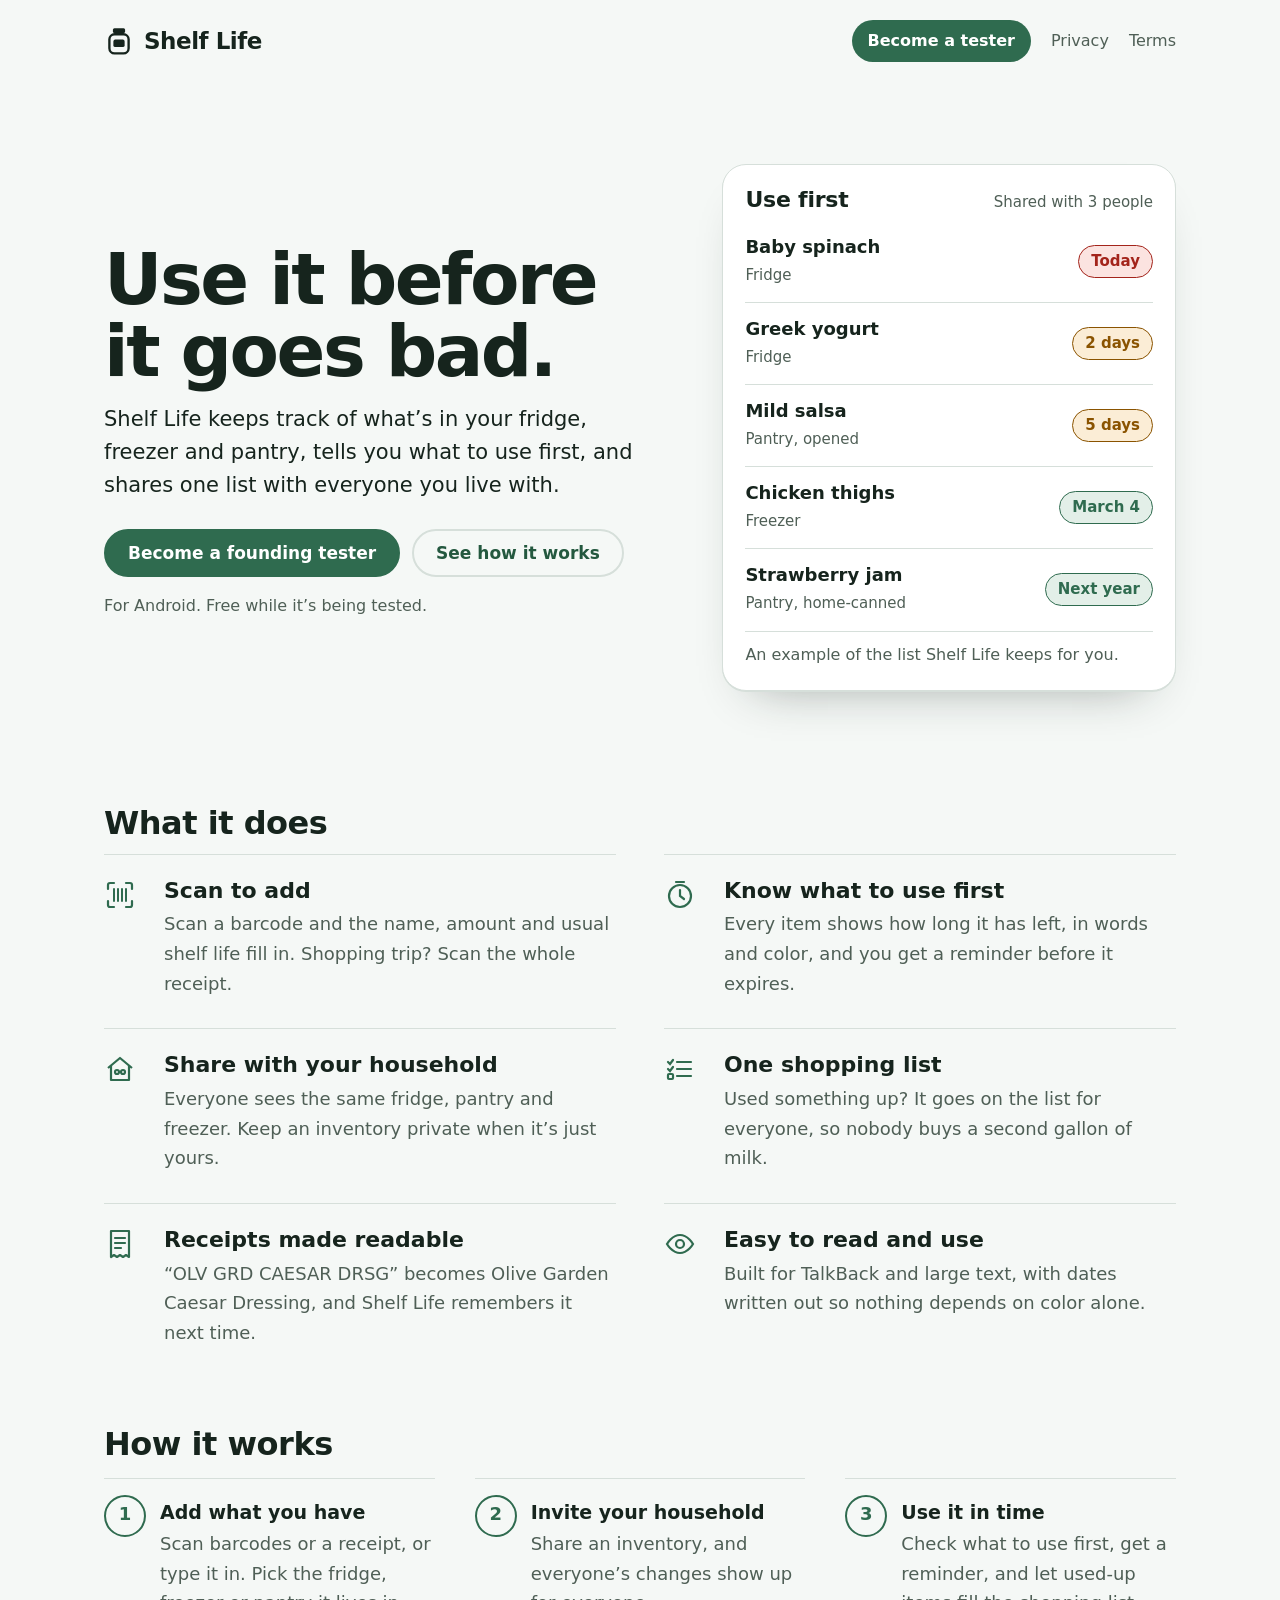
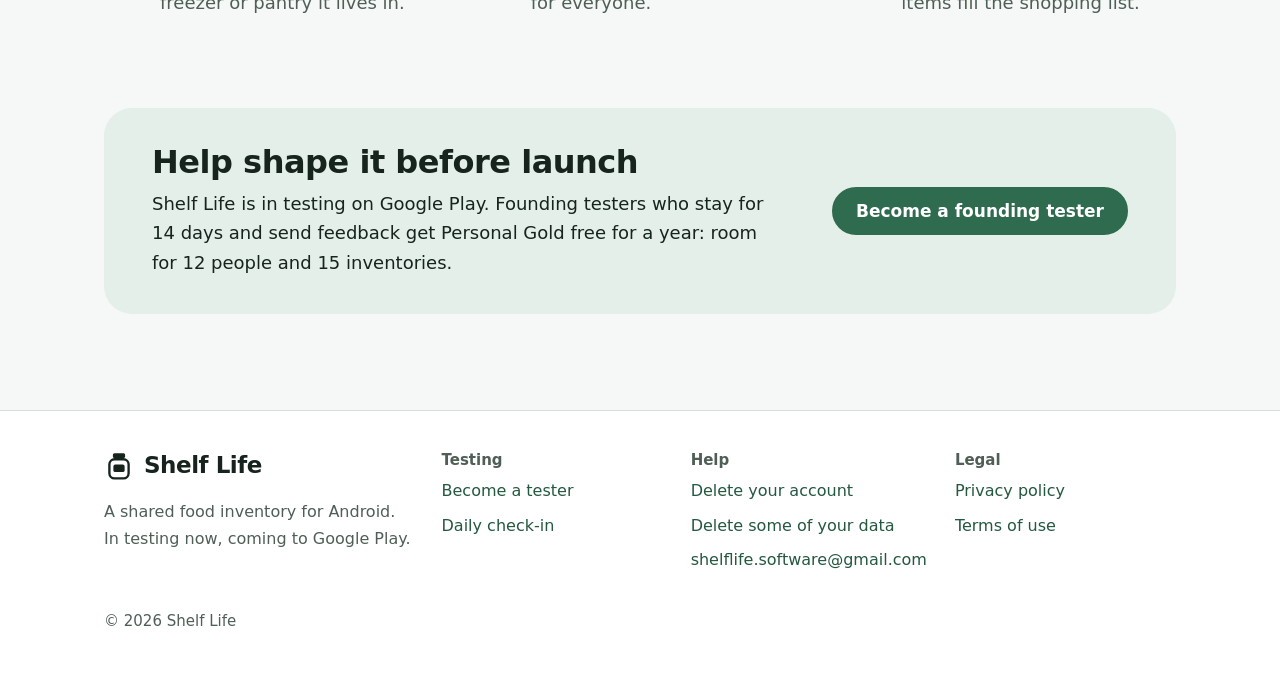
<file: index.html>
<!doctype html>
<html lang="en">
<head>
  <meta charset="utf-8">
  <meta name="viewport" content="width=device-width, initial-scale=1">
  <title>Shelf Life: know what to use before it goes bad</title>
  <meta name="description" content="Shelf Life is a shared food inventory for Android. Scan groceries in, see what to use first, get a reminder before things expire, and share one list with your household.">
  <meta property="og:title" content="Shelf Life">
  <meta property="og:description" content="Know what’s in the fridge and pantry, use it before it goes bad, and share one list with everyone you live with.">
  <meta property="og:type" content="website">
  <meta http-equiv="Content-Security-Policy" content="default-src 'self'; script-src 'self' 'unsafe-inline' https://challenges.cloudflare.com; style-src 'self' 'unsafe-inline' https://fonts.googleapis.com; font-src https://fonts.gstatic.com; img-src 'self' data:; connect-src https://ebxvcxdxijuygfoatgzl.supabase.co; frame-src https://challenges.cloudflare.com; object-src 'none'; base-uri 'none'; form-action 'self'">
  <meta name="referrer" content="strict-origin-when-cross-origin">
  <meta name="theme-color" content="#2f6b4f">
  <link rel="icon" href="data:image/svg+xml,%3Csvg xmlns='http://www.w3.org/2000/svg' viewBox='0 0 32 32'%3E%3Crect x='9.5' y='2.5' width='13' height='5' rx='1.6' fill='%232f6b4f'/%3E%3Crect x='5.75' y='8.75' width='20.5' height='20.5' rx='5.5' fill='white' stroke='%232f6b4f' stroke-width='2.5'/%3E%3Crect x='10' y='14.5' width='12' height='8' rx='2' fill='%232f6b4f'/%3E%3C/svg%3E">
  <link rel="preconnect" href="https://fonts.googleapis.com">
  <link rel="preconnect" href="https://fonts.gstatic.com" crossorigin>
  <link rel="stylesheet" href="https://fonts.googleapis.com/css2?family=Atkinson+Hyperlegible+Next:wght@400;700&family=Bricolage+Grotesque:opsz,wdth,wght@12..96,75..100,700..800&display=swap">
  <link rel="stylesheet" href="style.css">
</head>
<body>
  <a class="skip" href="#main">Skip to content</a>
  <header class="site">
    <a class="wordmark" href="./" aria-label="Shelf Life home"><svg viewBox="0 0 32 32" aria-hidden="true" focusable="false"><rect x="9.5" y="2.5" width="13" height="5" rx="1.6" fill="currentColor"/><rect x="5.75" y="8.75" width="20.5" height="20.5" rx="5.5" fill="none" stroke="currentColor" stroke-width="2.5"/><rect x="10" y="14.5" width="12" height="8" rx="2" fill="currentColor"/></svg>Shelf Life</a>
    <nav aria-label="Main">
      <a href="testers.html" class="nav-cta">Become a tester</a>
      <a href="privacy.html">Privacy</a>
      <a href="terms.html">Terms</a>
    </nav>
  </header>

  <main id="main">
    <section class="hero" aria-labelledby="hero-title">
      <div>
        <h1 id="hero-title">Use it before it goes bad.</h1>
        <p class="lead">Shelf Life keeps track of what’s in your fridge, freezer and pantry, tells you what to use first,
          and shares one list with everyone you live with.</p>
        <div class="actions">
          <a class="button" href="testers.html">Become a founding tester</a>
          <a class="button plain" href="#how">See how it works</a>
        </div>
        <p class="note">For Android. Free while it’s being tested.</p>
      </div>
      <figure class="shelf" aria-labelledby="shelf-cap">
        <header>
          <strong>Use first</strong>
          <span>Shared with 3 people</span>
        </header>
        <ul>
          <li><span class="what"><b>Baby spinach</b><small>Fridge</small></span><span class="date today">Today</span></li>
          <li><span class="what"><b>Greek yogurt</b><small>Fridge</small></span><span class="date soon">2 days</span></li>
          <li><span class="what"><b>Mild salsa</b><small>Pantry, opened</small></span><span class="date soon">5 days</span></li>
          <li><span class="what"><b>Chicken thighs</b><small>Freezer</small></span><span class="date fresh">March 4</span></li>
          <li><span class="what"><b>Strawberry jam</b><small>Pantry, home-canned</small></span><span class="date fresh">Next year</span></li>
        </ul>
        <figcaption id="shelf-cap" class="small" style="padding:10px 0 12px;border-top:1px solid var(--line)">An example of the list Shelf Life keeps for you.</figcaption>
      </figure>
    </section>

    <section aria-labelledby="what">
      <h2 id="what">What it does</h2>
      <ul class="features">
        <li><svg viewBox="0 0 32 32" fill="none" stroke="currentColor" stroke-width="2.2" stroke-linecap="round" aria-hidden="true"><path d="M4 10V6a2 2 0 0 1 2-2h4M22 4h4a2 2 0 0 1 2 2v4M28 22v4a2 2 0 0 1-2 2h-4M10 28H6a2 2 0 0 1-2-2v-4"/><path d="M10 10v12M14 10v12M18 10v12M22 10v12" stroke-width="2"/></svg><h3>Scan to add</h3><p>Scan a barcode and the name, amount and usual shelf life fill in. Shopping trip? Scan the whole receipt.</p></li>
        <li><svg viewBox="0 0 32 32" fill="none" stroke="currentColor" stroke-width="2.2" stroke-linecap="round" aria-hidden="true"><circle cx="16" cy="17" r="11"/><path d="M16 11v6l4 3M12 3h8"/></svg><h3>Know what to use first</h3><p>Every item shows how long it has left, in words and color, and you get a reminder before it expires.</p></li>
        <li><svg viewBox="0 0 32 32" fill="none" stroke="currentColor" stroke-width="2.2" stroke-linejoin="round" aria-hidden="true"><path d="M4 15 16 5l12 10"/><path d="M7 13v14h18V13"/><circle cx="13" cy="19" r="2"/><circle cx="19" cy="19" r="2"/></svg><h3>Share with your household</h3><p>Everyone sees the same fridge, pantry and freezer. Keep an inventory private when it’s just yours.</p></li>
        <li><svg viewBox="0 0 32 32" fill="none" stroke="currentColor" stroke-width="2.2" stroke-linecap="round" aria-hidden="true"><path d="M13 9h14M13 16h14M13 23h14"/><path d="m4 9 2 2 3-4M4 16l2 2 3-4"/><rect x="4" y="21" width="5" height="5" rx="1"/></svg><h3>One shopping list</h3><p>Used something up? It goes on the list for everyone, so nobody buys a second gallon of milk.</p></li>
        <li><svg viewBox="0 0 32 32" fill="none" stroke="currentColor" stroke-width="2.2" stroke-linejoin="round" aria-hidden="true"><path d="M7 3h18v26l-3-2-3 2-3-2-3 2-3-2-3 2z"/><path d="M11 10h10M11 15h10M11 20h6" stroke-linecap="round"/></svg><h3>Receipts made readable</h3><p>“OLV GRD CAESAR DRSG” becomes Olive Garden Caesar Dressing, and Shelf Life remembers it next time.</p></li>
        <li><svg viewBox="0 0 32 32" fill="none" stroke="currentColor" stroke-width="2.2" stroke-linecap="round" aria-hidden="true"><path d="M3 16s5-9 13-9 13 9 13 9-5 9-13 9S3 16 3 16z"/><circle cx="16" cy="16" r="4"/></svg><h3>Easy to read and use</h3><p>Built for TalkBack and large text, with dates written out so nothing depends on color alone.</p></li>
      </ul>
    </section>

    <section aria-labelledby="how">
      <h2 id="how">How it works</h2>
      <ol class="steps-inline">
        <li><b>Add what you have</b><span>Scan barcodes or a receipt, or type it in. Pick the fridge, freezer or pantry it lives in.</span></li>
        <li><b>Invite your household</b><span>Share an inventory, and everyone’s changes show up for everyone.</span></li>
        <li><b>Use it in time</b><span>Check what to use first, get a reminder, and let used-up items fill the shopping list.</span></li>
      </ol>
    </section>

    <section class="band" aria-labelledby="testers">
      <div>
        <h2 id="testers">Help shape it before launch</h2>
        <p>Shelf Life is in testing on Google Play. Founding testers who stay for 14 days and send feedback get
          Personal Gold free for a year: room for 12 people and 15 inventories.</p>
      </div>
      <a class="button" href="testers.html">Become a founding tester</a>
    </section>
  </main>

  <footer class="site">
    <div class="inner">
      <div class="about">
        <a class="wordmark" href="./" aria-label="Shelf Life home"><svg viewBox="0 0 32 32" aria-hidden="true" focusable="false"><rect x="9.5" y="2.5" width="13" height="5" rx="1.6" fill="currentColor"/><rect x="5.75" y="8.75" width="20.5" height="20.5" rx="5.5" fill="none" stroke="currentColor" stroke-width="2.5"/><rect x="10" y="14.5" width="12" height="8" rx="2" fill="currentColor"/></svg>Shelf Life</a>
        <p>A shared food inventory for Android. In testing now, coming to Google Play.</p>
      </div>
      <nav aria-labelledby="f-test"><h2 id="f-test">Testing</h2><ul>
        <li><a href="testers.html">Become a tester</a></li>
        <li><a href="testers.html#check-in">Daily check-in</a></li>
      </ul></nav>
      <nav aria-labelledby="f-help"><h2 id="f-help">Help</h2><ul>
        <li><a href="delete-account.html">Delete your account</a></li>
        <li><a href="delete-data.html">Delete some of your data</a></li>
        <li><a href="mailto:shelflife.software@gmail.com">shelflife.software@gmail.com</a></li>
      </ul></nav>
      <nav aria-labelledby="f-legal"><h2 id="f-legal">Legal</h2><ul>
        <li><a href="privacy.html">Privacy policy</a></li>
        <li><a href="terms.html">Terms of use</a></li>
      </ul></nav>
      <p class="legal">© 2026 Shelf Life</p>
    </div>
  </footer>
</body>
</html>
</file>
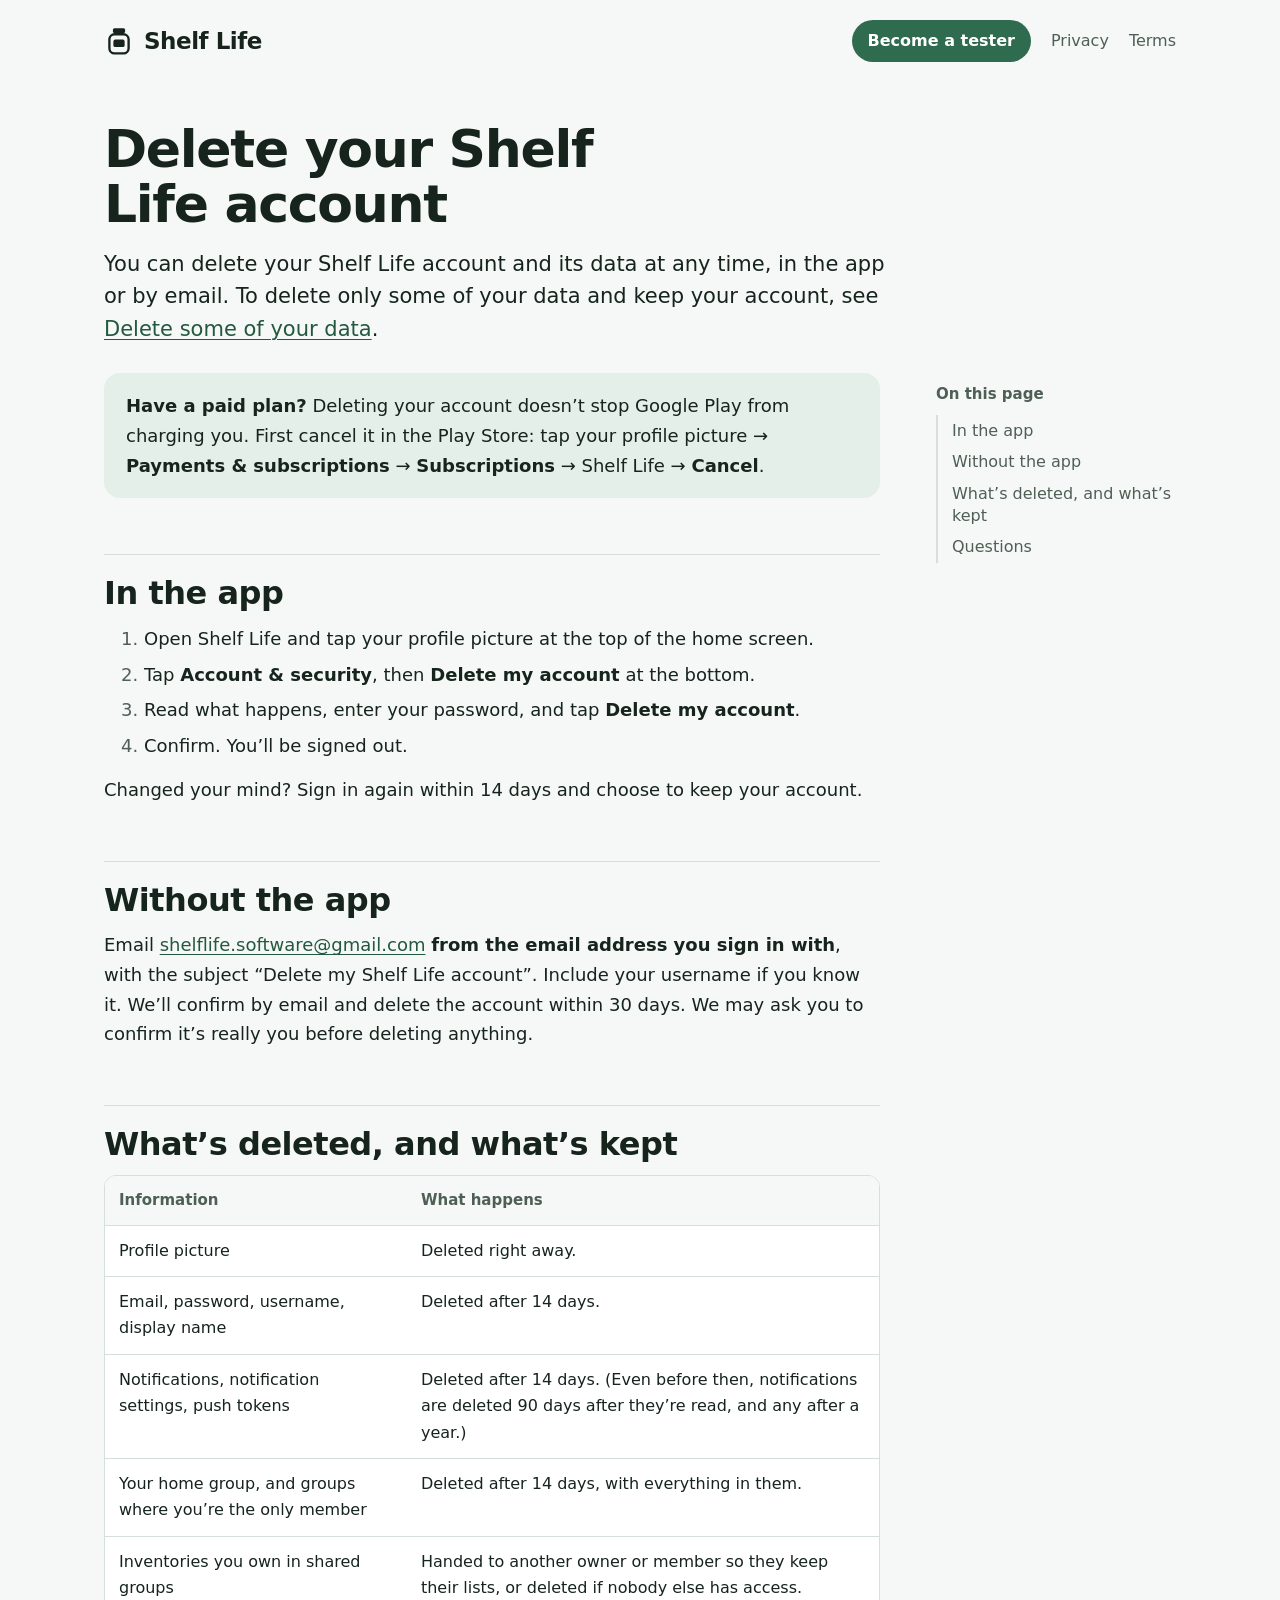
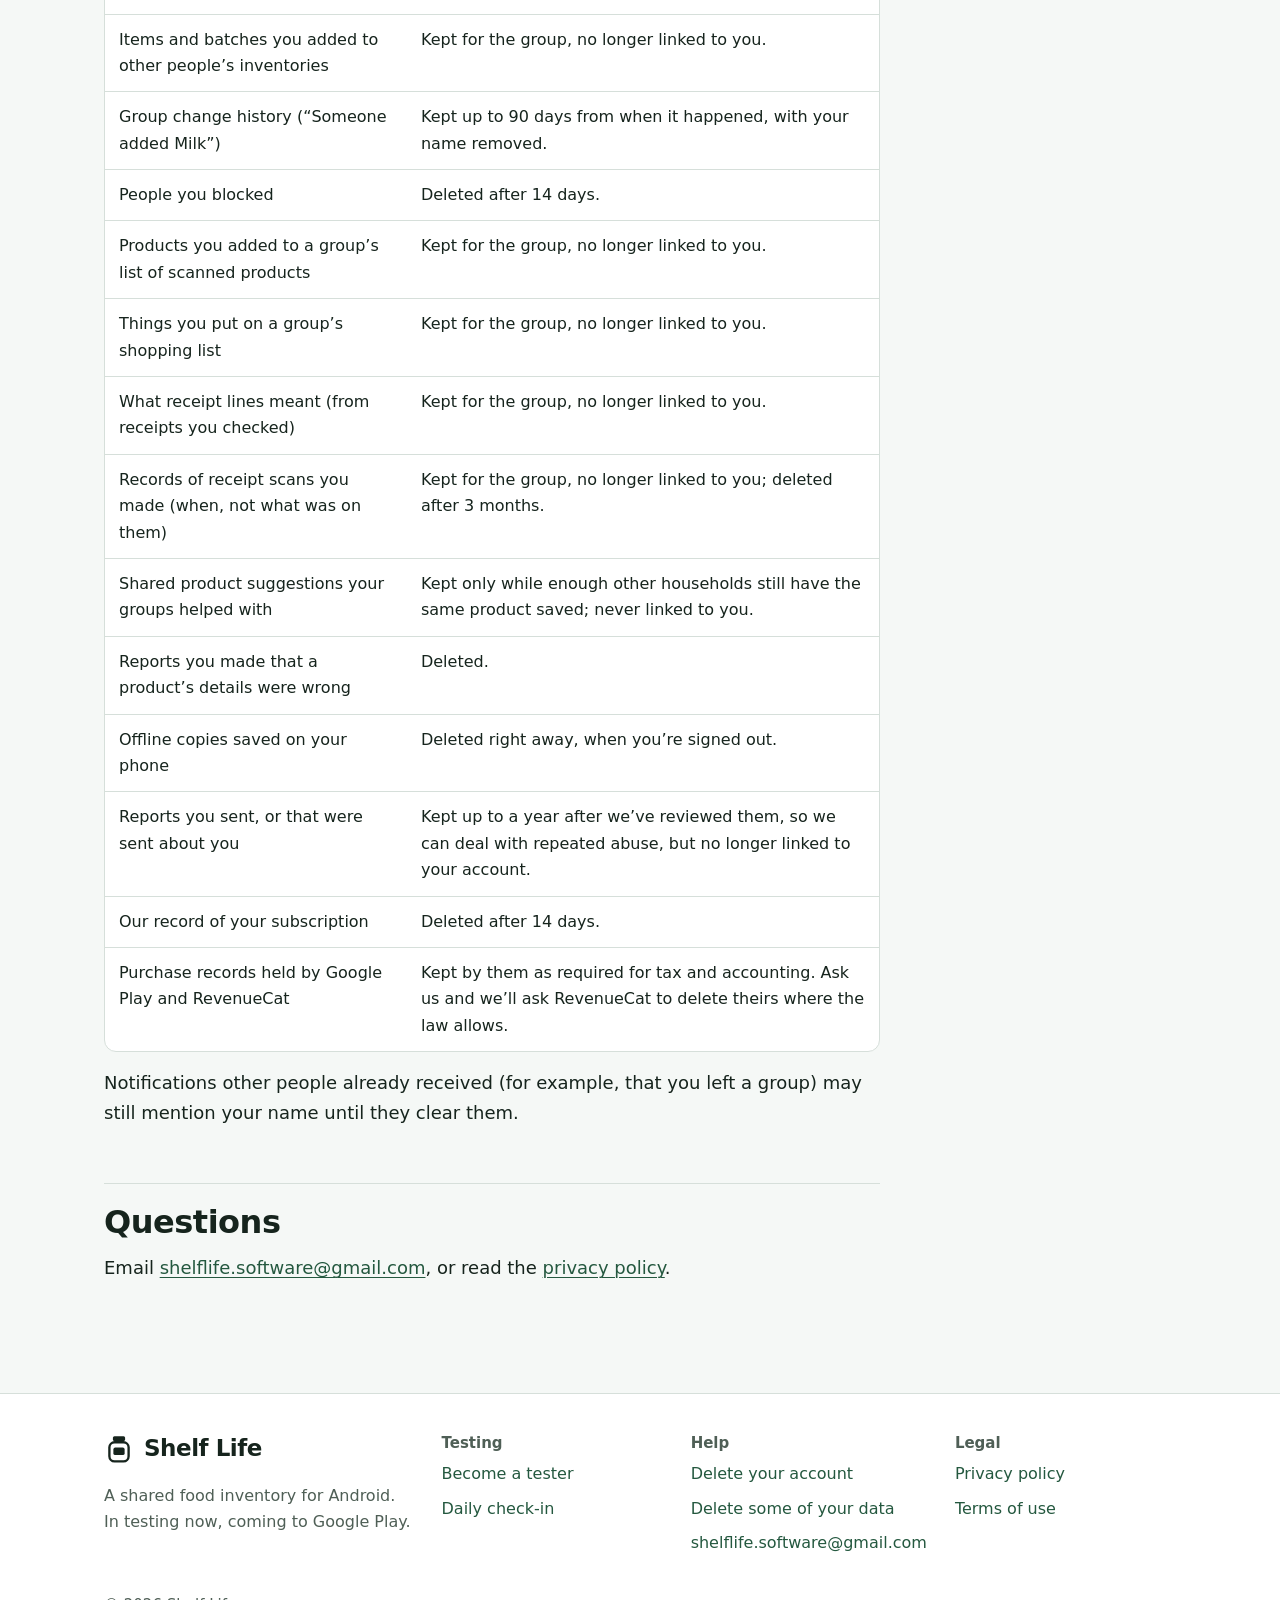
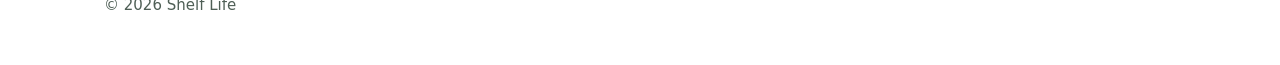
<file: delete-account.html>
<!doctype html>
<html lang="en">
<head>
  <meta charset="utf-8">
  <meta name="viewport" content="width=device-width, initial-scale=1">
  <title>Delete Your Account · Shelf Life</title>
  <meta name="description" content="How to delete your Shelf Life account and data, and what is deleted or kept.">
  <meta http-equiv="Content-Security-Policy" content="default-src 'self'; script-src 'self' 'unsafe-inline' https://challenges.cloudflare.com; style-src 'self' 'unsafe-inline' https://fonts.googleapis.com; font-src https://fonts.gstatic.com; img-src 'self' data:; connect-src https://ebxvcxdxijuygfoatgzl.supabase.co; frame-src https://challenges.cloudflare.com; object-src 'none'; base-uri 'none'; form-action 'self'">
  <meta name="referrer" content="strict-origin-when-cross-origin">
  <meta name="theme-color" content="#2f6b4f">
  <link rel="icon" href="data:image/svg+xml,%3Csvg xmlns='http://www.w3.org/2000/svg' viewBox='0 0 32 32'%3E%3Crect x='9.5' y='2.5' width='13' height='5' rx='1.6' fill='%232f6b4f'/%3E%3Crect x='5.75' y='8.75' width='20.5' height='20.5' rx='5.5' fill='white' stroke='%232f6b4f' stroke-width='2.5'/%3E%3Crect x='10' y='14.5' width='12' height='8' rx='2' fill='%232f6b4f'/%3E%3C/svg%3E">
  <link rel="preconnect" href="https://fonts.googleapis.com">
  <link rel="preconnect" href="https://fonts.gstatic.com" crossorigin>
  <link rel="stylesheet" href="https://fonts.googleapis.com/css2?family=Atkinson+Hyperlegible+Next:wght@400;700&family=Bricolage+Grotesque:opsz,wdth,wght@12..96,75..100,700..800&display=swap">
  <link rel="stylesheet" href="style.css">
</head>
<body>
  <a class="skip" href="#main">Skip to content</a>
  <header class="site">
    <a class="wordmark" href="./" aria-label="Shelf Life home"><svg viewBox="0 0 32 32" aria-hidden="true" focusable="false"><rect x="9.5" y="2.5" width="13" height="5" rx="1.6" fill="currentColor"/><rect x="5.75" y="8.75" width="20.5" height="20.5" rx="5.5" fill="none" stroke="currentColor" stroke-width="2.5"/><rect x="10" y="14.5" width="12" height="8" rx="2" fill="currentColor"/></svg>Shelf Life</a>
    <nav aria-label="Main">
      <a href="testers.html" class="nav-cta">Become a tester</a>
      <a href="privacy.html">Privacy</a>
      <a href="terms.html">Terms</a>
    </nav>
  </header>

  <main id="main">
    <div class="page-head">
    <h1>Delete your Shelf Life account</h1>
    <p class="lead">You can delete your Shelf Life account and its data at any time, in the app or by email.
      To delete only some of your data and keep your account, see <a href="delete-data.html">Delete some of your data</a>.</p>
    </div>
    <div class="doc">
      <aside class="toc" aria-labelledby="toc-title">
        <div class="sticky">
          <details open>
            <summary>On this page</summary>
            <h2 id="toc-title">On this page</h2>
            <ol>
            <li><a href="#in-app">In the app</a></li>
            <li><a href="#by-email">Without the app</a></li>
            <li><a href="#what-happens">What’s deleted, and what’s kept</a></li>
            <li><a href="#questions">Questions</a></li>
            </ol>
          </details>
        </div>
      </aside>
      <div class="body">
      <div class="box">
        <p><strong>Have a paid plan?</strong> Deleting your account doesn’t stop Google Play from charging you.
          First cancel it in the Play Store: tap your profile picture → <strong>Payments &amp; subscriptions</strong>
          → <strong>Subscriptions</strong> → Shelf Life → <strong>Cancel</strong>.</p>
      </div>

      <h2 id="in-app">In the app</h2>
      <ol>
        <li>Open Shelf Life and tap your profile picture at the top of the home screen.</li>
        <li>Tap <strong>Account &amp; security</strong>, then <strong>Delete my account</strong> at the bottom.</li>
        <li>Read what happens, enter your password, and tap <strong>Delete my account</strong>.</li>
        <li>Confirm. You’ll be signed out.</li>
      </ol>
      <p>Changed your mind? Sign in again within 14 days and choose to keep your account.</p>

      <h2 id="by-email">Without the app</h2>
      <p>Email <a href="mailto:shelflife.software@gmail.com?subject=Delete%20my%20Shelf%20Life%20account">shelflife.software@gmail.com</a>
        <strong>from the email address you sign in with</strong>, with the subject “Delete my Shelf Life account”.
        Include your username if you know it. We’ll confirm by email and delete the account within 30 days.
        We may ask you to confirm it’s really you before deleting anything.</p>

      <h2 id="what-happens">What’s deleted, and what’s kept</h2>
      <div class="table-wrap">
        <table>
          <thead><tr><th scope="col">Information</th><th scope="col">What happens</th></tr></thead>
          <tbody>
            <tr><td>Profile picture</td><td>Deleted right away.</td></tr>
            <tr><td>Email, password, username, display name</td><td>Deleted after 14 days.</td></tr>
            <tr><td>Notifications, notification settings, push tokens</td><td>Deleted after 14 days. (Even before then, notifications are deleted 90 days after they’re read, and any after a year.)</td></tr>
            <tr><td>Your home group, and groups where you’re the only member</td><td>Deleted after 14 days, with everything in them.</td></tr>
            <tr><td>Inventories you own in shared groups</td><td>Handed to another owner or member so they keep their lists, or deleted if nobody else has access.</td></tr>
            <tr><td>Items and batches you added to other people’s inventories</td><td>Kept for the group, no longer linked to you.</td></tr>
            <tr><td>Group change history (“Someone added Milk”)</td><td>Kept up to 90 days from when it happened, with your name removed.</td></tr>
            <tr><td>People you blocked</td><td>Deleted after 14 days.</td></tr>
            <tr><td>Products you added to a group’s list of scanned products</td><td>Kept for the group, no longer linked to you.</td></tr>
            <tr><td>Things you put on a group’s shopping list</td><td>Kept for the group, no longer linked to you.</td></tr>
            <tr><td>What receipt lines meant (from receipts you checked)</td><td>Kept for the group, no longer linked to you.</td></tr>
            <tr><td>Records of receipt scans you made (when, not what was on them)</td><td>Kept for the group, no longer linked to you; deleted after 3 months.</td></tr>
            <tr><td>Shared product suggestions your groups helped with</td><td>Kept only while enough other households still have the same product saved; never linked to you.</td></tr>
            <tr><td>Reports you made that a product’s details were wrong</td><td>Deleted.</td></tr>
            <tr><td>Offline copies saved on your phone</td><td>Deleted right away, when you’re signed out.</td></tr>
            <tr><td>Reports you sent, or that were sent about you</td><td>Kept up to a year after we’ve reviewed them, so we can
              deal with repeated abuse, but no longer linked to your account.</td></tr>
            <tr><td>Our record of your subscription</td><td>Deleted after 14 days.</td></tr>
            <tr><td>Purchase records held by Google Play and RevenueCat</td><td>Kept by them as required for tax and accounting.
              Ask us and we’ll ask RevenueCat to delete theirs where the law allows.</td></tr>
          </tbody>
        </table>
      </div>
      <p>Notifications other people already received (for example, that you left a group) may still mention your name
        until they clear them.</p>

      <h2 id="questions">Questions</h2>
      <p>Email <a href="mailto:shelflife.software@gmail.com">shelflife.software@gmail.com</a>, or read the
        <a href="privacy.html">privacy policy</a>.</p>
      </div>
    </div>
  </main>
  <script>
    // "On this page" starts folded on phones; it sits beside the text on wide screens.
    if (!matchMedia('(min-width: 1000px)').matches) document.querySelectorAll('.toc details').forEach(function (d) { d.open = false; });
  </script>

  <footer class="site">
    <div class="inner">
      <div class="about">
        <a class="wordmark" href="./" aria-label="Shelf Life home"><svg viewBox="0 0 32 32" aria-hidden="true" focusable="false"><rect x="9.5" y="2.5" width="13" height="5" rx="1.6" fill="currentColor"/><rect x="5.75" y="8.75" width="20.5" height="20.5" rx="5.5" fill="none" stroke="currentColor" stroke-width="2.5"/><rect x="10" y="14.5" width="12" height="8" rx="2" fill="currentColor"/></svg>Shelf Life</a>
        <p>A shared food inventory for Android. In testing now, coming to Google Play.</p>
      </div>
      <nav aria-labelledby="f-test"><h2 id="f-test">Testing</h2><ul>
        <li><a href="testers.html">Become a tester</a></li>
        <li><a href="testers.html#check-in">Daily check-in</a></li>
      </ul></nav>
      <nav aria-labelledby="f-help"><h2 id="f-help">Help</h2><ul>
        <li><a href="delete-account.html">Delete your account</a></li>
        <li><a href="delete-data.html">Delete some of your data</a></li>
        <li><a href="mailto:shelflife.software@gmail.com">shelflife.software@gmail.com</a></li>
      </ul></nav>
      <nav aria-labelledby="f-legal"><h2 id="f-legal">Legal</h2><ul>
        <li><a href="privacy.html">Privacy policy</a></li>
        <li><a href="terms.html">Terms of use</a></li>
      </ul></nav>
      <p class="legal">© 2026 Shelf Life</p>
    </div>
  </footer>
</body>
</html>
</file>
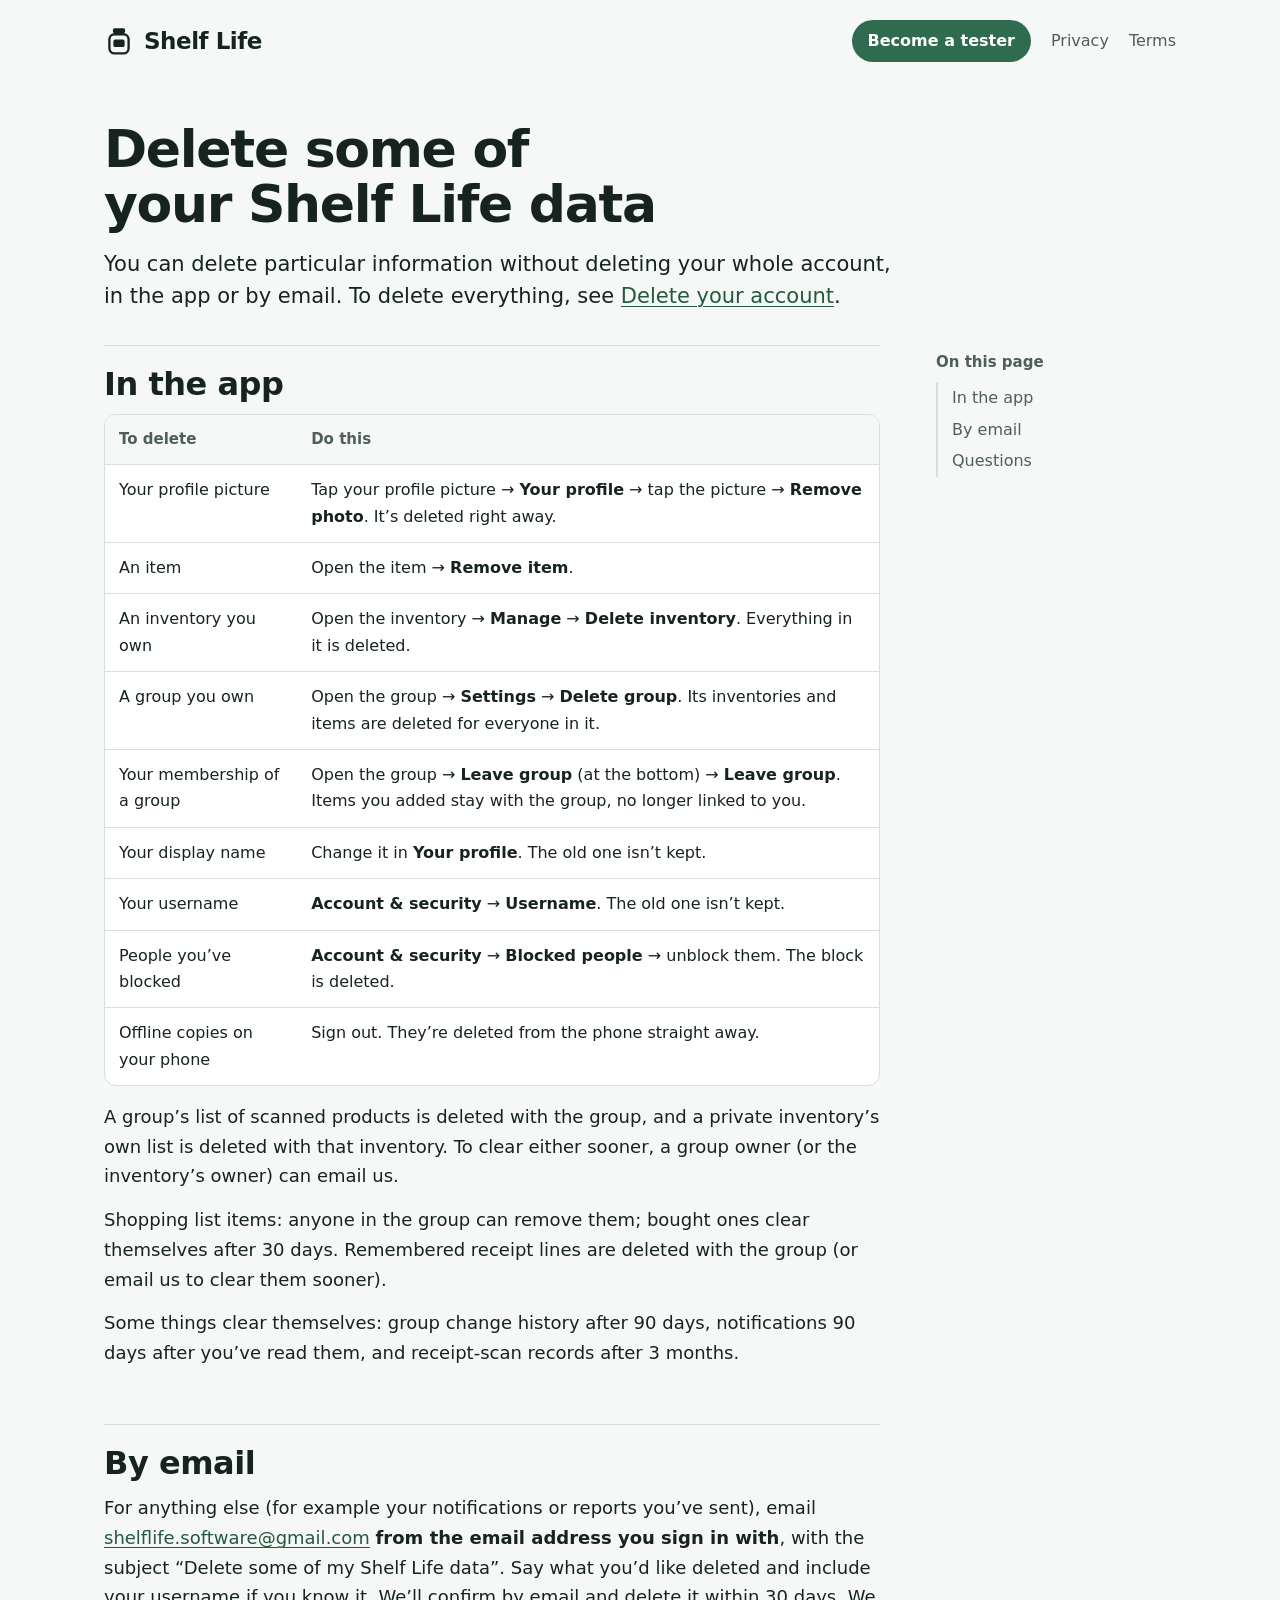
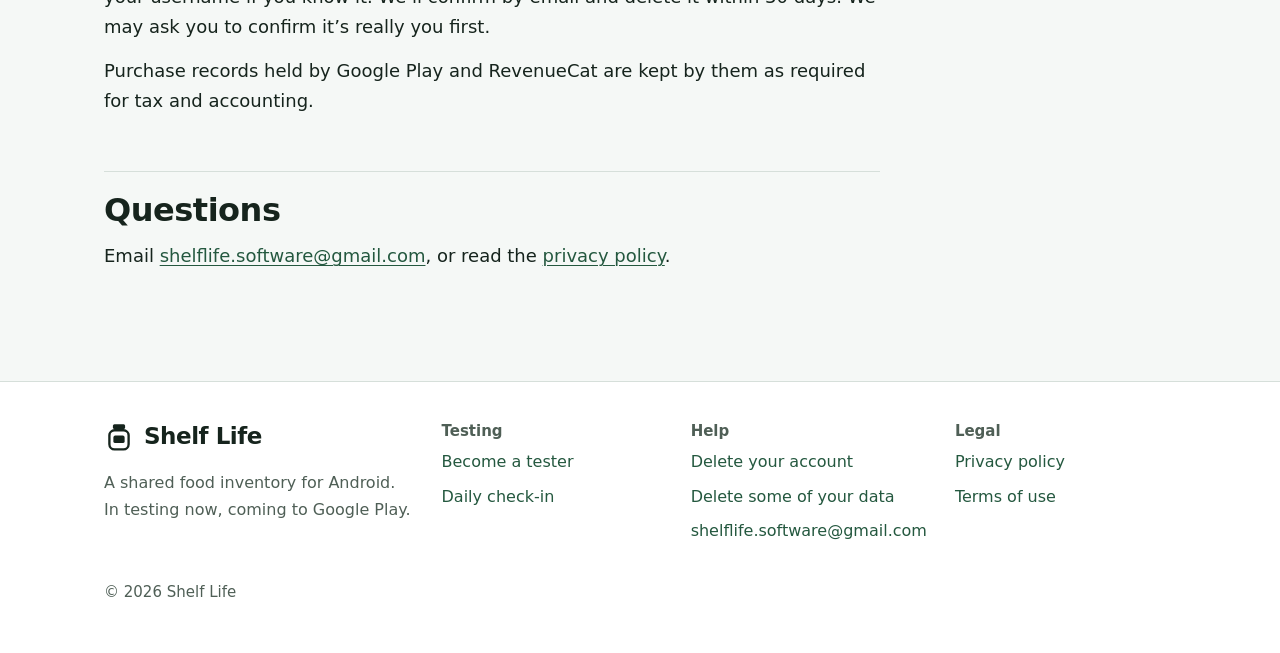
<file: delete-data.html>
<!doctype html>
<html lang="en">
<head>
  <meta charset="utf-8">
  <meta name="viewport" content="width=device-width, initial-scale=1">
  <title>Delete Some Data · Shelf Life</title>
  <meta name="description" content="How to delete some of your Shelf Life data without deleting your account.">
  <meta http-equiv="Content-Security-Policy" content="default-src 'self'; script-src 'self' 'unsafe-inline' https://challenges.cloudflare.com; style-src 'self' 'unsafe-inline' https://fonts.googleapis.com; font-src https://fonts.gstatic.com; img-src 'self' data:; connect-src https://ebxvcxdxijuygfoatgzl.supabase.co; frame-src https://challenges.cloudflare.com; object-src 'none'; base-uri 'none'; form-action 'self'">
  <meta name="referrer" content="strict-origin-when-cross-origin">
  <meta name="theme-color" content="#2f6b4f">
  <link rel="icon" href="data:image/svg+xml,%3Csvg xmlns='http://www.w3.org/2000/svg' viewBox='0 0 32 32'%3E%3Crect x='9.5' y='2.5' width='13' height='5' rx='1.6' fill='%232f6b4f'/%3E%3Crect x='5.75' y='8.75' width='20.5' height='20.5' rx='5.5' fill='white' stroke='%232f6b4f' stroke-width='2.5'/%3E%3Crect x='10' y='14.5' width='12' height='8' rx='2' fill='%232f6b4f'/%3E%3C/svg%3E">
  <link rel="preconnect" href="https://fonts.googleapis.com">
  <link rel="preconnect" href="https://fonts.gstatic.com" crossorigin>
  <link rel="stylesheet" href="https://fonts.googleapis.com/css2?family=Atkinson+Hyperlegible+Next:wght@400;700&family=Bricolage+Grotesque:opsz,wdth,wght@12..96,75..100,700..800&display=swap">
  <link rel="stylesheet" href="style.css">
</head>
<body>
  <a class="skip" href="#main">Skip to content</a>
  <header class="site">
    <a class="wordmark" href="./" aria-label="Shelf Life home"><svg viewBox="0 0 32 32" aria-hidden="true" focusable="false"><rect x="9.5" y="2.5" width="13" height="5" rx="1.6" fill="currentColor"/><rect x="5.75" y="8.75" width="20.5" height="20.5" rx="5.5" fill="none" stroke="currentColor" stroke-width="2.5"/><rect x="10" y="14.5" width="12" height="8" rx="2" fill="currentColor"/></svg>Shelf Life</a>
    <nav aria-label="Main">
      <a href="testers.html" class="nav-cta">Become a tester</a>
      <a href="privacy.html">Privacy</a>
      <a href="terms.html">Terms</a>
    </nav>
  </header>

  <main id="main">
    <div class="page-head">
    <h1>Delete some of your Shelf Life data</h1>
    <p class="lead">You can delete particular information without deleting your whole account, in the app or by email.
      To delete everything, see <a href="delete-account.html">Delete your account</a>.</p>
    </div>
    <div class="doc">
      <aside class="toc" aria-labelledby="toc-title">
        <div class="sticky">
          <details open>
            <summary>On this page</summary>
            <h2 id="toc-title">On this page</h2>
            <ol>
            <li><a href="#in-app">In the app</a></li>
            <li><a href="#by-email">By email</a></li>
            <li><a href="#questions">Questions</a></li>
            </ol>
          </details>
        </div>
      </aside>
      <div class="body">
      <h2 id="in-app">In the app</h2>
      <div class="table-wrap"><table>
        <thead><tr><th>To delete</th><th>Do this</th></tr></thead>
        <tbody>
          <tr><td>Your profile picture</td><td>Tap your profile picture → <strong>Your profile</strong> → tap the picture → <strong>Remove photo</strong>. It’s deleted right away.</td></tr>
          <tr><td>An item</td><td>Open the item → <strong>Remove item</strong>.</td></tr>
          <tr><td>An inventory you own</td><td>Open the inventory → <strong>Manage</strong> → <strong>Delete inventory</strong>. Everything in it is deleted.</td></tr>
          <tr><td>A group you own</td><td>Open the group → <strong>Settings</strong> → <strong>Delete group</strong>. Its inventories and items are deleted for everyone in it.</td></tr>
          <tr><td>Your membership of a group</td><td>Open the group → <strong>Leave group</strong> (at the bottom) → <strong>Leave group</strong>. Items you added stay with the group, no longer linked to you.</td></tr>
          <tr><td>Your display name</td><td>Change it in <strong>Your profile</strong>. The old one isn’t kept.</td></tr>
          <tr><td>Your username</td><td><strong>Account &amp; security</strong> → <strong>Username</strong>. The old one isn’t kept.</td></tr>
          <tr><td>People you’ve blocked</td><td><strong>Account &amp; security</strong> → <strong>Blocked people</strong> → unblock them. The block is deleted.</td></tr>
          <tr><td>Offline copies on your phone</td><td>Sign out. They’re deleted from the phone straight away.</td></tr>
        </tbody>
      </table></div>
      <p>A group’s list of scanned products is deleted with the group, and a private inventory’s own list is
        deleted with that inventory. To clear either sooner, a group owner (or the inventory’s owner) can email us.</p>
      <p>Shopping list items: anyone in the group can remove them; bought ones clear themselves after 30 days.
        Remembered receipt lines are deleted with the group (or email us to clear them sooner).</p>
      <p>Some things clear themselves: group change history after 90 days, notifications 90 days after you’ve read
        them, and receipt-scan records after 3 months.</p>

      <h2 id="by-email">By email</h2>
      <p>For anything else (for example your notifications or reports you’ve sent), email
        <a href="mailto:shelflife.software@gmail.com?subject=Delete%20some%20of%20my%20Shelf%20Life%20data">shelflife.software@gmail.com</a>
        <strong>from the email address you sign in with</strong>, with the subject “Delete some of my Shelf Life data”.
        Say what you’d like deleted and include your username if you know it. We’ll confirm by email and delete it
        within 30 days. We may ask you to confirm it’s really you first.</p>
      <p>Purchase records held by Google Play and RevenueCat are kept by them as required for tax and accounting.</p>

      <h2 id="questions">Questions</h2>
      <p>Email <a href="mailto:shelflife.software@gmail.com">shelflife.software@gmail.com</a>, or read the
        <a href="privacy.html">privacy policy</a>.</p>
      </div>
    </div>
  </main>
  <script>
    // "On this page" starts folded on phones; it sits beside the text on wide screens.
    if (!matchMedia('(min-width: 1000px)').matches) document.querySelectorAll('.toc details').forEach(function (d) { d.open = false; });
  </script>

  <footer class="site">
    <div class="inner">
      <div class="about">
        <a class="wordmark" href="./" aria-label="Shelf Life home"><svg viewBox="0 0 32 32" aria-hidden="true" focusable="false"><rect x="9.5" y="2.5" width="13" height="5" rx="1.6" fill="currentColor"/><rect x="5.75" y="8.75" width="20.5" height="20.5" rx="5.5" fill="none" stroke="currentColor" stroke-width="2.5"/><rect x="10" y="14.5" width="12" height="8" rx="2" fill="currentColor"/></svg>Shelf Life</a>
        <p>A shared food inventory for Android. In testing now, coming to Google Play.</p>
      </div>
      <nav aria-labelledby="f-test"><h2 id="f-test">Testing</h2><ul>
        <li><a href="testers.html">Become a tester</a></li>
        <li><a href="testers.html#check-in">Daily check-in</a></li>
      </ul></nav>
      <nav aria-labelledby="f-help"><h2 id="f-help">Help</h2><ul>
        <li><a href="delete-account.html">Delete your account</a></li>
        <li><a href="delete-data.html">Delete some of your data</a></li>
        <li><a href="mailto:shelflife.software@gmail.com">shelflife.software@gmail.com</a></li>
      </ul></nav>
      <nav aria-labelledby="f-legal"><h2 id="f-legal">Legal</h2><ul>
        <li><a href="privacy.html">Privacy policy</a></li>
        <li><a href="terms.html">Terms of use</a></li>
      </ul></nav>
      <p class="legal">© 2026 Shelf Life</p>
    </div>
  </footer>
</body>
</html>
</file>
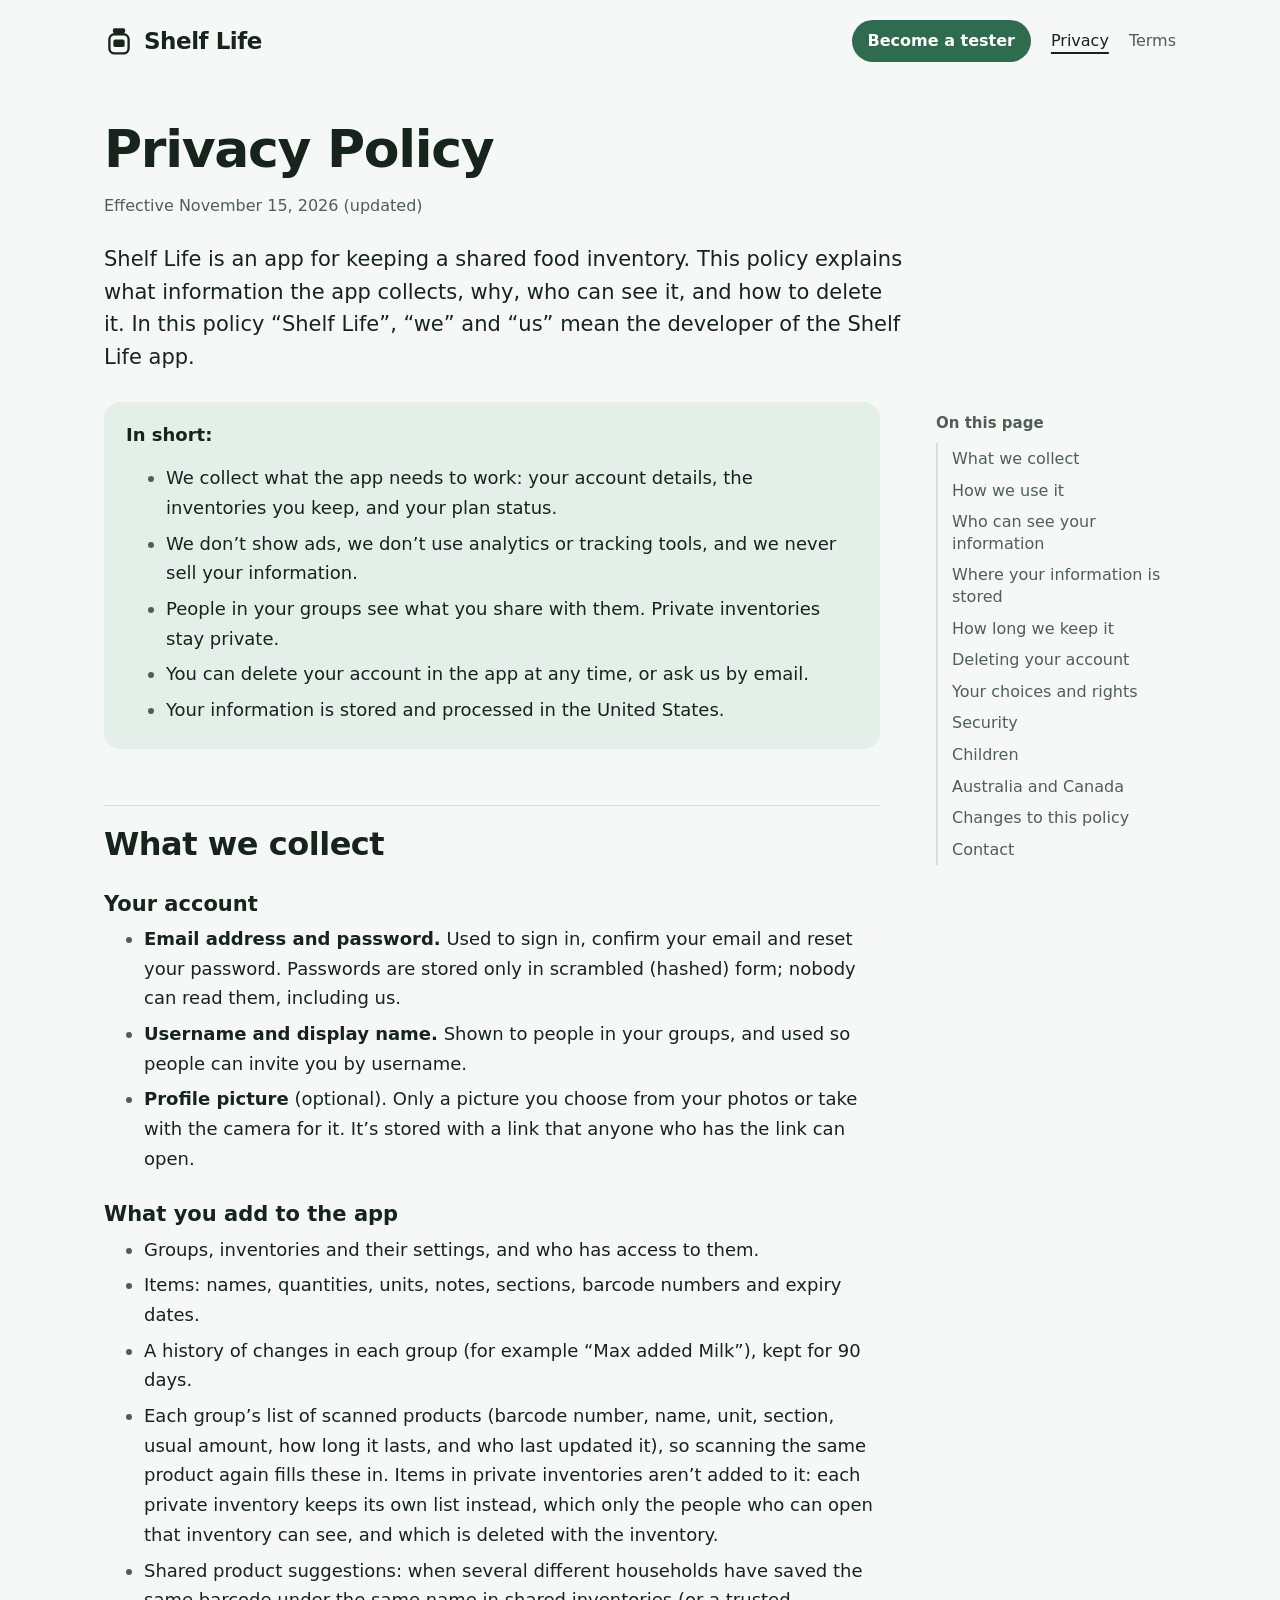
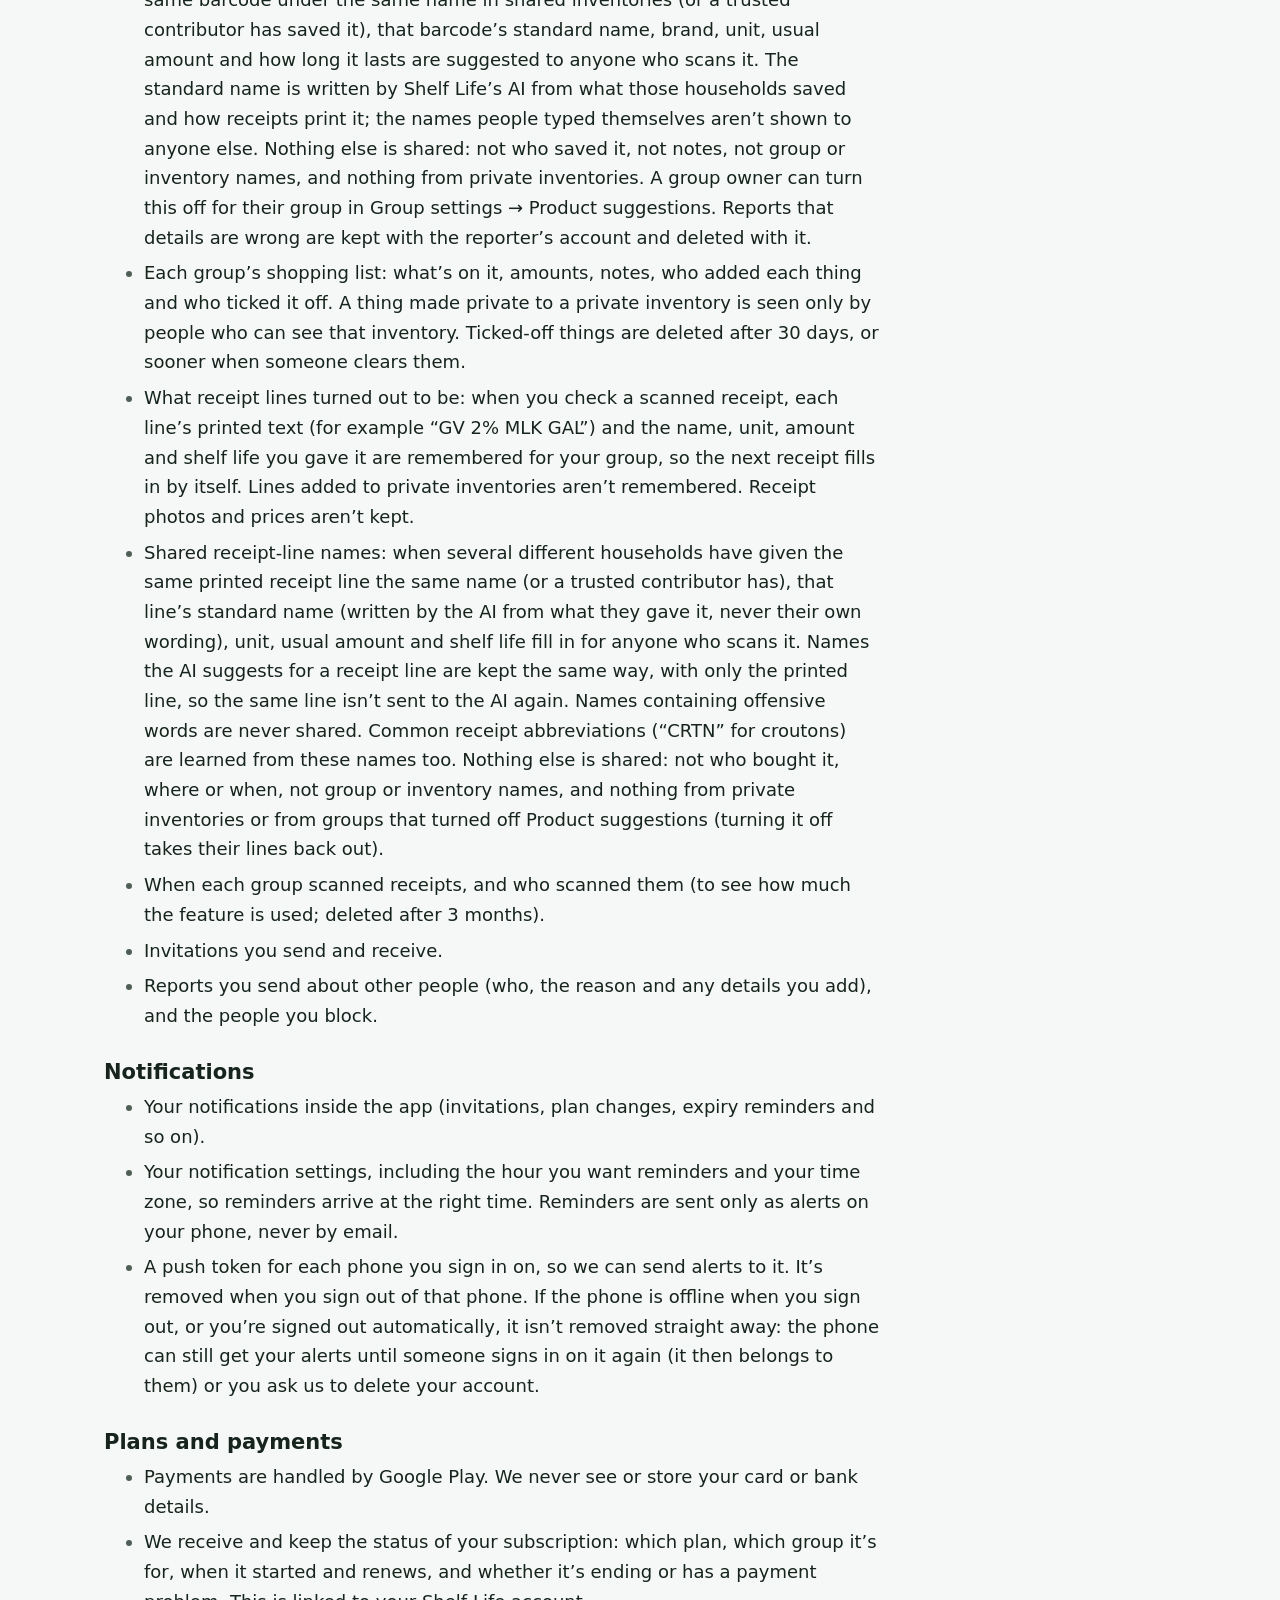
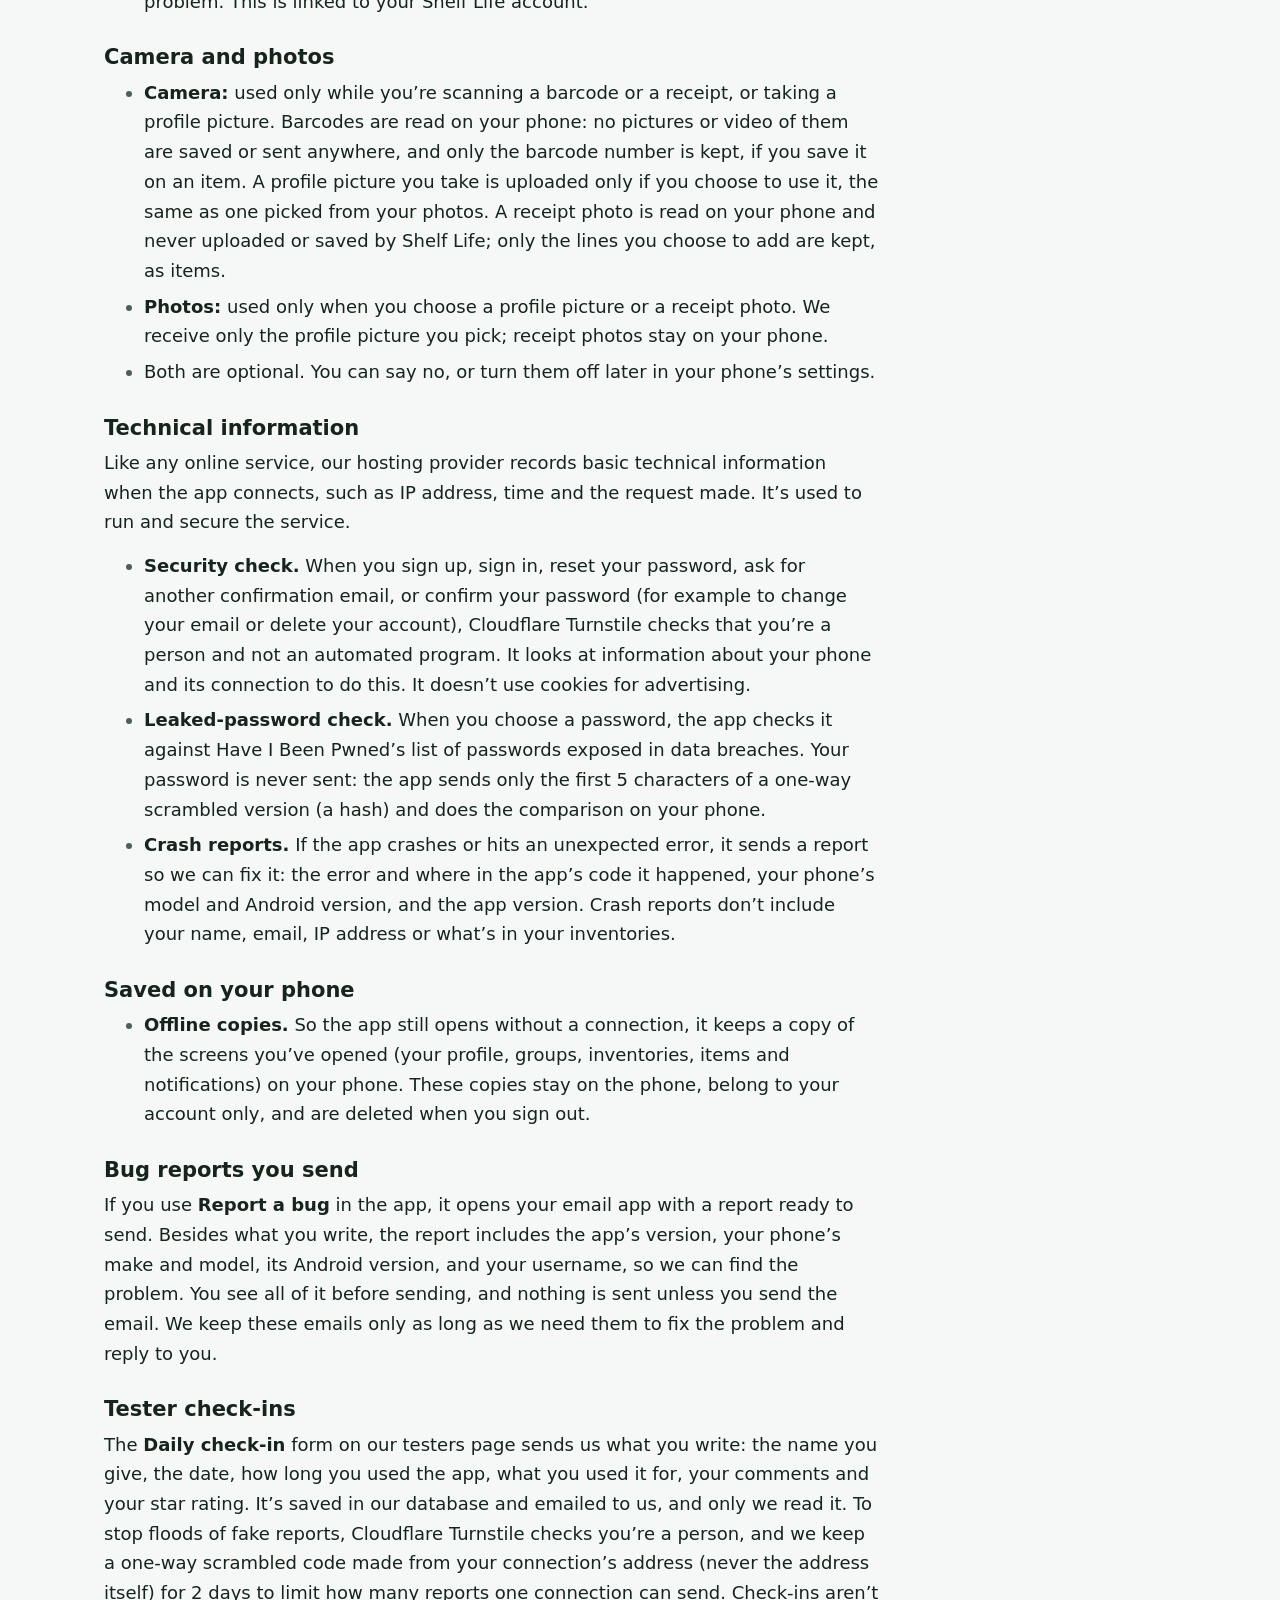
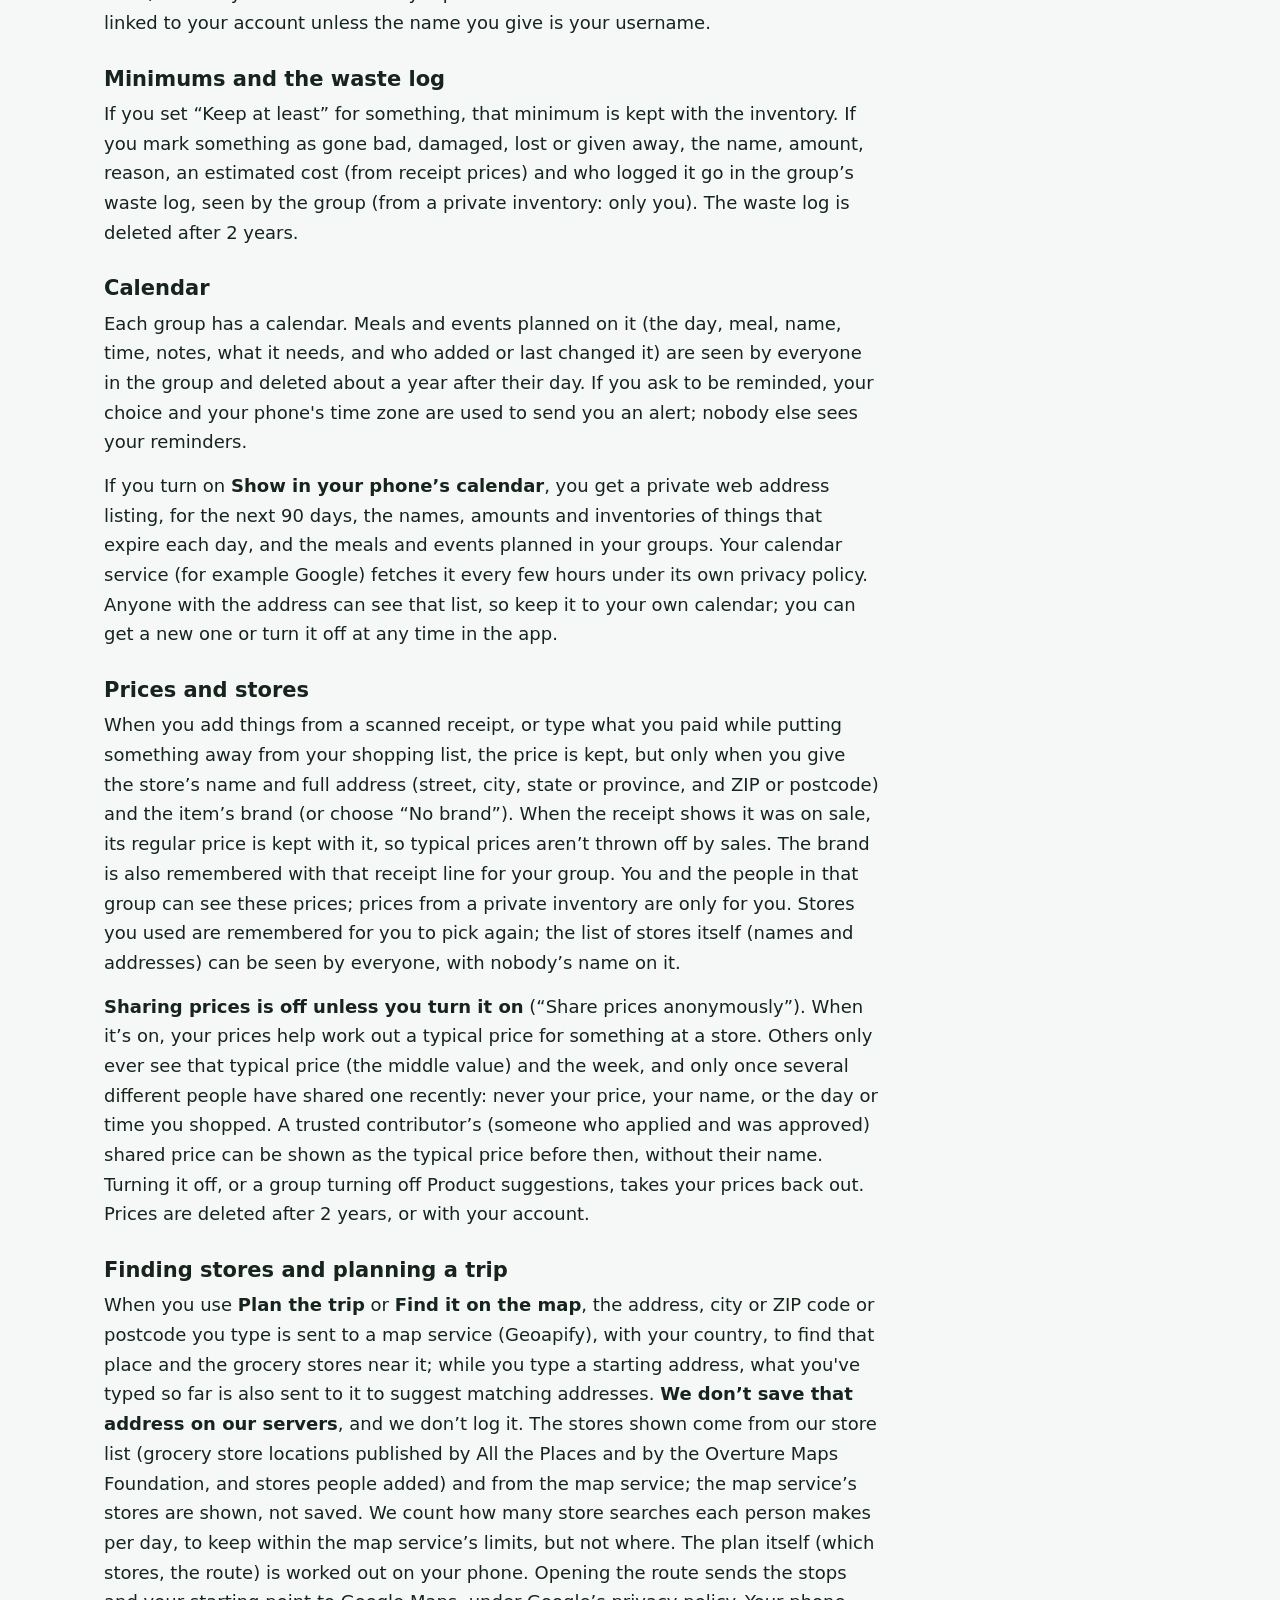
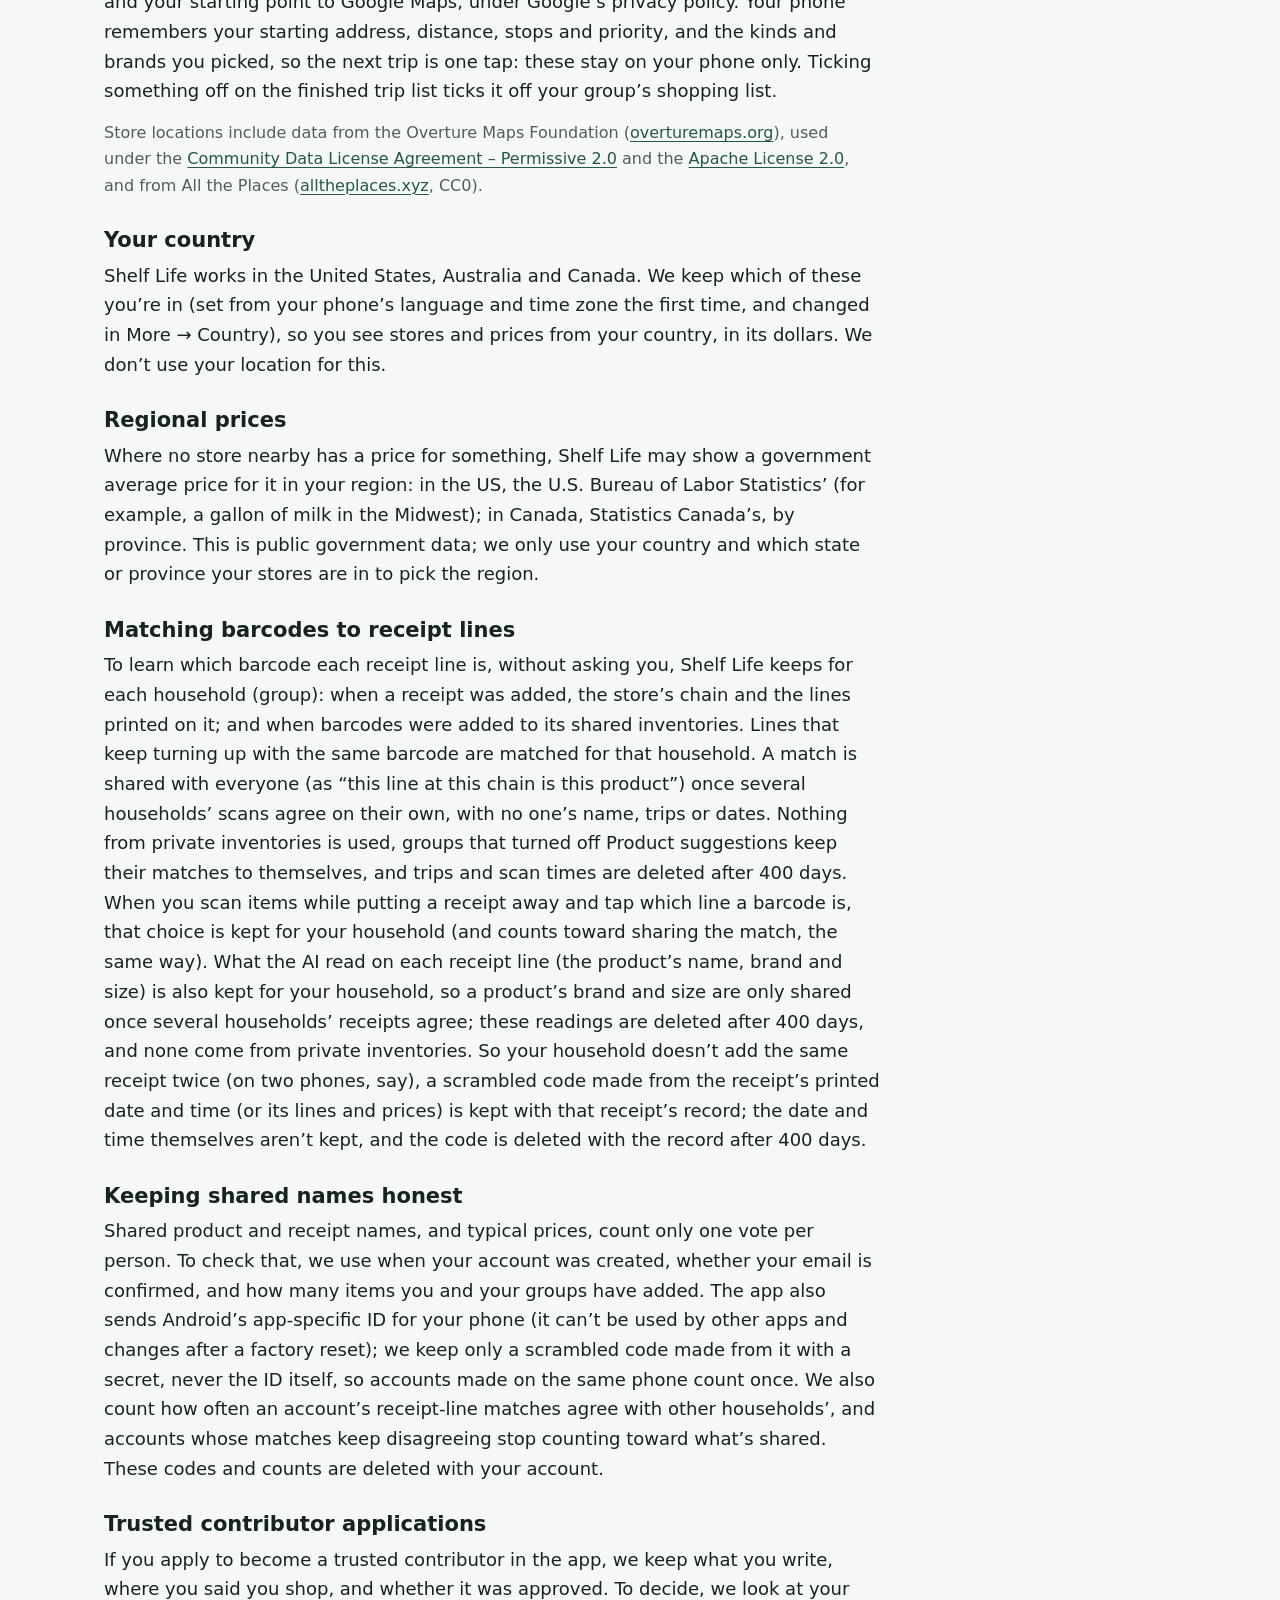
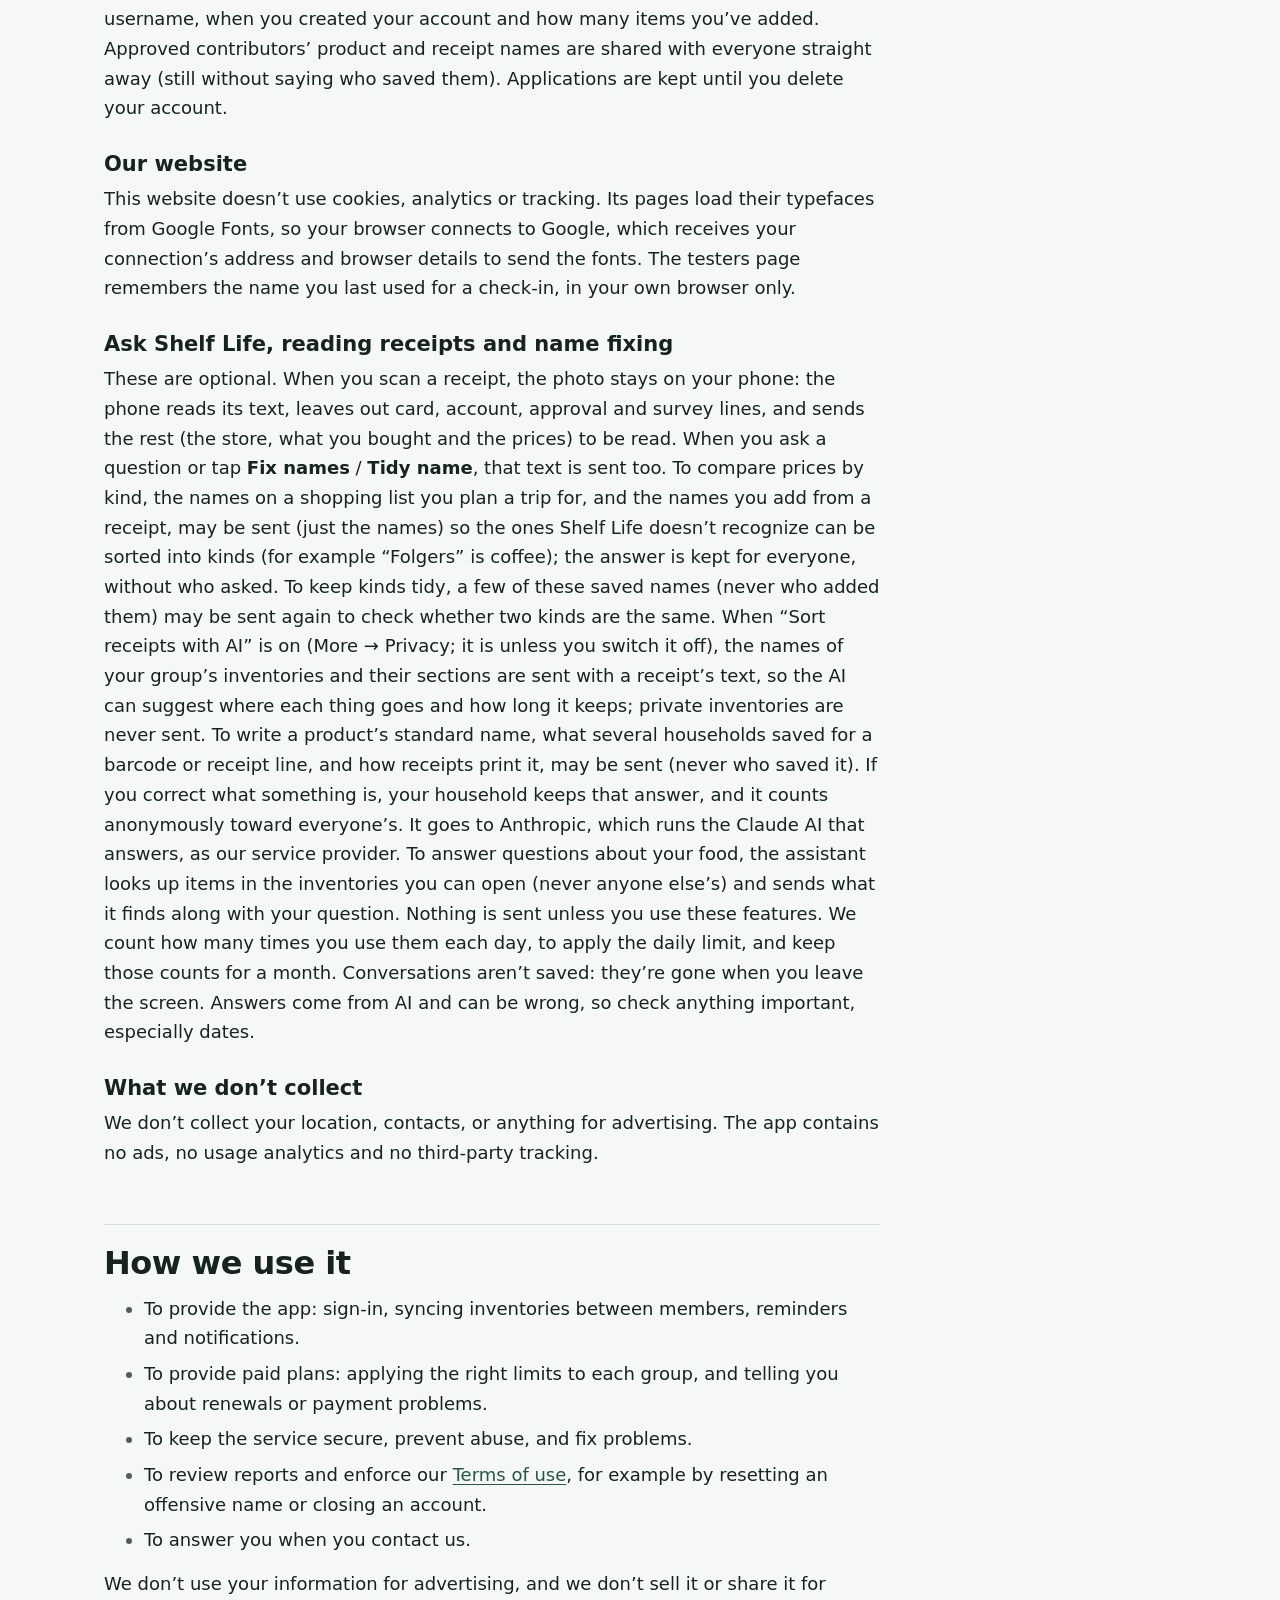
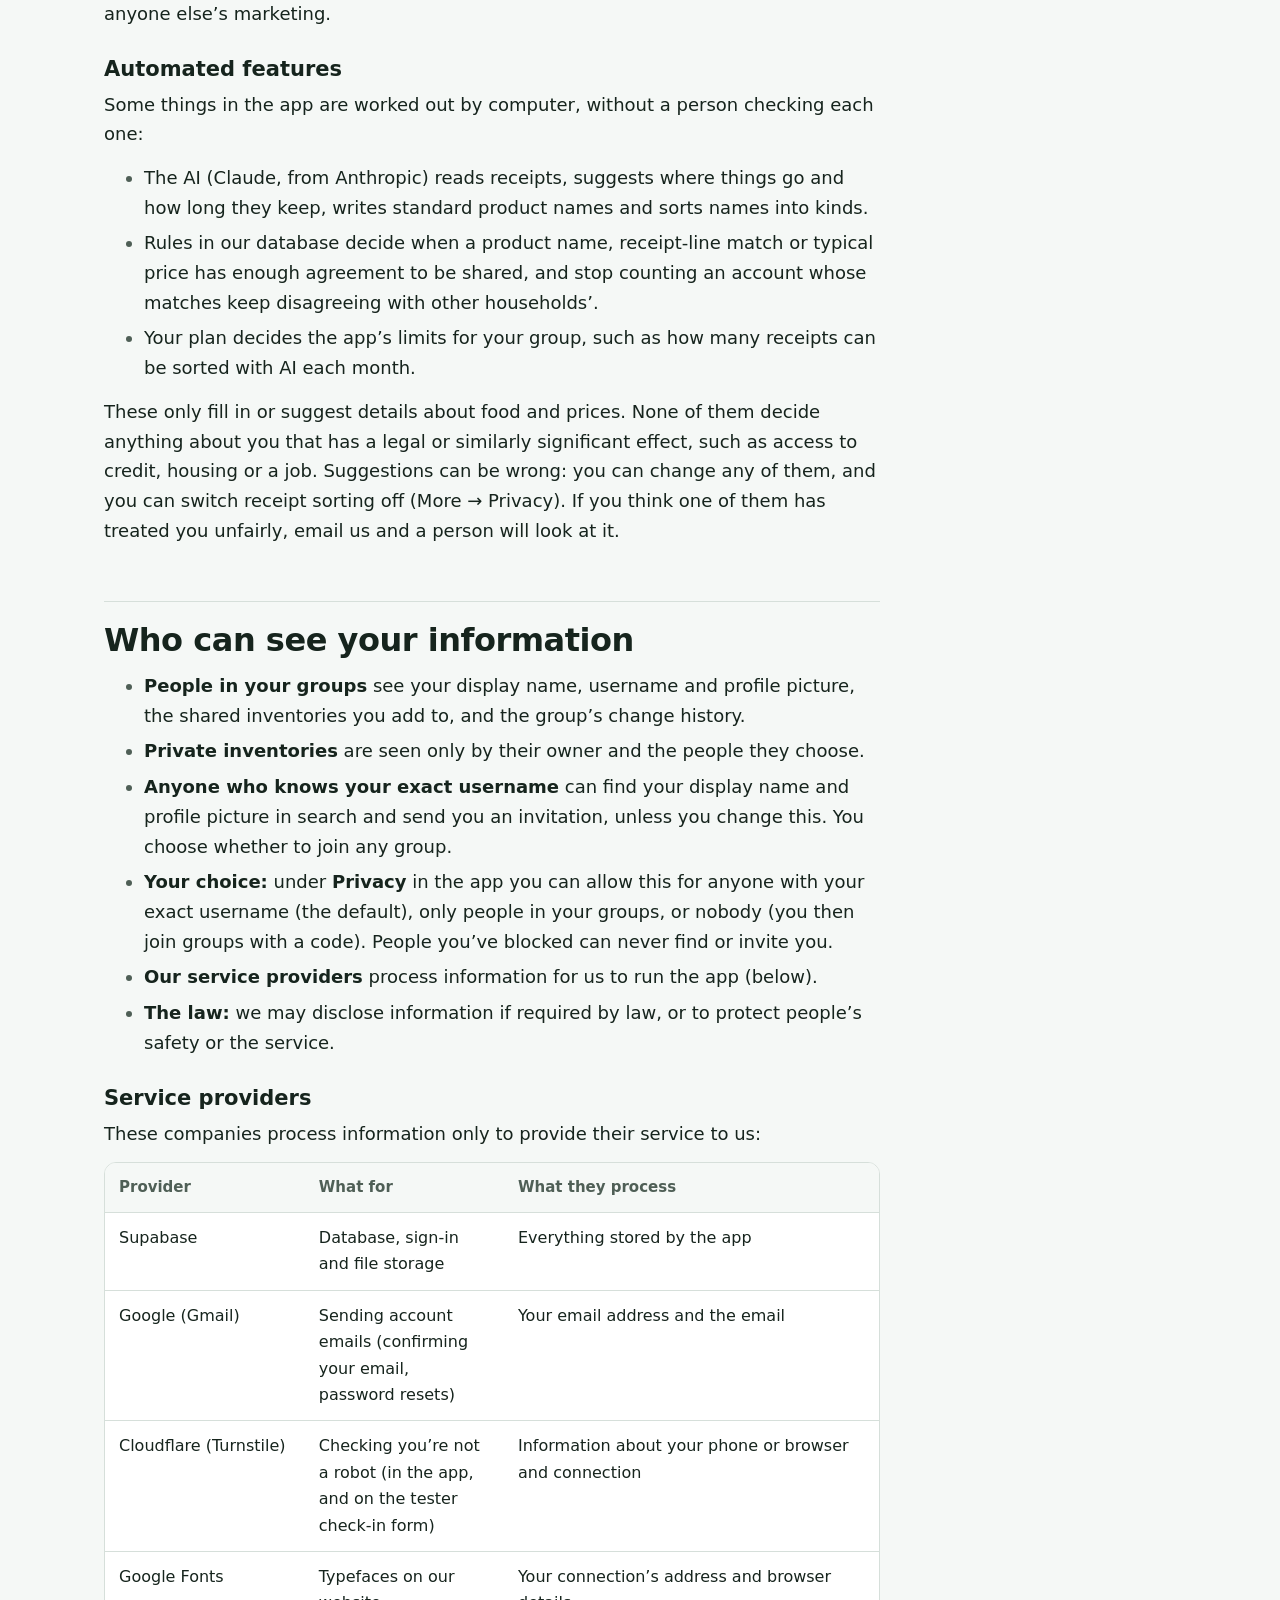
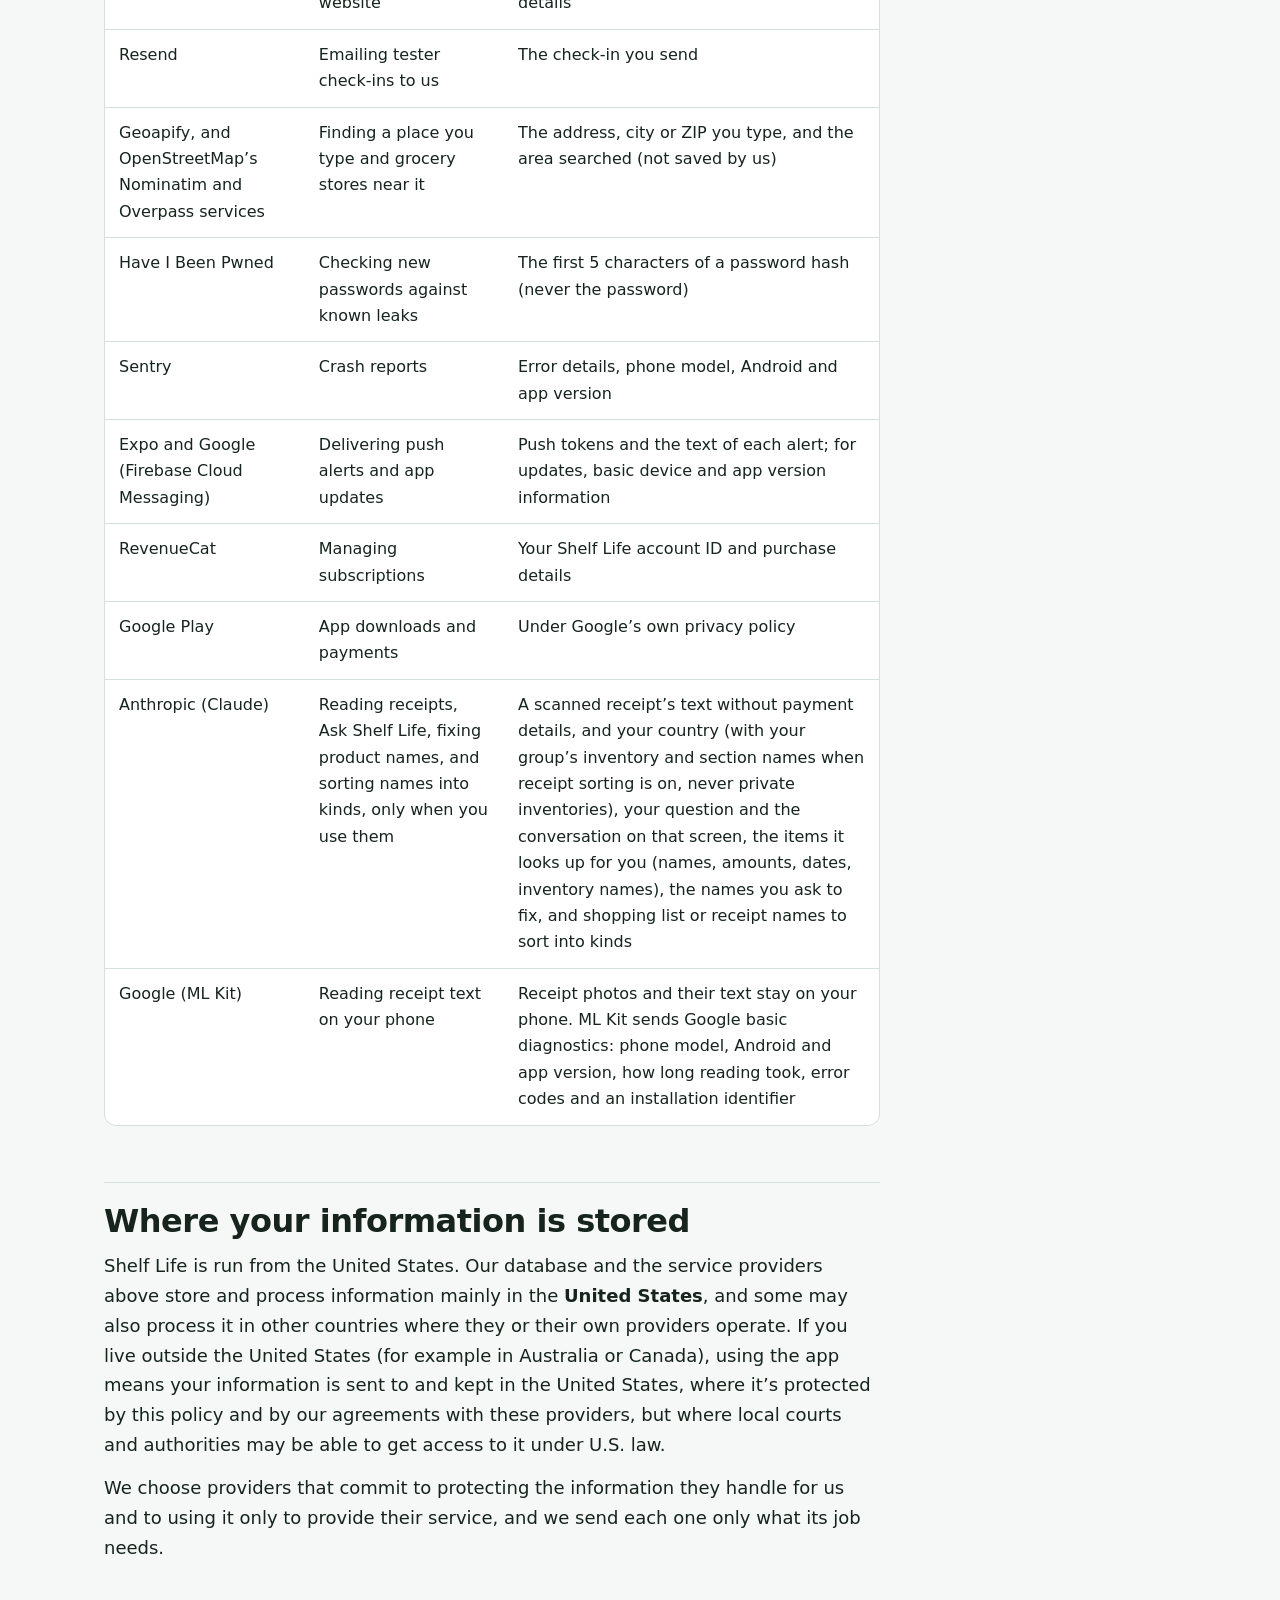
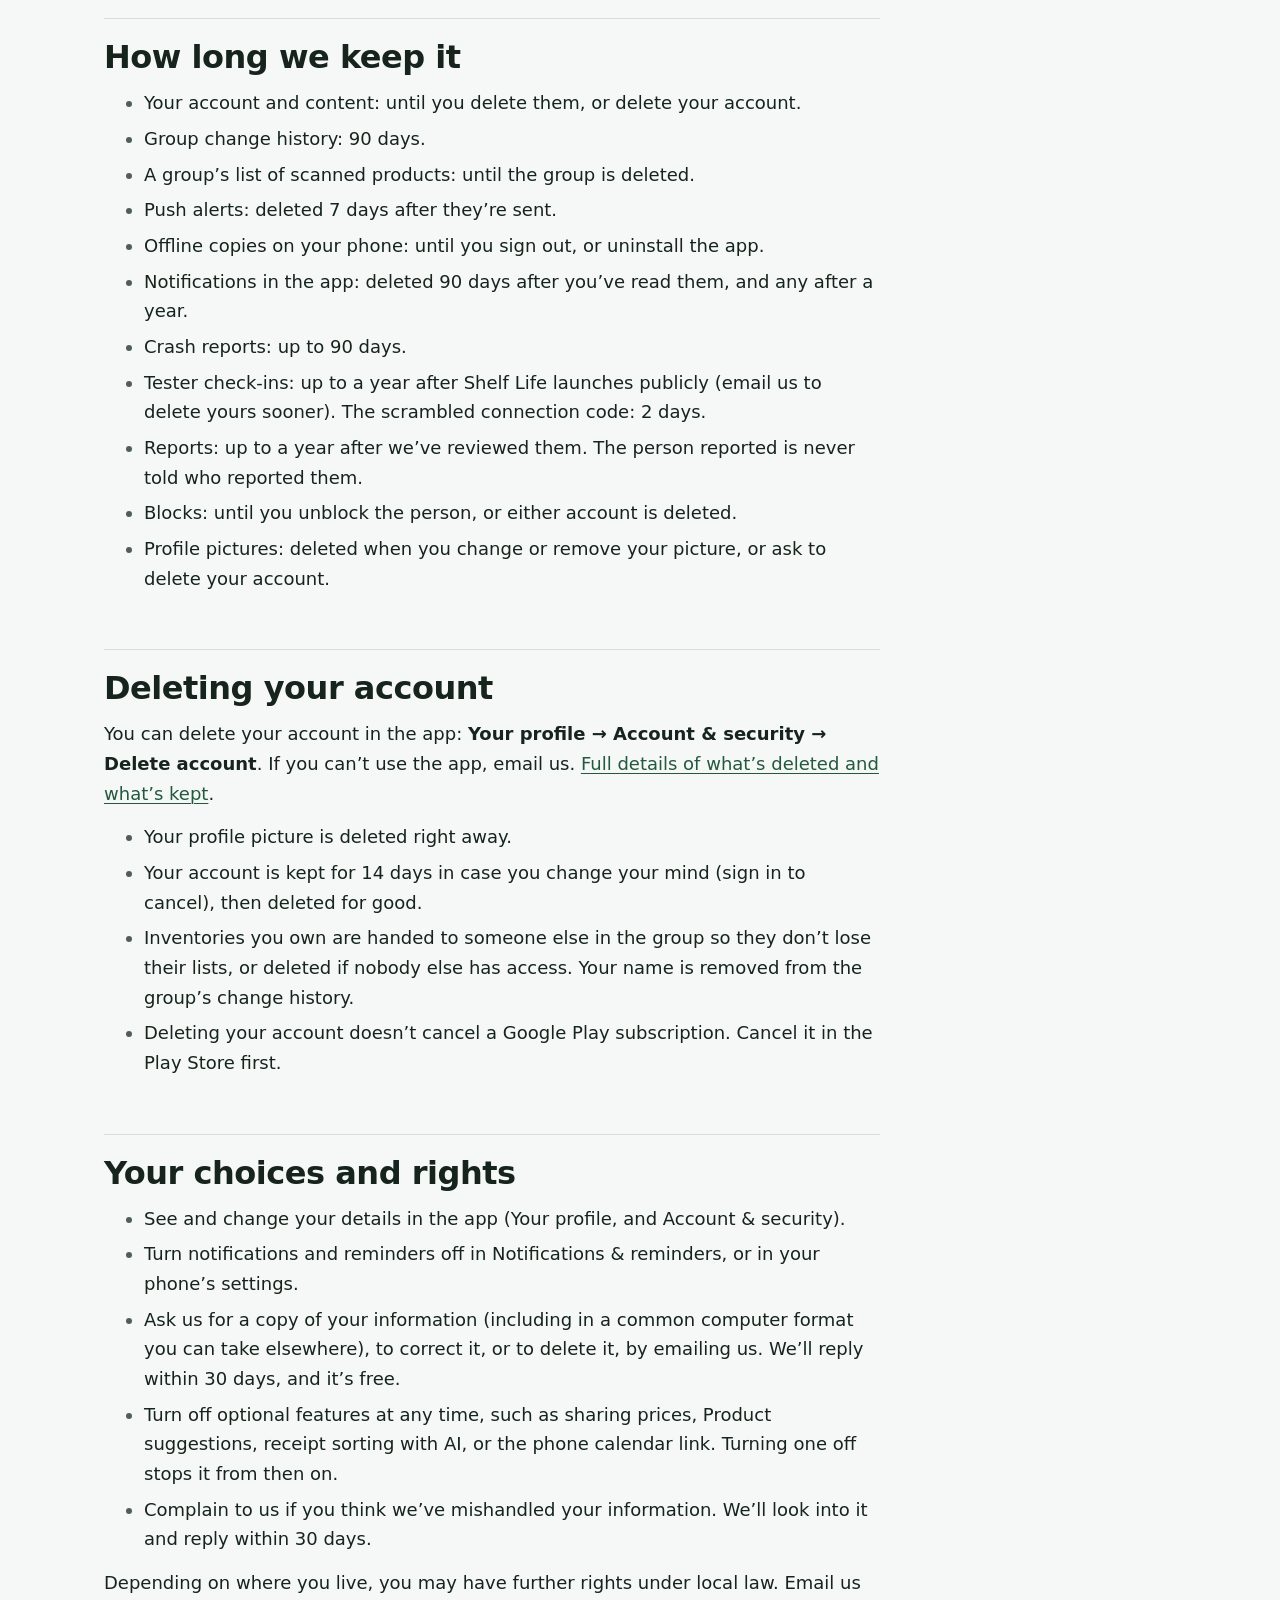
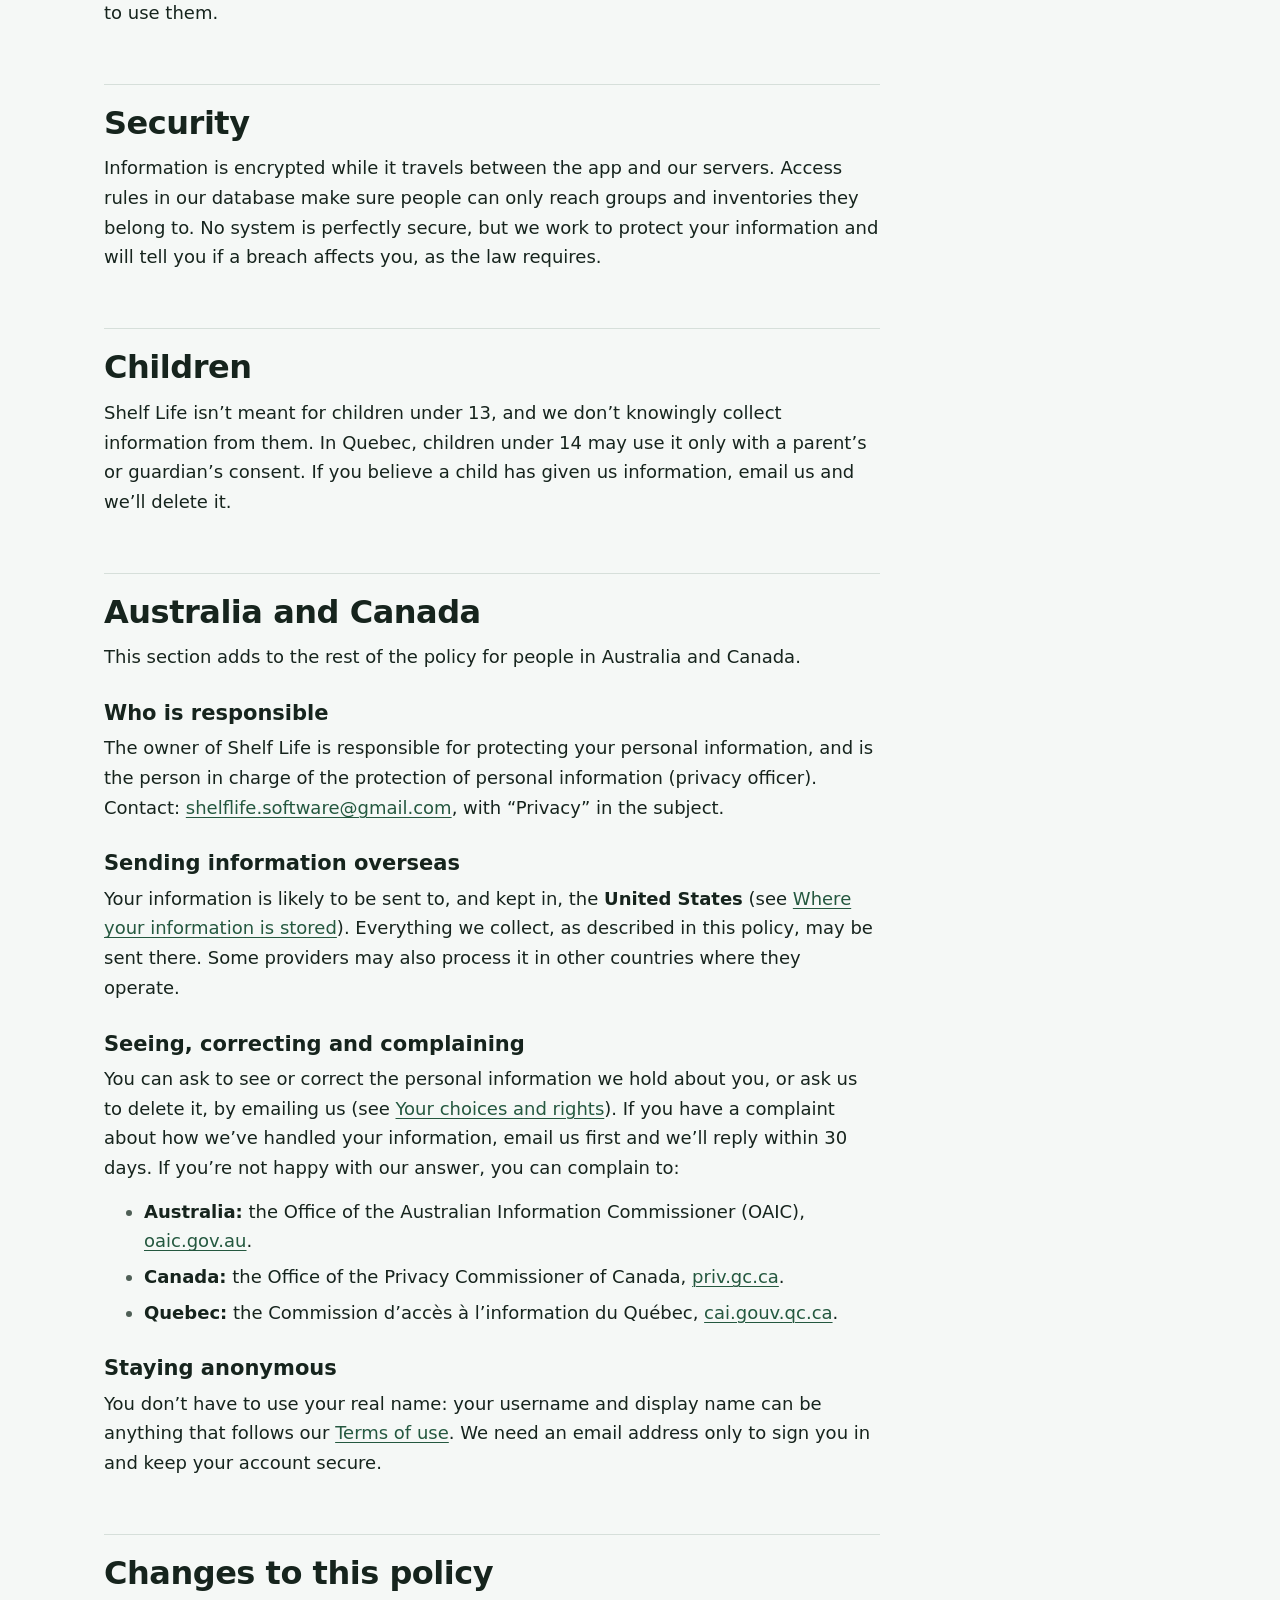
<file: privacy.html>
<!doctype html>
<html lang="en">
<head>
  <meta charset="utf-8">
  <meta name="viewport" content="width=device-width, initial-scale=1">
  <title>Privacy Policy · Shelf Life</title>
  <meta name="description" content="What the Shelf Life app collects, why, who it's shared with, and how to delete it.">
  <meta http-equiv="Content-Security-Policy" content="default-src 'self'; script-src 'self' 'unsafe-inline' https://challenges.cloudflare.com; style-src 'self' 'unsafe-inline' https://fonts.googleapis.com; font-src https://fonts.gstatic.com; img-src 'self' data:; connect-src https://ebxvcxdxijuygfoatgzl.supabase.co; frame-src https://challenges.cloudflare.com; object-src 'none'; base-uri 'none'; form-action 'self'">
  <meta name="referrer" content="strict-origin-when-cross-origin">
  <meta name="theme-color" content="#2f6b4f">
  <link rel="icon" href="data:image/svg+xml,%3Csvg xmlns='http://www.w3.org/2000/svg' viewBox='0 0 32 32'%3E%3Crect x='9.5' y='2.5' width='13' height='5' rx='1.6' fill='%232f6b4f'/%3E%3Crect x='5.75' y='8.75' width='20.5' height='20.5' rx='5.5' fill='white' stroke='%232f6b4f' stroke-width='2.5'/%3E%3Crect x='10' y='14.5' width='12' height='8' rx='2' fill='%232f6b4f'/%3E%3C/svg%3E">
  <link rel="preconnect" href="https://fonts.googleapis.com">
  <link rel="preconnect" href="https://fonts.gstatic.com" crossorigin>
  <link rel="stylesheet" href="https://fonts.googleapis.com/css2?family=Atkinson+Hyperlegible+Next:wght@400;700&family=Bricolage+Grotesque:opsz,wdth,wght@12..96,75..100,700..800&display=swap">
  <link rel="stylesheet" href="style.css">
</head>
<body>
  <a class="skip" href="#main">Skip to content</a>
  <header class="site">
    <a class="wordmark" href="./" aria-label="Shelf Life home"><svg viewBox="0 0 32 32" aria-hidden="true" focusable="false"><rect x="9.5" y="2.5" width="13" height="5" rx="1.6" fill="currentColor"/><rect x="5.75" y="8.75" width="20.5" height="20.5" rx="5.5" fill="none" stroke="currentColor" stroke-width="2.5"/><rect x="10" y="14.5" width="12" height="8" rx="2" fill="currentColor"/></svg>Shelf Life</a>
    <nav aria-label="Main">
      <a href="testers.html" class="nav-cta">Become a tester</a>
      <a href="privacy.html" aria-current="page">Privacy</a>
      <a href="terms.html">Terms</a>
    </nav>
  </header>

  <main id="main">
    <div class="page-head">
    <h1>Privacy Policy</h1>
    <p class="updated">Effective November 15, 2026 (updated)</p>

    <p class="lead">Shelf Life is an app for keeping a shared food inventory. This policy explains what
      information the app collects, why, who can see it, and how to delete it. In this policy “Shelf Life”,
      “we” and “us” mean the developer of the Shelf Life app.</p>
    </div>
    <div class="doc">
      <aside class="toc" aria-labelledby="toc-title">
        <div class="sticky">
          <details open>
            <summary>On this page</summary>
            <h2 id="toc-title">On this page</h2>
            <ol>
            <li><a href="#collect">What we collect</a></li>
            <li><a href="#use">How we use it</a></li>
            <li><a href="#who-sees">Who can see your information</a></li>
            <li><a href="#where">Where your information is stored</a></li>
            <li><a href="#keep">How long we keep it</a></li>
            <li><a href="#delete">Deleting your account</a></li>
            <li><a href="#rights">Your choices and rights</a></li>
            <li><a href="#security">Security</a></li>
            <li><a href="#children">Children</a></li>
            <li><a href="#au-ca">Australia and Canada</a></li>
            <li><a href="#changes">Changes to this policy</a></li>
            <li><a href="#contact">Contact</a></li>
            </ol>
          </details>
        </div>
      </aside>
      <div class="body">
      <div class="box">
        <p><strong>In short:</strong></p>
        <ul>
          <li>We collect what the app needs to work: your account details, the inventories you keep,
            and your plan status.</li>
          <li>We don’t show ads, we don’t use analytics or tracking tools, and we never sell your information.</li>
          <li>People in your groups see what you share with them. Private inventories stay private.</li>
          <li>You can delete your account in the app at any time, or ask us by email.</li>
          <li>Your information is stored and processed in the United States.</li>
        </ul>
      </div>

      <h2 id="collect">What we collect</h2>

      <h3>Your account</h3>
      <ul>
        <li><strong>Email address and password.</strong> Used to sign in, confirm your email and reset your password.
          Passwords are stored only in scrambled (hashed) form; nobody can read them, including us.</li>
        <li><strong>Username and display name.</strong> Shown to people in your groups, and used so people can
          invite you by username.</li>
        <li><strong>Profile picture</strong> (optional). Only a picture you choose from your photos or take with
          the camera for it. It’s stored with a link that anyone who has the link can open.</li>
      </ul>

      <h3>What you add to the app</h3>
      <ul>
        <li>Groups, inventories and their settings, and who has access to them.</li>
        <li>Items: names, quantities, units, notes, sections, barcode numbers and expiry dates.</li>
        <li>A history of changes in each group (for example “Max added Milk”), kept for 90 days.</li>
        <li>Each group’s list of scanned products (barcode number, name, unit, section, usual amount, how long it
          lasts, and who last updated it), so scanning the same product again fills these in. Items in private
          inventories aren’t added to it: each private inventory keeps its own list instead, which only the
          people who can open that inventory can see, and which is deleted with the inventory.</li>
        <li>Shared product suggestions: when several different households have saved the same
          barcode under the same name in shared inventories (or a trusted contributor has saved it), that
          barcode’s standard name, brand, unit, usual amount and how long it lasts are suggested to anyone who scans it.
          The standard name is written by Shelf Life’s AI from what those households saved and how receipts print it;
          the names people typed themselves aren’t shown to anyone else. Nothing else is shared: not who saved it, not notes, not
          group or inventory names, and nothing from private inventories. A group owner can turn this off for
          their group in Group settings → Product suggestions. Reports that details are wrong are kept with the
          reporter’s account and deleted with it.</li>
        <li>Each group’s shopping list: what’s on it, amounts, notes, who added each thing and who ticked it off. A thing
          made private to a private inventory is seen only by people who can see that inventory.
          Ticked-off things are deleted after 30 days, or sooner when someone clears them.</li>
        <li>What receipt lines turned out to be: when you check a scanned receipt, each line’s printed text (for
          example “GV 2% MLK GAL”) and the name, unit, amount and shelf life you gave it are remembered for your
          group, so the next receipt fills in by itself. Lines added to private inventories aren’t remembered.
          Receipt photos and prices aren’t kept.</li>
        <li>Shared receipt-line names: when several different households have given the same
          printed receipt line the same name (or a trusted contributor has), that line’s standard name (written by
          the AI from what they gave it, never their own wording), unit, usual amount and shelf life fill in for anyone who scans it. Names the AI suggests for a receipt line are kept
          the same way, with only the printed line, so the same line isn’t sent to the AI again. Names containing offensive
          words are never shared. Common receipt
          abbreviations (“CRTN” for croutons) are learned from these names too. Nothing else is shared: not who
          bought it, where or when, not group or inventory names, and nothing from private inventories or from
          groups that turned off Product suggestions (turning it off takes their lines back out).</li>
        <li>When each group scanned receipts, and who scanned them (to see how much the feature is used; deleted after 3 months).</li>
        <li>Invitations you send and receive.</li>
        <li>Reports you send about other people (who, the reason and any details you add), and the people you block.</li>
      </ul>

      <h3>Notifications</h3>
      <ul>
        <li>Your notifications inside the app (invitations, plan changes, expiry reminders and so on).</li>
        <li>Your notification settings, including the hour you want reminders and your time zone,
          so reminders arrive at the right time. Reminders are sent only as alerts on your phone, never by email.</li>
        <li>A push token for each phone you sign in on, so we can send alerts to it.
          It’s removed when you sign out of that phone. If the phone is offline when you sign out, or you’re
          signed out automatically, it isn’t removed straight away: the phone can still get your alerts until
          someone signs in on it again (it then belongs to them) or you ask us to delete your account.</li>
      </ul>

      <h3>Plans and payments</h3>
      <ul>
        <li>Payments are handled by Google Play. We never see or store your card or bank details.</li>
        <li>We receive and keep the status of your subscription: which plan, which group it’s for, when it
          started and renews, and whether it’s ending or has a payment problem. This is linked to your Shelf Life account.</li>
      </ul>

      <h3>Camera and photos</h3>
      <ul>
        <li><strong>Camera:</strong> used only while you’re scanning a barcode or a receipt, or taking a profile picture.
          Barcodes are read on your phone: no pictures or video of them are saved or sent anywhere, and only the
          barcode number is kept, if you save it on an item. A profile picture you take is uploaded only if you
          choose to use it, the same as one picked from your photos. A receipt photo is read on your phone and
          never uploaded or saved by Shelf Life; only the lines you choose to add are kept, as items.</li>
        <li><strong>Photos:</strong> used only when you choose a profile picture or a receipt photo. We receive only
          the profile picture you pick; receipt photos stay on your phone.</li>
        <li>Both are optional. You can say no, or turn them off later in your phone’s settings.</li>
      </ul>

      <h3>Technical information</h3>
      <p>Like any online service, our hosting provider records basic technical information when the app connects,
        such as IP address, time and the request made. It’s used to run and secure the service.</p>
      <ul>
        <li><strong>Security check.</strong> When you sign up, sign in, reset your password, ask for another
          confirmation email, or confirm your password (for example to change your email or delete your account),
          Cloudflare Turnstile checks that you’re a person and not an automated program. It looks at information
          about your phone and its connection to do this. It doesn’t use cookies for advertising.</li>
        <li><strong>Leaked-password check.</strong> When you choose a password, the app checks it against
          Have I Been Pwned’s list of passwords exposed in data breaches. Your password is never sent: the app
          sends only the first 5 characters of a one-way scrambled version (a hash) and does the comparison on
          your phone.</li>
        <li><strong>Crash reports.</strong> If the app crashes or hits an unexpected error, it sends a report so we can fix it:
          the error and where in the app’s code it happened, your phone’s model and Android version,
          and the app version. Crash reports don’t include your name, email, IP address or what’s in your inventories.</li>
      </ul>

      <h3>Saved on your phone</h3>
      <ul>
        <li><strong>Offline copies.</strong> So the app still opens without a connection, it keeps a copy of
          the screens you’ve opened (your profile, groups, inventories, items and notifications) on your phone.
          These copies stay on the phone, belong to your account only, and are deleted when you sign out.</li>
      </ul>

      <h3>Bug reports you send</h3>
      <p>If you use <strong>Report a bug</strong> in the app, it opens your email app with a report ready to send.
        Besides what you write, the report includes the app’s version, your phone’s make and model, its Android version,
        and your username, so we can find the problem. You see all of it before sending, and nothing is sent unless you
        send the email. We keep these emails only as long as we need them to fix the problem and reply to you.</p>

      <h3>Tester check-ins</h3>
      <p>The <strong>Daily check-in</strong> form on our testers page sends us what you write: the name you give, the date, how long
        you used the app, what you used it for, your comments and your star rating. It’s saved in our database and emailed to us,
        and only we read it. To stop floods of fake reports, Cloudflare Turnstile checks you’re a person, and we keep a one-way
        scrambled code made from your connection’s address (never the address itself) for 2 days to limit how many reports
        one connection can send. Check-ins aren’t linked to your account unless the name you give is your username.</p>

      <h3>Minimums and the waste log</h3>
      <p>If you set “Keep at least” for something, that minimum is kept with the inventory. If you mark something as gone
        bad, damaged, lost or given away, the name, amount, reason, an estimated cost (from receipt prices) and who logged
        it go in the group’s waste log, seen by the group (from a private inventory: only you). The waste log is deleted
        after 2 years.</p>

      <h3>Calendar</h3>
      <p>Each group has a calendar. Meals and events planned on it (the day, meal, name, time, notes, what it needs, and who
        added or last changed it) are seen by everyone in the group and deleted about a year after their day. If you ask to be
        reminded, your choice and your phone's time zone are used to send you an alert; nobody else sees your reminders.</p>
      <p>If you turn on <strong>Show in your phone’s calendar</strong>, you get a private web address listing, for the next 90
        days, the names, amounts and inventories of things that expire each day, and the meals and events planned in your
        groups. Your calendar service (for example Google) fetches
        it every few hours under its own privacy policy. Anyone with the address can see that list, so keep it to your own
        calendar; you can get a new one or turn it off at any time in the app.</p>

      <h3>Prices and stores</h3>
      <p>When you add things from a scanned receipt, or type what you paid while putting something away from your
        shopping list, the price is kept, but only when you give the
        store’s name and full address (street, city, state or province, and ZIP or postcode) and the item’s brand (or choose “No brand”). When the
        receipt shows it was on sale, its regular price is kept with it, so typical prices aren’t thrown off by sales. The brand
        is also remembered with that receipt line for your group. You and the people in that group can see these prices; prices from
        a private inventory are only for you. Stores you used are remembered for you to pick again; the list of stores
        itself (names and addresses) can be seen by everyone, with nobody’s name on it.</p>
      <p><strong>Sharing prices is off unless you turn it on</strong> (“Share prices anonymously”). When it’s on,
        your prices help work out a typical price for something at a store. Others only ever see that typical price
        (the middle value) and the week, and only once several different people have shared one recently: never
        your price, your name, or the day or time you shopped. A trusted contributor’s (someone who applied and was
        approved) shared price can be shown as the typical price before then, without their name. Turning
        it off, or a group turning off Product suggestions, takes your prices back out. Prices are deleted after 2
        years, or with your account.</p>

      <h3>Finding stores and planning a trip</h3>
      <p>When you use <strong>Plan the trip</strong> or <strong>Find it on the map</strong>, the address, city or
        ZIP code or postcode you type is sent to a map service (Geoapify), with your country, to find that place and the grocery stores near it; while you
        type a starting address, what you've typed so far is also sent to it to suggest matching addresses. <strong>We don’t
        save that address on our servers</strong>, and we don’t log it. The stores shown come from
        our store list (grocery store locations published by All the Places and by the Overture Maps Foundation, and stores people added) and
        from the map service; the map service’s stores are shown, not saved. We count how many store searches each person makes per day, to keep within the map service’s limits,
        but not where. The plan itself (which stores, the route) is worked out on your phone. Opening the route sends the
        stops and your starting point to Google Maps, under Google’s privacy policy. Your phone remembers your starting
        address, distance, stops and priority, and the kinds and brands you picked, so the next trip is one tap: these
        stay on your phone only. Ticking something off on the finished trip list ticks it off your group’s shopping list.</p>
      <p class="small">Store locations include data from the Overture Maps Foundation
        (<a href="https://overturemaps.org">overturemaps.org</a>), used under the
        <a href="https://cdla.dev/permissive-2-0/">Community Data License Agreement – Permissive 2.0</a>
        and the <a href="https://www.apache.org/licenses/LICENSE-2.0">Apache License 2.0</a>, and from
        All the Places (<a href="https://alltheplaces.xyz">alltheplaces.xyz</a>, CC0).</p>

      <h3>Your country</h3>
      <p>Shelf Life works in the United States, Australia and Canada. We keep which of these you’re in (set from your
        phone’s language and time zone the first time, and changed in More → Country), so you see stores and prices from
        your country, in its dollars. We don’t use your location for this.</p>

      <h3>Regional prices</h3>
      <p>Where no store nearby has a price for something, Shelf Life may show a government average price for it in your
        region: in the US, the U.S. Bureau of Labor Statistics’ (for example, a gallon of milk in the Midwest); in Canada,
        Statistics Canada’s, by province. This is public government data; we only use your country and which state or
        province your stores are in to pick the region.</p>

      <h3>Matching barcodes to receipt lines</h3>
      <p>To learn which barcode each receipt line is, without asking you, Shelf Life keeps for each household (group): when a
        receipt was added, the store’s chain and the lines printed on it; and when barcodes were added to its shared inventories.
        Lines that keep turning up with the same barcode are matched for that household. A match is shared with everyone (as
        “this line at this chain is this product”) once several households’ scans agree on their own, with no one’s name, trips or
        dates. Nothing from private inventories is used, groups that turned off Product suggestions keep their matches to
        themselves, and trips and scan times are deleted after 400 days. When you scan items while putting a receipt
        away and tap which line a barcode is, that choice is kept for your household (and counts toward sharing the
        match, the same way). What the AI read on each receipt line (the product’s name, brand and size) is also kept for
        your household, so a product’s brand and size are only shared once several households’ receipts agree; these
        readings are deleted after 400 days, and none come from private inventories. So your household doesn’t add the same
        receipt twice (on two phones, say), a scrambled code made from the receipt’s printed date and time (or its lines and
        prices) is kept with that receipt’s record; the date and time themselves aren’t kept, and the code is deleted with the
        record after 400 days.</p>

      <h3>Keeping shared names honest</h3>
      <p>Shared product and receipt names, and typical prices, count only one vote per person. To check that, we use when your account
        was created, whether your email is confirmed, and how many items you and your groups have added. The app also
        sends Android’s app-specific ID for your phone (it can’t be used by other apps and changes after a factory
        reset); we keep only a scrambled code made from it with a secret, never the ID itself, so accounts made on the
        same phone count once. We also count how often an account’s receipt-line matches agree with other households’,
        and accounts whose matches keep disagreeing stop counting toward what’s shared. These codes and counts are deleted
        with your account.</p>

      <h3>Trusted contributor applications</h3>
      <p>If you apply to become a trusted contributor in the app, we keep what you write, where you said you shop, and
        whether it was approved. To decide, we look at your username, when you created your account and how many items
        you’ve added. Approved contributors’ product and receipt names are shared with everyone straight away (still
        without saying who saved them). Applications are kept until you delete your account.</p>

      <h3>Our website</h3>
      <p>This website doesn’t use cookies, analytics or tracking. Its pages load their typefaces from Google Fonts, so
        your browser connects to Google, which receives your connection’s address and browser details to send the fonts.
        The testers page remembers the name you last used for a check-in, in your own browser only.</p>

      <h3>Ask Shelf Life, reading receipts and name fixing</h3>
      <p>These are optional. When you scan a receipt, the photo stays on your phone: the phone reads its text, leaves out card,
        account, approval and survey lines, and sends the rest (the store, what you bought and the prices) to be read. When you
        ask a question or tap <strong>Fix names</strong> / <strong>Tidy name</strong>, that text is sent too. To compare prices by kind,
        the names on a shopping list you plan a trip for, and the names you add from a receipt, may be sent (just the names) so
        the ones Shelf Life doesn’t recognize can be sorted into kinds (for example “Folgers” is coffee); the answer is kept for
        everyone, without who asked. To keep kinds tidy, a few of these saved names (never who added them) may be sent again
        to check whether two kinds are the same. When “Sort receipts with AI” is on (More → Privacy; it is unless you
        switch it off), the names of your group’s inventories and their sections are sent with a receipt’s text, so the AI
        can suggest where each thing goes and how long it keeps; private inventories are never sent. To write a product’s standard name, what several households saved for a
        barcode or receipt line, and how receipts print it, may be sent (never who saved it). If you correct what something is, your household keeps that answer, and it counts
        anonymously toward everyone’s. It goes to Anthropic, which runs the Claude AI that answers, as our service provider. To answer questions about your food,
        the assistant looks up items in the inventories you can open (never anyone else’s) and sends what it finds along with
        your question. Nothing is sent unless you use these features. We count how many times you use them each day, to apply the
        daily limit, and keep those counts for a month. Conversations aren’t saved: they’re gone when you leave the screen.
        Answers come from AI and can be wrong, so check anything important, especially dates.</p>

      <h3>What we don’t collect</h3>
      <p>We don’t collect your location, contacts, or anything for advertising. The app contains no ads,
        no usage analytics and no third-party tracking.</p>

      <h2 id="use">How we use it</h2>
      <ul>
        <li>To provide the app: sign-in, syncing inventories between members, reminders and notifications.</li>
        <li>To provide paid plans: applying the right limits to each group, and telling you about renewals
          or payment problems.</li>
        <li>To keep the service secure, prevent abuse, and fix problems.</li>
        <li>To review reports and enforce our <a href="terms.html">Terms of use</a>, for example by resetting an offensive
          name or closing an account.</li>
        <li>To answer you when you contact us.</li>
      </ul>
      <p>We don’t use your information for advertising, and we don’t sell it or share it for anyone else’s marketing.</p>

      <h3>Automated features</h3>
      <p>Some things in the app are worked out by computer, without a person checking each one:</p>
      <ul>
        <li>The AI (Claude, from Anthropic) reads receipts, suggests where things go and how long they keep, writes
          standard product names and sorts names into kinds.</li>
        <li>Rules in our database decide when a product name, receipt-line match or typical price has enough agreement
          to be shared, and stop counting an account whose matches keep disagreeing with other households’.</li>
        <li>Your plan decides the app’s limits for your group, such as how many receipts can be sorted with AI each month.</li>
      </ul>
      <p>These only fill in or suggest details about food and prices. None of them decide anything about you that has a
        legal or similarly significant effect, such as access to credit, housing or a job. Suggestions can be wrong: you
        can change any of them, and you can switch receipt sorting off (More → Privacy). If you think one of them has treated
        you unfairly, email us and a person will look at it.</p>

      <h2 id="who-sees">Who can see your information</h2>
      <ul>
        <li><strong>People in your groups</strong> see your display name, username and profile picture,
          the shared inventories you add to, and the group’s change history.</li>
        <li><strong>Private inventories</strong> are seen only by their owner and the people they choose.</li>
        <li><strong>Anyone who knows your exact username</strong> can find your display name and profile picture in search
          and send you an invitation, unless you change this. You choose whether to join any group.</li>
        <li><strong>Your choice:</strong> under <strong>Privacy</strong> in the app you can allow this for anyone with your exact
          username (the default), only people in your groups, or nobody (you then join groups with a code). People you’ve
          blocked can never find or invite you.</li>
        <li><strong>Our service providers</strong> process information for us to run the app (below).</li>
        <li><strong>The law:</strong> we may disclose information if required by law, or to protect people’s safety
          or the service.</li>
      </ul>

      <h3>Service providers</h3>
      <p>These companies process information only to provide their service to us:</p>
      <div class="table-wrap">
        <table>
          <thead><tr><th scope="col">Provider</th><th scope="col">What for</th><th scope="col">What they process</th></tr></thead>
          <tbody>
            <tr><td>Supabase</td><td>Database, sign-in and file storage</td><td>Everything stored by the app</td></tr>
            <tr><td>Google (Gmail)</td><td>Sending account emails (confirming your email, password resets)</td><td>Your email address and the email</td></tr>
            <tr><td>Cloudflare (Turnstile)</td><td>Checking you’re not a robot (in the app, and on the tester check-in form)</td><td>Information about your phone or browser and connection</td></tr>
            <tr><td>Google Fonts</td><td>Typefaces on our website</td><td>Your connection’s address and browser details</td></tr>
            <tr><td>Resend</td><td>Emailing tester check-ins to us</td><td>The check-in you send</td></tr>
            <tr><td>Geoapify, and OpenStreetMap’s Nominatim and Overpass services</td><td>Finding a place you type and grocery stores near it</td><td>The address, city or ZIP you type, and the area searched (not saved by us)</td></tr>
            <tr><td>Have I Been Pwned</td><td>Checking new passwords against known leaks</td><td>The first 5 characters of a password hash (never the password)</td></tr>
            <tr><td>Sentry</td><td>Crash reports</td><td>Error details, phone model, Android and app version</td></tr>
            <tr><td>Expo and Google (Firebase Cloud Messaging)</td><td>Delivering push alerts and app updates</td><td>Push tokens and the text of each alert; for updates, basic device and app version information</td></tr>
            <tr><td>RevenueCat</td><td>Managing subscriptions</td><td>Your Shelf Life account ID and purchase details</td></tr>
            <tr><td>Google Play</td><td>App downloads and payments</td><td>Under Google’s own privacy policy</td></tr>
            <tr><td>Anthropic (Claude)</td><td>Reading receipts, Ask Shelf Life, fixing product names, and sorting names into kinds, only when you use them</td><td>A scanned receipt’s text without payment details, and your country (with your group’s inventory and section names when receipt sorting is on, never private inventories), your question and the conversation on that screen, the items it looks up for you (names, amounts, dates, inventory names), the names you ask to fix, and shopping list or receipt names to sort into kinds</td></tr>
            <tr><td>Google (ML Kit)</td><td>Reading receipt text on your phone</td><td>Receipt photos and their text stay on your phone. ML Kit sends Google basic diagnostics: phone model, Android and app version, how long reading took, error codes and an installation identifier</td></tr>
          </tbody>
        </table>
      </div>

      <h2 id="where">Where your information is stored</h2>
      <p>Shelf Life is run from the United States. Our database and the service providers above store and process
        information mainly in the <strong>United States</strong>, and some may also process it in other countries where they
        or their own providers operate. If you live outside the United States (for example in Australia or Canada), using
        the app means your information is sent to and kept in the United States, where it’s protected by this policy and
        by our agreements with these providers, but where local courts and authorities may be able to get access to it
        under U.S. law.</p>
      <p>We choose providers that commit to protecting the information they handle for us and to using it only to provide
        their service, and we send each one only what its job needs.</p>

      <h2 id="keep">How long we keep it</h2>
      <ul>
        <li>Your account and content: until you delete them, or delete your account.</li>
        <li>Group change history: 90 days.</li>
        <li>A group’s list of scanned products: until the group is deleted.</li>
        <li>Push alerts: deleted 7 days after they’re sent.</li>
        <li>Offline copies on your phone: until you sign out, or uninstall the app.</li>
        <li>Notifications in the app: deleted 90 days after you’ve read them, and any after a year.</li>
        <li>Crash reports: up to 90 days.</li>
        <li>Tester check-ins: up to a year after Shelf Life launches publicly (email us to delete yours sooner). The scrambled
          connection code: 2 days.</li>
        <li>Reports: up to a year after we’ve reviewed them. The person reported is never told who reported them.</li>
        <li>Blocks: until you unblock the person, or either account is deleted.</li>
        <li>Profile pictures: deleted when you change or remove your picture, or ask to delete your account.</li>
      </ul>

      <h2 id="delete">Deleting your account</h2>
      <p>You can delete your account in the app: <strong>Your profile → Account &amp; security → Delete account</strong>.
        If you can’t use the app, email us. <a href="delete-account.html">Full details of what’s deleted and what’s kept</a>.</p>
      <ul>
        <li>Your profile picture is deleted right away.</li>
        <li>Your account is kept for 14 days in case you change your mind (sign in to cancel), then deleted for good.</li>
        <li>Inventories you own are handed to someone else in the group so they don’t lose their lists,
          or deleted if nobody else has access. Your name is removed from the group’s change history.</li>
        <li>Deleting your account doesn’t cancel a Google Play subscription. Cancel it in the Play Store first.</li>
      </ul>

      <h2 id="rights">Your choices and rights</h2>
      <ul>
        <li>See and change your details in the app (Your profile, and Account &amp; security).</li>
        <li>Turn notifications and reminders off in Notifications &amp; reminders, or in your phone’s settings.</li>
        <li>Ask us for a copy of your information (including in a common computer format you can take elsewhere), to
          correct it, or to delete it, by emailing us. We’ll reply within 30 days, and it’s free.</li>
        <li>Turn off optional features at any time, such as sharing prices, Product suggestions, receipt sorting with AI,
          or the phone calendar link. Turning one off stops it from then on.</li>
        <li>Complain to us if you think we’ve mishandled your information. We’ll look into it and reply within 30 days.</li>
      </ul>
      <p>Depending on where you live, you may have further rights under local law. Email us to use them.</p>

      <h2 id="security">Security</h2>
      <p>Information is encrypted while it travels between the app and our servers. Access rules in our database
        make sure people can only reach groups and inventories they belong to. No system is perfectly secure,
        but we work to protect your information and will tell you if a breach affects you, as the law requires.</p>

      <h2 id="children">Children</h2>
      <p>Shelf Life isn’t meant for children under 13, and we don’t knowingly collect information from them.
        In Quebec, children under 14 may use it only with a parent’s or guardian’s consent.
        If you believe a child has given us information, email us and we’ll delete it.</p>

      <h2 id="au-ca">Australia and Canada</h2>
      <p>This section adds to the rest of the policy for people in Australia and Canada.</p>
      <h3>Who is responsible</h3>
      <p>The owner of Shelf Life is responsible for protecting your personal information, and is the person in charge of
        the protection of personal information (privacy officer). Contact:
        <a href="mailto:shelflife.software@gmail.com">shelflife.software@gmail.com</a>, with “Privacy” in the subject.</p>
      <h3>Sending information overseas</h3>
      <p>Your information is likely to be sent to, and kept in, the <strong>United States</strong> (see
        <a href="#where">Where your information is stored</a>). Everything we collect, as described in this policy, may be
        sent there. Some providers may also process it in other countries where they operate.</p>
      <h3>Seeing, correcting and complaining</h3>
      <p>You can ask to see or correct the personal information we hold about you, or ask us to delete it, by emailing us
        (see <a href="#rights">Your choices and rights</a>). If you have a complaint about how we’ve handled your
        information, email us first and we’ll reply within 30 days. If you’re not happy with our answer, you can complain to:</p>
      <ul>
        <li><strong>Australia:</strong> the Office of the Australian Information Commissioner (OAIC),
          <a href="https://www.oaic.gov.au">oaic.gov.au</a>.</li>
        <li><strong>Canada:</strong> the Office of the Privacy Commissioner of Canada,
          <a href="https://www.priv.gc.ca">priv.gc.ca</a>.</li>
        <li><strong>Quebec:</strong> the Commission d’accès à l’information du Québec,
          <a href="https://www.cai.gouv.qc.ca">cai.gouv.qc.ca</a>.</li>
      </ul>
      <h3>Staying anonymous</h3>
      <p>You don’t have to use your real name: your username and display name can be anything that follows our
        <a href="terms.html">Terms of use</a>. We need an email address only to sign you in and keep your account secure.</p>

      <h2 id="changes">Changes to this policy</h2>
      <p>If we change this policy, we’ll update the date at the top. For important changes we’ll also tell
        you in the app before they take effect.</p>

      <h2 id="contact">Contact</h2>
      <p>Questions, requests or complaints: <a href="mailto:shelflife.software@gmail.com">shelflife.software@gmail.com</a>.
        This address also reaches our privacy officer (the owner of Shelf Life).</p>
      </div>
    </div>
  </main>
  <script>
    // "On this page" starts folded on phones; it sits beside the text on wide screens.
    if (!matchMedia('(min-width: 1000px)').matches) document.querySelectorAll('.toc details').forEach(function (d) { d.open = false; });
  </script>

  <footer class="site">
    <div class="inner">
      <div class="about">
        <a class="wordmark" href="./" aria-label="Shelf Life home"><svg viewBox="0 0 32 32" aria-hidden="true" focusable="false"><rect x="9.5" y="2.5" width="13" height="5" rx="1.6" fill="currentColor"/><rect x="5.75" y="8.75" width="20.5" height="20.5" rx="5.5" fill="none" stroke="currentColor" stroke-width="2.5"/><rect x="10" y="14.5" width="12" height="8" rx="2" fill="currentColor"/></svg>Shelf Life</a>
        <p>A shared food inventory for Android. In testing now, coming to Google Play.</p>
      </div>
      <nav aria-labelledby="f-test"><h2 id="f-test">Testing</h2><ul>
        <li><a href="testers.html">Become a tester</a></li>
        <li><a href="testers.html#check-in">Daily check-in</a></li>
      </ul></nav>
      <nav aria-labelledby="f-help"><h2 id="f-help">Help</h2><ul>
        <li><a href="delete-account.html">Delete your account</a></li>
        <li><a href="delete-data.html">Delete some of your data</a></li>
        <li><a href="mailto:shelflife.software@gmail.com">shelflife.software@gmail.com</a></li>
      </ul></nav>
      <nav aria-labelledby="f-legal"><h2 id="f-legal">Legal</h2><ul>
        <li><a href="privacy.html">Privacy policy</a></li>
        <li><a href="terms.html">Terms of use</a></li>
      </ul></nav>
      <p class="legal">© 2026 Shelf Life</p>
    </div>
  </footer>
</body>
</html>
</file>
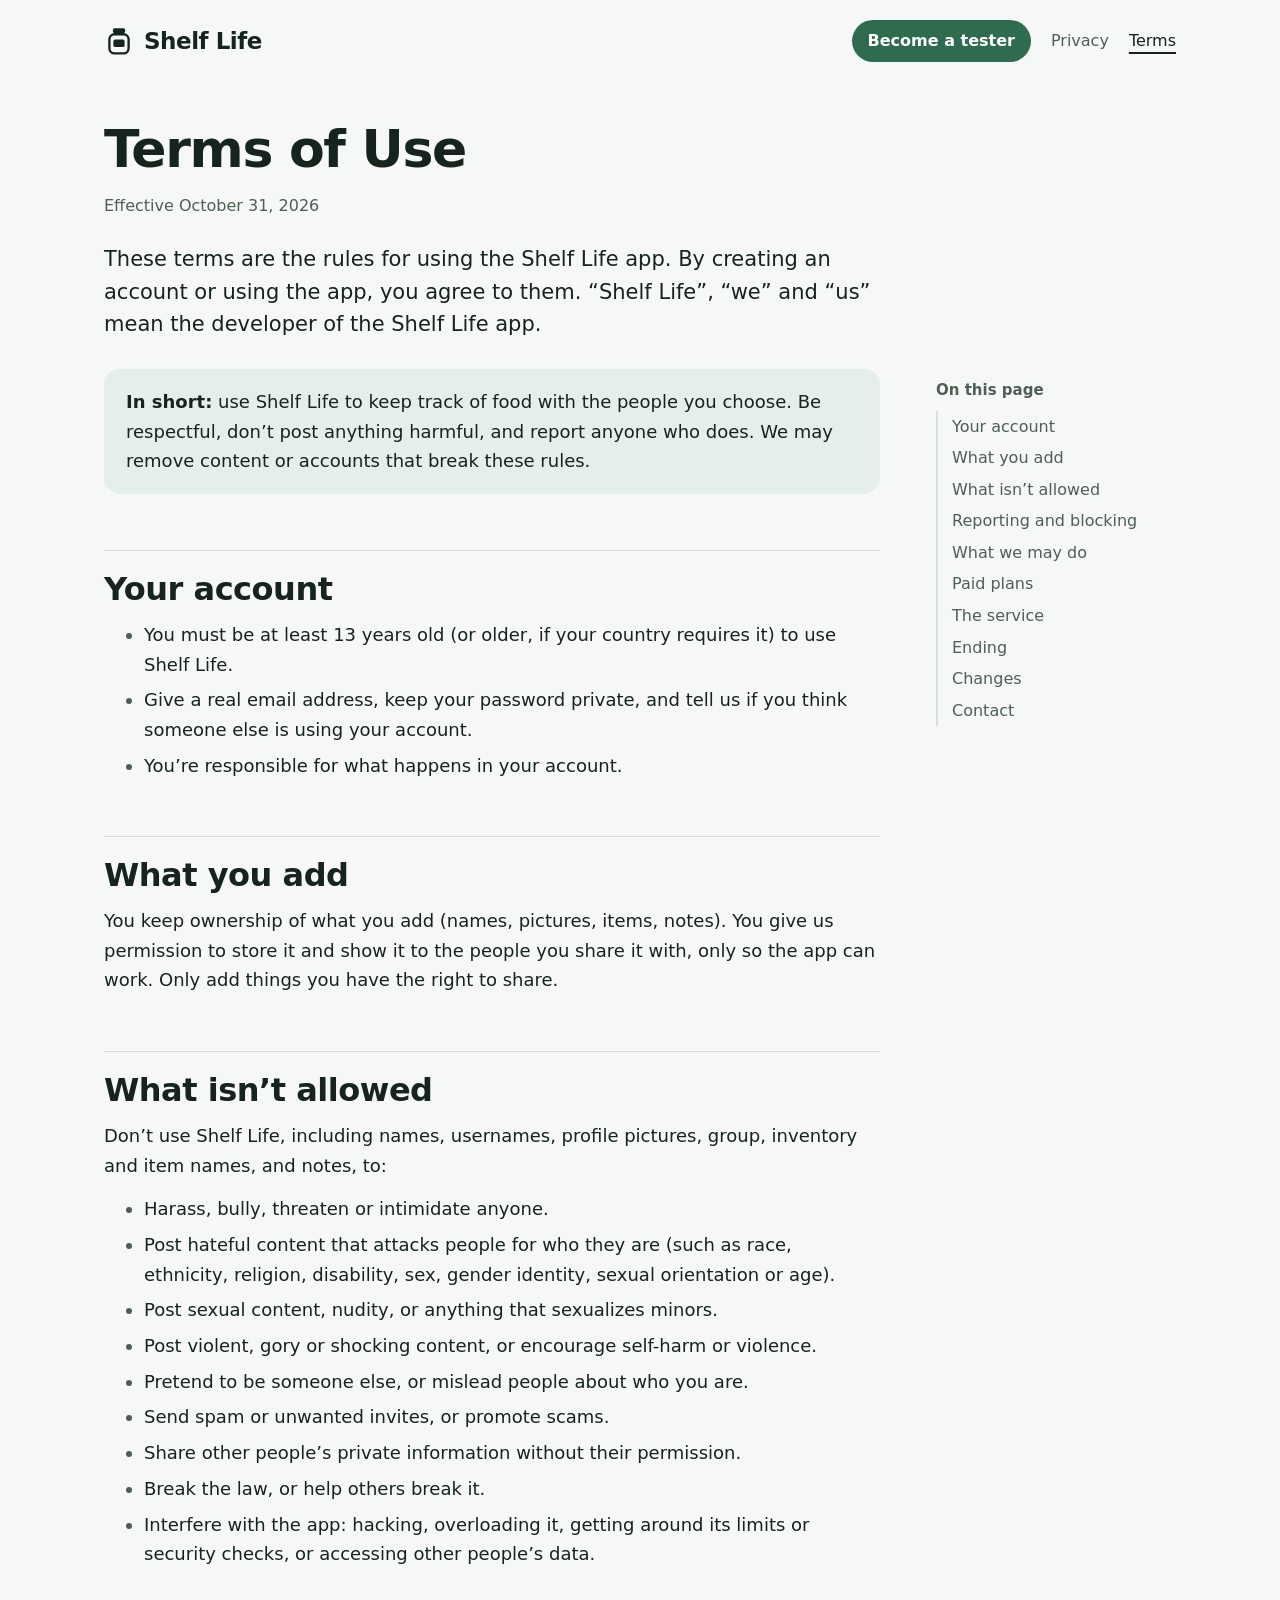
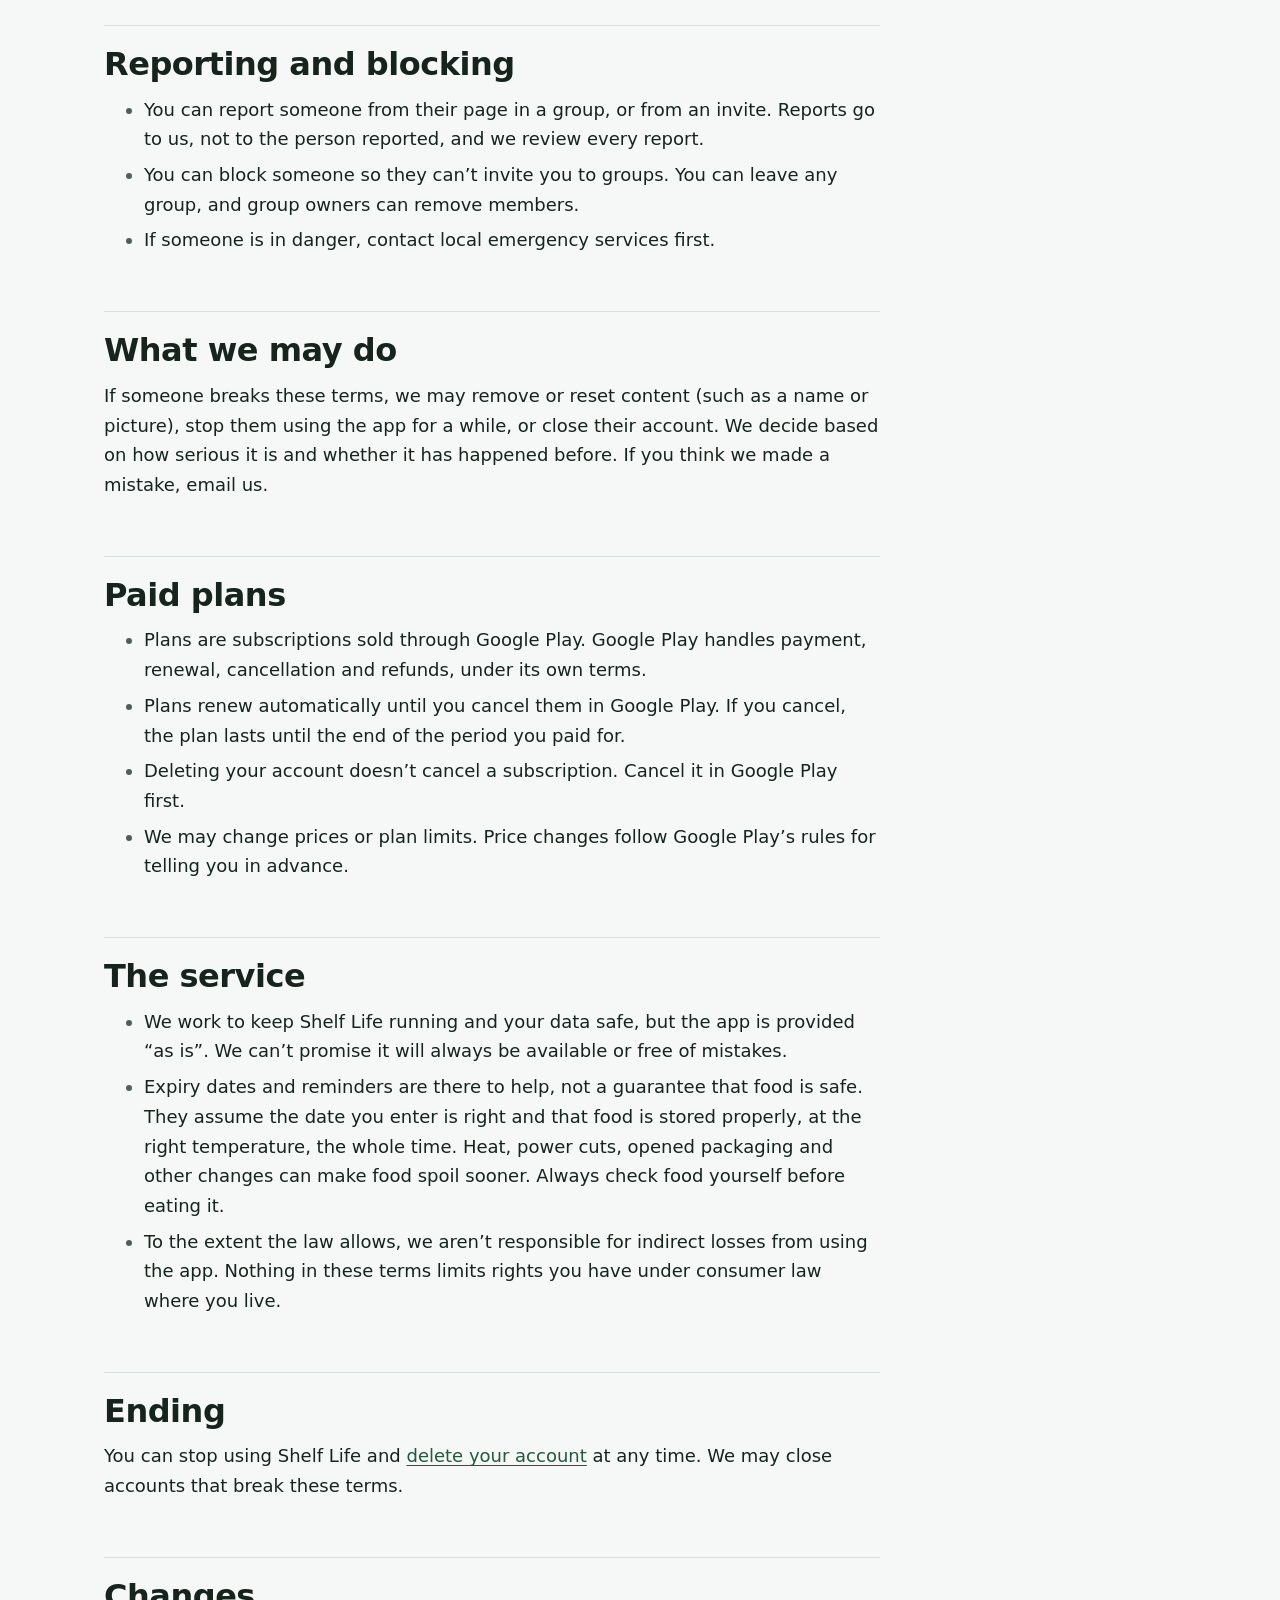
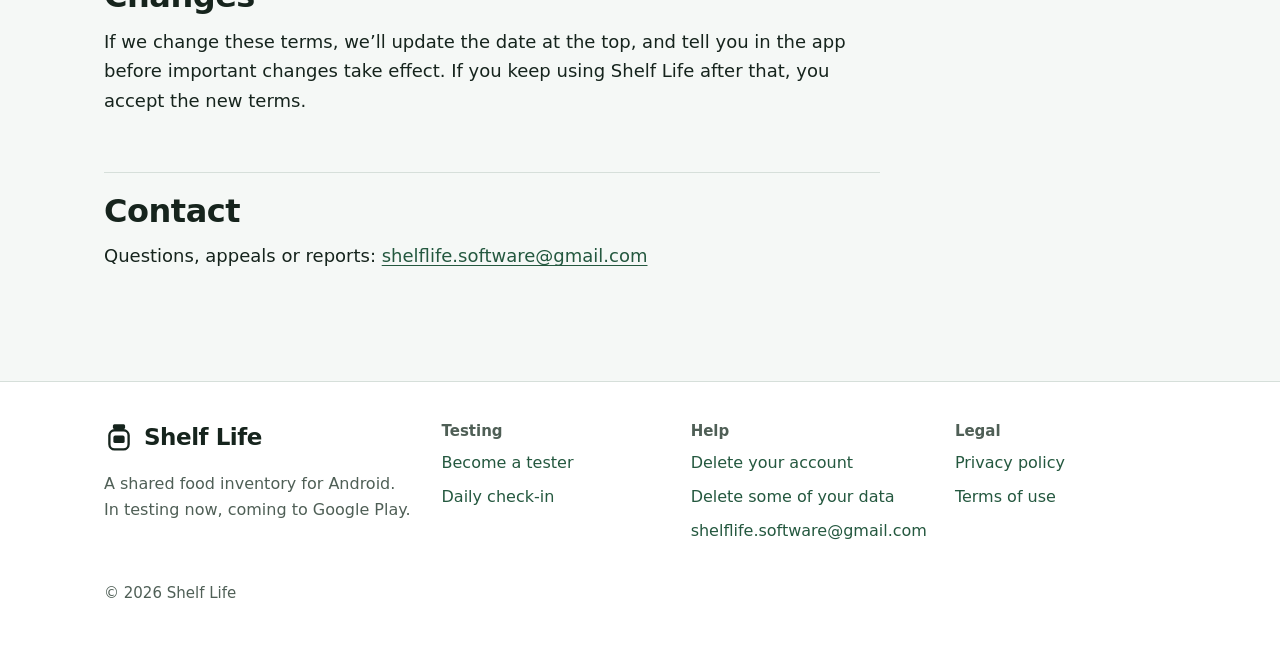
<file: terms.html>
<!doctype html>
<html lang="en">
<head>
  <meta charset="utf-8">
  <meta name="viewport" content="width=device-width, initial-scale=1">
  <title>Terms of Use · Shelf Life</title>
  <meta name="description" content="The rules for using Shelf Life, including what isn't allowed and how reports are handled.">
  <meta http-equiv="Content-Security-Policy" content="default-src 'self'; script-src 'self' 'unsafe-inline' https://challenges.cloudflare.com; style-src 'self' 'unsafe-inline' https://fonts.googleapis.com; font-src https://fonts.gstatic.com; img-src 'self' data:; connect-src https://ebxvcxdxijuygfoatgzl.supabase.co; frame-src https://challenges.cloudflare.com; object-src 'none'; base-uri 'none'; form-action 'self'">
  <meta name="referrer" content="strict-origin-when-cross-origin">
  <meta name="theme-color" content="#2f6b4f">
  <link rel="icon" href="data:image/svg+xml,%3Csvg xmlns='http://www.w3.org/2000/svg' viewBox='0 0 32 32'%3E%3Crect x='9.5' y='2.5' width='13' height='5' rx='1.6' fill='%232f6b4f'/%3E%3Crect x='5.75' y='8.75' width='20.5' height='20.5' rx='5.5' fill='white' stroke='%232f6b4f' stroke-width='2.5'/%3E%3Crect x='10' y='14.5' width='12' height='8' rx='2' fill='%232f6b4f'/%3E%3C/svg%3E">
  <link rel="preconnect" href="https://fonts.googleapis.com">
  <link rel="preconnect" href="https://fonts.gstatic.com" crossorigin>
  <link rel="stylesheet" href="https://fonts.googleapis.com/css2?family=Atkinson+Hyperlegible+Next:wght@400;700&family=Bricolage+Grotesque:opsz,wdth,wght@12..96,75..100,700..800&display=swap">
  <link rel="stylesheet" href="style.css">
</head>
<body>
  <a class="skip" href="#main">Skip to content</a>
  <header class="site">
    <a class="wordmark" href="./" aria-label="Shelf Life home"><svg viewBox="0 0 32 32" aria-hidden="true" focusable="false"><rect x="9.5" y="2.5" width="13" height="5" rx="1.6" fill="currentColor"/><rect x="5.75" y="8.75" width="20.5" height="20.5" rx="5.5" fill="none" stroke="currentColor" stroke-width="2.5"/><rect x="10" y="14.5" width="12" height="8" rx="2" fill="currentColor"/></svg>Shelf Life</a>
    <nav aria-label="Main">
      <a href="testers.html" class="nav-cta">Become a tester</a>
      <a href="privacy.html">Privacy</a>
      <a href="terms.html" aria-current="page">Terms</a>
    </nav>
  </header>

  <main id="main">
    <div class="page-head">
    <h1>Terms of Use</h1>
    <p class="updated">Effective October 31, 2026</p>

    <p class="lead">These terms are the rules for using the Shelf Life app. By creating an account or using the app,
      you agree to them. “Shelf Life”, “we” and “us” mean the developer of the Shelf Life app.</p>
    </div>
    <div class="doc">
      <aside class="toc" aria-labelledby="toc-title">
        <div class="sticky">
          <details open>
            <summary>On this page</summary>
            <h2 id="toc-title">On this page</h2>
            <ol>
            <li><a href="#accounts">Your account</a></li>
            <li><a href="#content">What you add</a></li>
            <li><a href="#not-allowed">What isn’t allowed</a></li>
            <li><a href="#reports">Reporting and blocking</a></li>
            <li><a href="#enforcement">What we may do</a></li>
            <li><a href="#plans">Paid plans</a></li>
            <li><a href="#service">The service</a></li>
            <li><a href="#ending">Ending</a></li>
            <li><a href="#changes">Changes</a></li>
            <li><a href="#contact">Contact</a></li>
            </ol>
          </details>
        </div>
      </aside>
      <div class="body">
      <div class="box">
        <p><strong>In short:</strong> use Shelf Life to keep track of food with the people you choose. Be respectful,
          don’t post anything harmful, and report anyone who does. We may remove content or accounts that break these rules.</p>
      </div>

      <h2 id="accounts">Your account</h2>
      <ul>
        <li>You must be at least 13 years old (or older, if your country requires it) to use Shelf Life.</li>
        <li>Give a real email address, keep your password private, and tell us if you think someone else is using your account.</li>
        <li>You’re responsible for what happens in your account.</li>
      </ul>

      <h2 id="content">What you add</h2>
      <p>You keep ownership of what you add (names, pictures, items, notes). You give us permission to store it and
        show it to the people you share it with, only so the app can work. Only add things you have the right to share.</p>

      <h2 id="not-allowed">What isn’t allowed</h2>
      <p>Don’t use Shelf Life, including names, usernames, profile pictures, group, inventory and item names, and notes, to:</p>
      <ul>
        <li>Harass, bully, threaten or intimidate anyone.</li>
        <li>Post hateful content that attacks people for who they are (such as race, ethnicity, religion, disability,
          sex, gender identity, sexual orientation or age).</li>
        <li>Post sexual content, nudity, or anything that sexualizes minors.</li>
        <li>Post violent, gory or shocking content, or encourage self-harm or violence.</li>
        <li>Pretend to be someone else, or mislead people about who you are.</li>
        <li>Send spam or unwanted invites, or promote scams.</li>
        <li>Share other people’s private information without their permission.</li>
        <li>Break the law, or help others break it.</li>
        <li>Interfere with the app: hacking, overloading it, getting around its limits or security checks, or
          accessing other people’s data.</li>
      </ul>

      <h2 id="reports">Reporting and blocking</h2>
      <ul>
        <li>You can report someone from their page in a group, or from an invite. Reports go to us, not to the person
          reported, and we review every report.</li>
        <li>You can block someone so they can’t invite you to groups. You can leave any group, and group owners can
          remove members.</li>
        <li>If someone is in danger, contact local emergency services first.</li>
      </ul>

      <h2 id="enforcement">What we may do</h2>
      <p>If someone breaks these terms, we may remove or reset content (such as a name or picture), stop them using
        the app for a while, or close their account. We decide based on how serious it is and whether it has happened
        before. If you think we made a mistake, email us.</p>

      <h2 id="plans">Paid plans</h2>
      <ul>
        <li>Plans are subscriptions sold through Google Play. Google Play handles payment, renewal, cancellation and
          refunds, under its own terms.</li>
        <li>Plans renew automatically until you cancel them in Google Play. If you cancel, the plan lasts until the end
          of the period you paid for.</li>
        <li>Deleting your account doesn’t cancel a subscription. Cancel it in Google Play first.</li>
        <li>We may change prices or plan limits. Price changes follow Google Play’s rules for telling you in advance.</li>
      </ul>

      <h2 id="service">The service</h2>
      <ul>
        <li>We work to keep Shelf Life running and your data safe, but the app is provided “as is”. We can’t promise it
          will always be available or free of mistakes.</li>
        <li>Expiry dates and reminders are there to help, not a guarantee that food is safe. They assume the date you enter
          is right and that food is stored properly, at the right temperature, the whole time. Heat, power cuts, opened
          packaging and other changes can make food spoil sooner. Always check food yourself before eating it.</li>
        <li>To the extent the law allows, we aren’t responsible for indirect losses from using the app. Nothing in these
          terms limits rights you have under consumer law where you live.</li>
      </ul>

      <h2 id="ending">Ending</h2>
      <p>You can stop using Shelf Life and <a href="delete-account.html">delete your account</a> at any time.
        We may close accounts that break these terms.</p>

      <h2 id="changes">Changes</h2>
      <p>If we change these terms, we’ll update the date at the top, and tell you in the app before important changes
        take effect. If you keep using Shelf Life after that, you accept the new terms.</p>

      <h2 id="contact">Contact</h2>
      <p>Questions, appeals or reports: <a href="mailto:shelflife.software@gmail.com">shelflife.software@gmail.com</a></p>
      </div>
    </div>
  </main>
  <script>
    // "On this page" starts folded on phones; it sits beside the text on wide screens.
    if (!matchMedia('(min-width: 1000px)').matches) document.querySelectorAll('.toc details').forEach(function (d) { d.open = false; });
  </script>

  <footer class="site">
    <div class="inner">
      <div class="about">
        <a class="wordmark" href="./" aria-label="Shelf Life home"><svg viewBox="0 0 32 32" aria-hidden="true" focusable="false"><rect x="9.5" y="2.5" width="13" height="5" rx="1.6" fill="currentColor"/><rect x="5.75" y="8.75" width="20.5" height="20.5" rx="5.5" fill="none" stroke="currentColor" stroke-width="2.5"/><rect x="10" y="14.5" width="12" height="8" rx="2" fill="currentColor"/></svg>Shelf Life</a>
        <p>A shared food inventory for Android. In testing now, coming to Google Play.</p>
      </div>
      <nav aria-labelledby="f-test"><h2 id="f-test">Testing</h2><ul>
        <li><a href="testers.html">Become a tester</a></li>
        <li><a href="testers.html#check-in">Daily check-in</a></li>
      </ul></nav>
      <nav aria-labelledby="f-help"><h2 id="f-help">Help</h2><ul>
        <li><a href="delete-account.html">Delete your account</a></li>
        <li><a href="delete-data.html">Delete some of your data</a></li>
        <li><a href="mailto:shelflife.software@gmail.com">shelflife.software@gmail.com</a></li>
      </ul></nav>
      <nav aria-labelledby="f-legal"><h2 id="f-legal">Legal</h2><ul>
        <li><a href="privacy.html">Privacy policy</a></li>
        <li><a href="terms.html">Terms of use</a></li>
      </ul></nav>
      <p class="legal">© 2026 Shelf Life</p>
    </div>
  </footer>
</body>
</html>
</file>
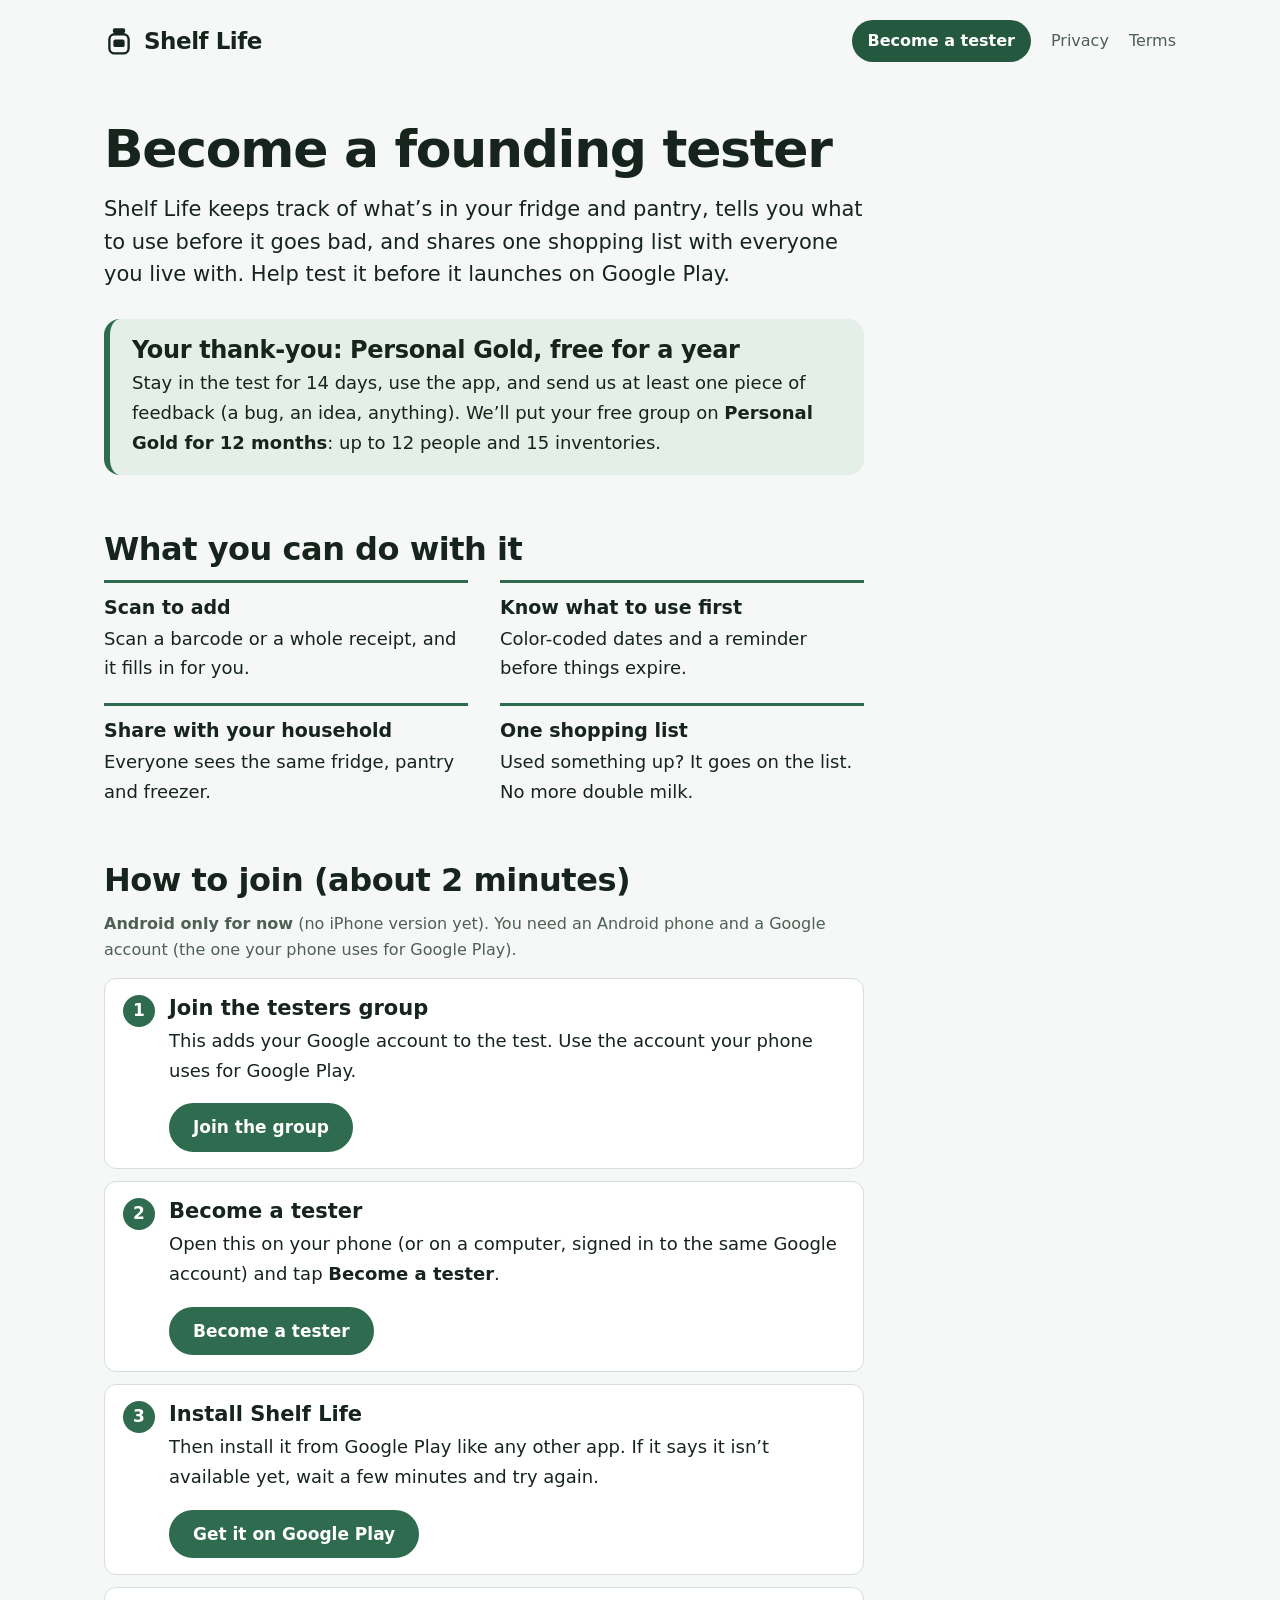
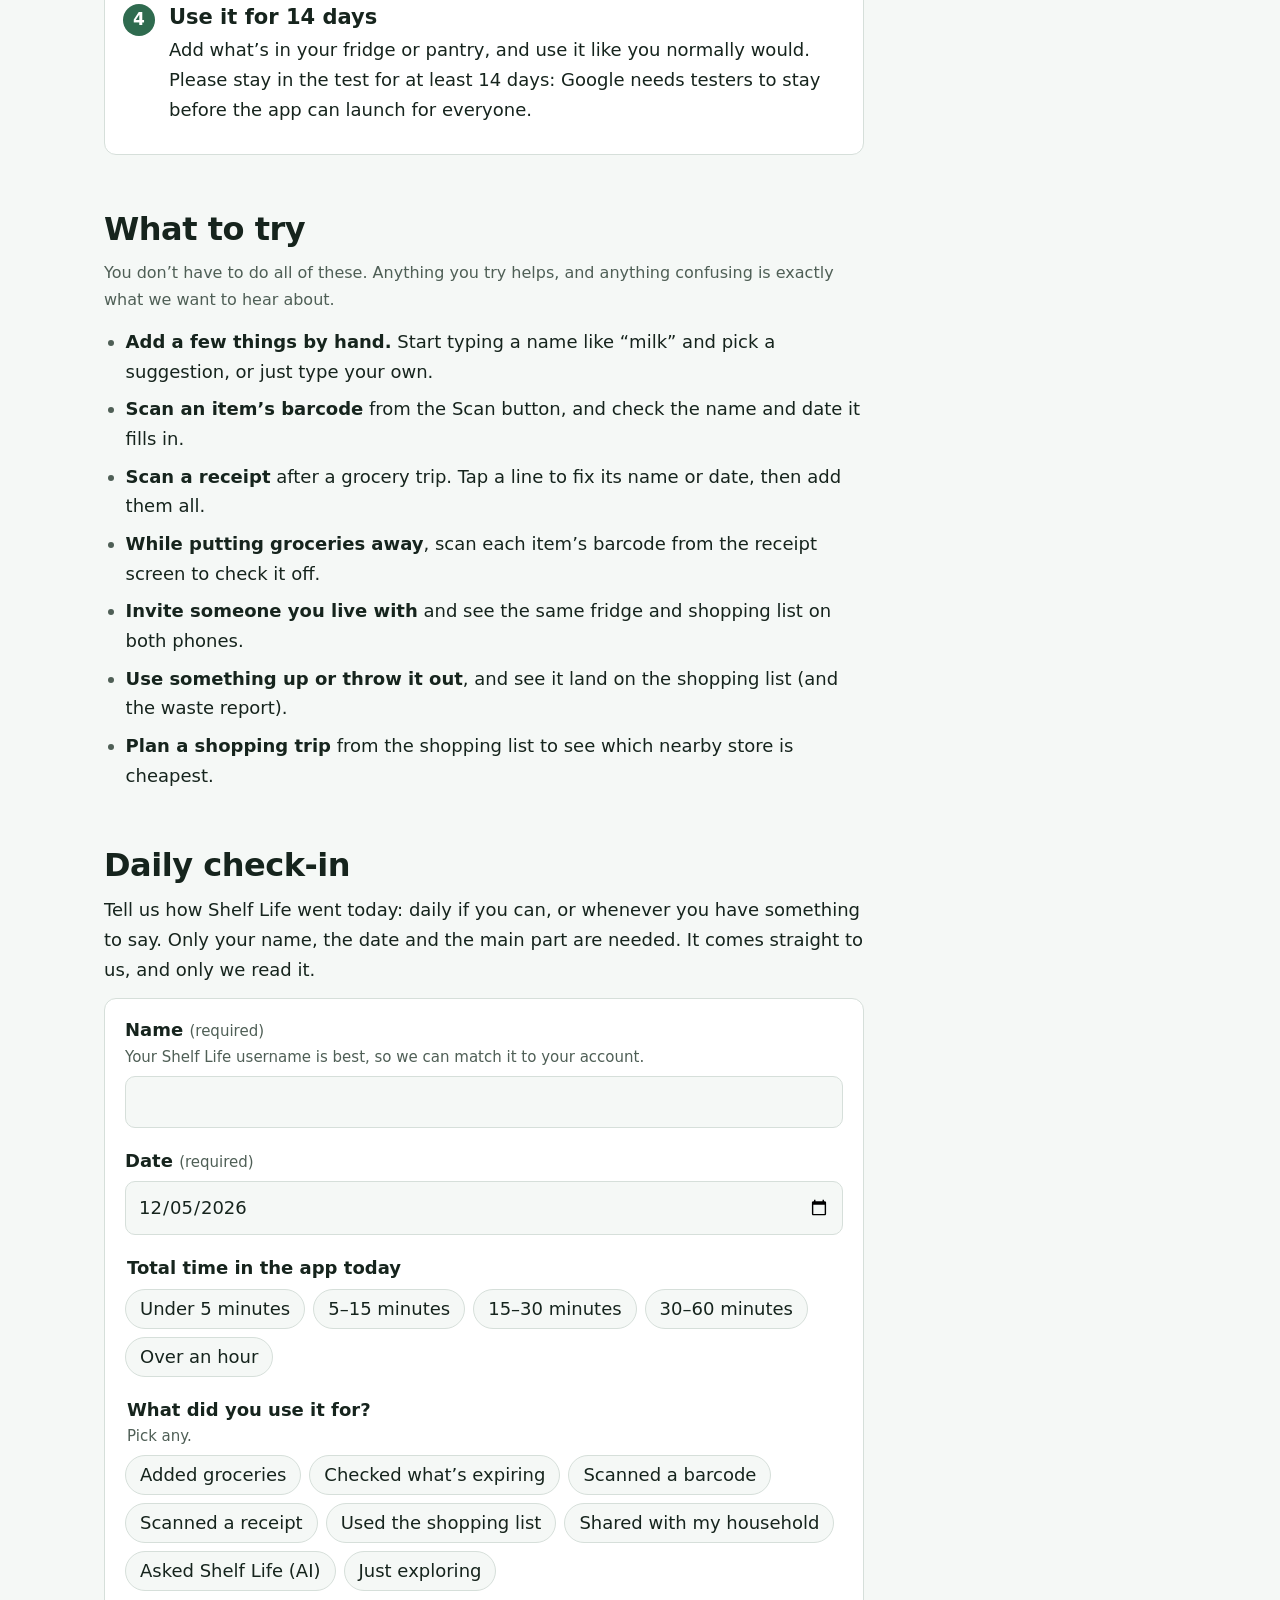
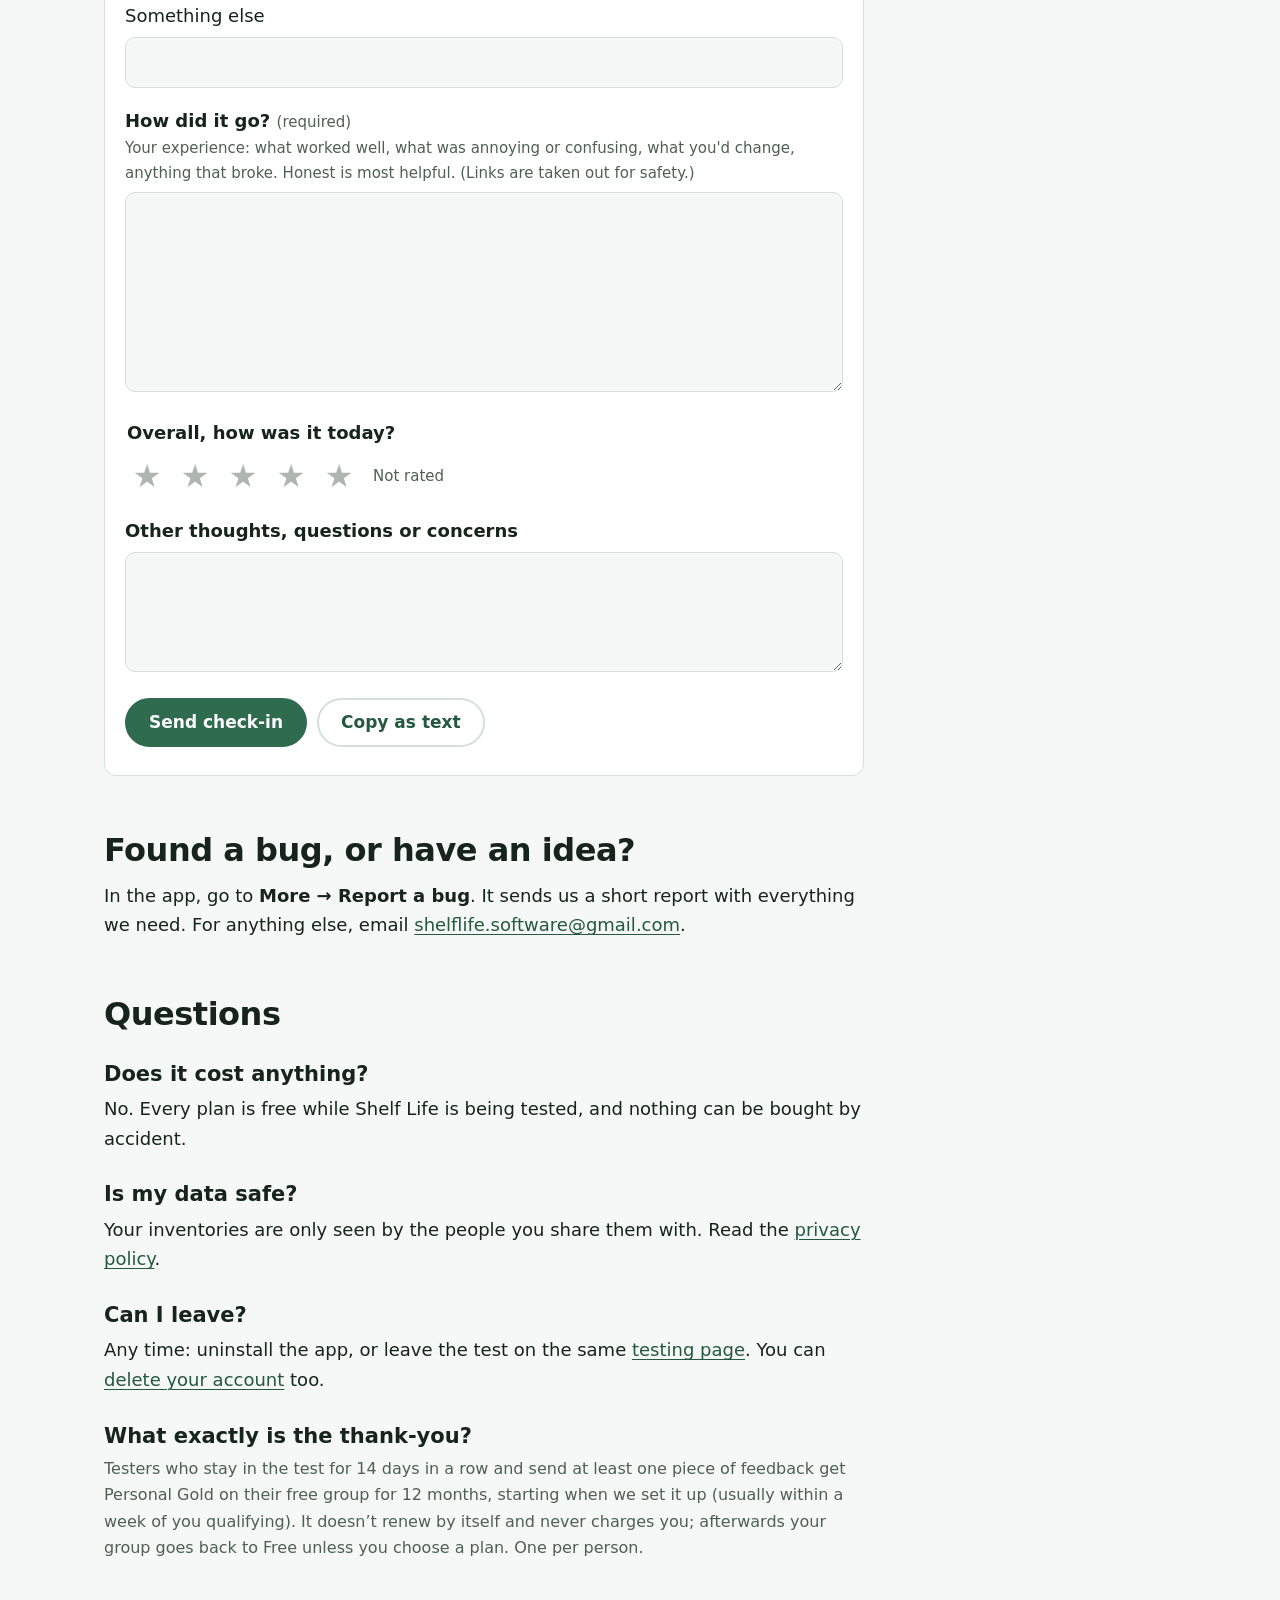
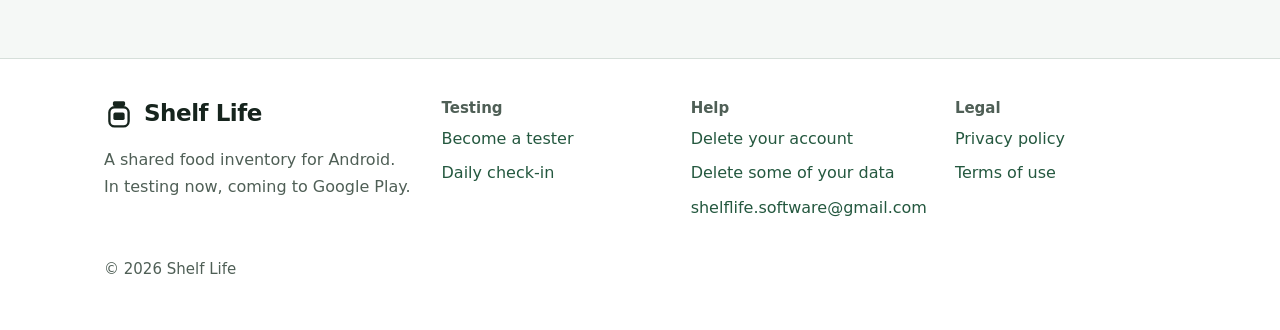
<file: testers.html>
<!doctype html>
<html lang="en">
<head>
  <meta charset="utf-8">
  <meta name="viewport" content="width=device-width, initial-scale=1">
  <title>Become a tester · Shelf Life</title>
  <meta name="description" content="Help test Shelf Life, a shared food inventory for Android, and get Personal Gold free for a year.">
  <meta property="og:title" content="Become a Shelf Life tester">
  <meta property="og:description" content="Know what’s in the fridge, use it before it expires, and share one list with your household. Testers get Personal Gold free for a year.">
  <meta http-equiv="Content-Security-Policy" content="default-src 'self'; script-src 'self' 'unsafe-inline' https://challenges.cloudflare.com; style-src 'self' 'unsafe-inline' https://fonts.googleapis.com; font-src https://fonts.gstatic.com; img-src 'self' data:; connect-src https://ebxvcxdxijuygfoatgzl.supabase.co; frame-src https://challenges.cloudflare.com; object-src 'none'; base-uri 'none'; form-action 'self'">
  <meta name="referrer" content="strict-origin-when-cross-origin">
  <meta name="theme-color" content="#2f6b4f">
  <link rel="icon" href="data:image/svg+xml,%3Csvg xmlns='http://www.w3.org/2000/svg' viewBox='0 0 32 32'%3E%3Crect x='9.5' y='2.5' width='13' height='5' rx='1.6' fill='%232f6b4f'/%3E%3Crect x='5.75' y='8.75' width='20.5' height='20.5' rx='5.5' fill='white' stroke='%232f6b4f' stroke-width='2.5'/%3E%3Crect x='10' y='14.5' width='12' height='8' rx='2' fill='%232f6b4f'/%3E%3C/svg%3E">
  <link rel="preconnect" href="https://fonts.googleapis.com">
  <link rel="preconnect" href="https://fonts.gstatic.com" crossorigin>
  <link rel="stylesheet" href="https://fonts.googleapis.com/css2?family=Atkinson+Hyperlegible+Next:wght@400;700&family=Bricolage+Grotesque:opsz,wdth,wght@12..96,75..100,700..800&display=swap">
  <link rel="stylesheet" href="style.css">
  <style>
    .steps { counter-reset: step; list-style: none; padding: 0; }
    .steps > li {
      counter-increment: step; position: relative; padding: 16px 20px 16px 64px; margin: 12px 0;
      background: var(--surface); border: 1px solid var(--line); border-radius: 12px;
    }
    .steps > li::before {
      content: counter(step); position: absolute; left: 18px; top: 16px; width: 32px; height: 32px;
      border-radius: 16px; background: var(--brand); color: var(--on-brand); font: 800 17px/1 var(--display);
      display: flex; align-items: center; justify-content: center;
    }
    .steps h3 { margin: 0 0 4px; }
    .steps .button { margin-top: 4px; }
    .steps > li { background: var(--surface); }
    .gift { border-left: 6px solid var(--brand); }
    .gift h2 { font-size: 24px; }
    .grid { display: grid; grid-template-columns: repeat(auto-fit, minmax(260px, 1fr)); gap: 20px 32px; margin: 12px 0; }
    .grid div { border-top: 3px solid var(--brand); padding: 12px 0 0; }
    .grid strong { display: block; font: 700 19px/1.3 var(--display); margin-bottom: 4px; }
    .tester-col { max-width: 760px; }
    /* Daily check-in */
    form.checkin { background: var(--surface); border: 1px solid var(--line); border-radius: 12px; padding: 16px 20px; }
    .field { margin: 0 0 18px; }
    .field > label, .field legend { display: block; font-weight: 700; margin-bottom: 6px; }
    .field .hint { display: block; font-weight: 400; color: var(--muted); font-size: 15px; }
    .req { color: var(--muted); font-weight: 400; font-size: 15px; }
    fieldset.field { border: 0; padding: 0; min-width: 0; }
    .checkin input[type=text], .checkin input[type=date], .checkin textarea {
      width: 100%; box-sizing: border-box; font: inherit; color: var(--text); background: var(--bg);
      border: 1px solid var(--line); border-radius: 10px; padding: 10px 12px; min-height: 44px;
    }
    .checkin textarea { min-height: 120px; resize: vertical; }
    .checkin textarea.main { min-height: 200px; }
    .checkin input:focus-visible, .checkin textarea:focus-visible, .choices input:focus-visible + span, .stars input:focus-visible + span {
      outline: 3px solid var(--brand); outline-offset: 2px;
    }
    .choices { display: flex; flex-wrap: wrap; gap: 8px; }
    .choices label { position: relative; cursor: pointer; }
    .choices input, .stars input { position: absolute; opacity: 0; width: 1px; height: 1px; }
    .choices span {
      display: inline-flex; align-items: center; min-height: 40px; padding: 0 14px; border-radius: 20px;
      border: 1px solid var(--line); background: var(--bg);
    }
    .choices input:checked + span { background: var(--brand); border-color: var(--brand); color: var(--bg); font-weight: 700; }
    .choices input:checked + span::before { content: "✓ "; white-space: pre; }
    .stars { display: flex; gap: 4px; flex-wrap: wrap; align-items: center; }
    .stars label { position: relative; cursor: pointer; }
    .stars label span { display: inline-flex; width: 44px; height: 44px; align-items: center; justify-content: center;
      font-size: 32px; line-height: 1; color: var(--muted); opacity: .45; border-radius: 8px; }
    .stars label span.on { color: #c98f00; opacity: 1; }
    .stars .said { margin-left: 8px; color: var(--muted); font-size: 15px; }
    .actions { display: flex; flex-wrap: wrap; gap: 10px; align-items: center; }
    .status { margin: 12px 0 0; font-weight: 600; }
    .status.bad { color: #b3261e; }
    @media (prefers-color-scheme: dark) { .status.bad { color: #f2b8b5; } .stars label span.on { color: #f5c542; } }
    .trap { position: absolute; left: -10000px; width: 1px; height: 1px; overflow: hidden; }
    #turnstile { margin: 0 0 14px; min-height: 0; }
      .try { padding-left: 1.2em; }
    .try li { margin: 0 0 8px; }
  </style>
</head>
<body>
  <a class="skip" href="#main">Skip to content</a>
  <header class="site">
    <a class="wordmark" href="./" aria-label="Shelf Life home"><svg viewBox="0 0 32 32" aria-hidden="true" focusable="false"><rect x="9.5" y="2.5" width="13" height="5" rx="1.6" fill="currentColor"/><rect x="5.75" y="8.75" width="20.5" height="20.5" rx="5.5" fill="none" stroke="currentColor" stroke-width="2.5"/><rect x="10" y="14.5" width="12" height="8" rx="2" fill="currentColor"/></svg>Shelf Life</a>
    <nav aria-label="Main">
      <a href="testers.html" class="nav-cta" aria-current="page">Become a tester</a>
      <a href="privacy.html">Privacy</a>
      <a href="terms.html">Terms</a>
    </nav>
  </header>

  <main id="main">
    <div class="tester-col">
    <div class="page-head">
    <h1>Become a founding tester</h1>
    <p class="lead">Shelf Life keeps track of what’s in your fridge and pantry, tells you what to use
      before it goes bad, and shares one shopping list with everyone you live with.
      Help test it before it launches on Google Play.</p>
    </div>

    <div class="box gift">
      <h2 style="border:0;margin:0 0 4px;padding:0">Your thank-you: Personal Gold, free for a year</h2>
      <p style="margin:0">Stay in the test for 14 days, use the app, and send us at least one piece of feedback
        (a bug, an idea, anything). We’ll put your free group on <strong>Personal Gold for 12 months</strong>:
        up to 12 people and 15 inventories.</p>
    </div>

    <h2>What you can do with it</h2>
    <div class="grid">
      <div><strong>Scan to add</strong>Scan a barcode or a whole receipt, and it fills in for you.</div>
      <div><strong>Know what to use first</strong>Color-coded dates and a reminder before things expire.</div>
      <div><strong>Share with your household</strong>Everyone sees the same fridge, pantry and freezer.</div>
      <div><strong>One shopping list</strong>Used something up? It goes on the list. No more double milk.</div>
    </div>

    <h2>How to join (about 2 minutes)</h2>
    <p class="small"><strong>Android only for now</strong> (no iPhone version yet). You need an Android phone and a Google account (the one your phone uses for Google Play).</p>
    <ol class="steps">
      <li>
        <h3>Join the testers group</h3>
        <p>This adds your Google account to the test. Use the account your phone uses for Google Play.</p>
        <a class="button" href="https://groups.google.com/g/shelf-life-testers/about">Join the group</a>
      </li>
      <li>
        <h3>Become a tester</h3>
        <p>Open this on your phone (or on a computer, signed in to the same Google account) and tap <strong>Become a tester</strong>.</p>
        <a class="button" href="https://play.google.com/apps/testing/com.olson.shelflife">Become a tester</a>
      </li>
      <li>
        <h3>Install Shelf Life</h3>
        <p>Then install it from Google Play like any other app. If it says it isn’t available yet, wait a few minutes and try again.</p>
        <a class="button" href="https://play.google.com/store/apps/details?id=com.olson.shelflife">Get it on Google Play</a>
      </li>
      <li>
        <h3>Use it for 14 days</h3>
        <p>Add what’s in your fridge or pantry, and use it like you normally would. Please stay in the test for at least
          14 days: Google needs testers to stay before the app can launch for everyone.</p>
      </li>
    </ol>

    <h2 id="what-to-try">What to try</h2>
    <p class="small">You don’t have to do all of these. Anything you try helps, and anything confusing is exactly what we want to hear about.</p>
    <ul class="try">
      <li><strong>Add a few things by hand.</strong> Start typing a name like “milk” and pick a suggestion, or just type your own.</li>
      <li><strong>Scan an item’s barcode</strong> from the Scan button, and check the name and date it fills in.</li>
      <li><strong>Scan a receipt</strong> after a grocery trip. Tap a line to fix its name or date, then add them all.</li>
      <li><strong>While putting groceries away</strong>, scan each item’s barcode from the receipt screen to check it off.</li>
      <li><strong>Invite someone you live with</strong> and see the same fridge and shopping list on both phones.</li>
      <li><strong>Use something up or throw it out</strong>, and see it land on the shopping list (and the waste report).</li>
      <li><strong>Plan a shopping trip</strong> from the shopping list to see which nearby store is cheapest.</li>
    </ul>

    <h2 id="check-in">Daily check-in</h2>
    <p>Tell us how Shelf Life went today: daily if you can, or whenever you have something to say. Only your name,
      the date and the main part are needed. It comes straight to us, and only we read it.</p>
    <form class="checkin" id="checkin" novalidate>
      <div class="field">
        <label for="ci-name">Name <span class="req">(required)</span>
          <span class="hint">Your Shelf Life username is best, so we can match it to your account.</span></label>
        <input type="text" id="ci-name" name="name" maxlength="40" autocomplete="nickname" required>
      </div>
      <div class="field">
        <label for="ci-date">Date <span class="req">(required)</span></label>
        <input type="date" id="ci-date" name="date" required>
      </div>
      <fieldset class="field">
        <legend>Total time in the app today</legend>
        <div class="choices" id="ci-time"></div>
      </fieldset>
      <fieldset class="field">
        <legend>What did you use it for? <span class="hint">Pick any.</span></legend>
        <div class="choices" id="ci-reasons"></div>
        <label for="ci-other" style="display:block;margin-top:10px;font-weight:400">Something else</label>
        <input type="text" id="ci-other" name="otherReason" maxlength="100">
      </fieldset>
      <div class="field">
        <label for="ci-body">How did it go? <span class="req">(required)</span>
          <span class="hint">Your experience: what worked well, what was annoying or confusing, what you'd change,
            anything that broke. Honest is most helpful. (Links are taken out for safety.)</span></label>
        <textarea id="ci-body" name="body" class="main" maxlength="5000" required></textarea>
      </div>
      <fieldset class="field">
        <legend>Overall, how was it today?</legend>
        <div class="stars" id="ci-stars"></div>
      </fieldset>
      <div class="field">
        <label for="ci-outro">Other thoughts, questions or concerns</label>
        <textarea id="ci-outro" name="outro" maxlength="3000"></textarea>
      </div>
      <div class="trap" aria-hidden="true">
        <label for="ci-website">Leave this empty</label>
        <input type="text" id="ci-website" name="website" tabindex="-1" autocomplete="off">
      </div>
      <div id="turnstile"></div>
      <div class="actions">
        <button type="submit" class="button" id="ci-send">Send check-in</button>
        <button type="button" class="button plain" id="ci-copy">Copy as text</button>
      </div>
      <p class="status" id="ci-status" role="status" aria-live="polite"></p>
    </form>

    <h2>Found a bug, or have an idea?</h2>
    <p>In the app, go to <strong>More → Report a bug</strong>. It sends us a short report with everything we need.
      For anything else, email <a href="mailto:shelflife.software@gmail.com?subject=Shelf%20Life%20tester">shelflife.software@gmail.com</a>.</p>

    <h2>Questions</h2>
    <h3>Does it cost anything?</h3>
    <p>No. Every plan is free while Shelf Life is being tested, and nothing can be bought by accident.</p>
    <h3>Is my data safe?</h3>
    <p>Your inventories are only seen by the people you share them with. Read the <a href="privacy.html">privacy policy</a>.</p>
    <h3>Can I leave?</h3>
    <p>Any time: uninstall the app, or leave the test on the same <a href="https://play.google.com/apps/testing/com.olson.shelflife">testing page</a>.
      You can <a href="delete-account.html">delete your account</a> too.</p>
    <h3>What exactly is the thank-you?</h3>
    <p class="small">Testers who stay in the test for 14 days in a row and send at least one piece of feedback get Personal Gold
      on their free group for 12 months, starting when we set it up (usually within a week of you qualifying).
      It doesn’t renew by itself and never charges you; afterwards your group goes back to Free unless you choose a plan.
      One per person.</p>
    </div>
  </main>

  <footer class="site">
    <div class="inner">
      <div class="about">
        <a class="wordmark" href="./" aria-label="Shelf Life home"><svg viewBox="0 0 32 32" aria-hidden="true" focusable="false"><rect x="9.5" y="2.5" width="13" height="5" rx="1.6" fill="currentColor"/><rect x="5.75" y="8.75" width="20.5" height="20.5" rx="5.5" fill="none" stroke="currentColor" stroke-width="2.5"/><rect x="10" y="14.5" width="12" height="8" rx="2" fill="currentColor"/></svg>Shelf Life</a>
        <p>A shared food inventory for Android. In testing now, coming to Google Play.</p>
      </div>
      <nav aria-labelledby="f-test"><h2 id="f-test">Testing</h2><ul>
        <li><a href="testers.html">Become a tester</a></li>
        <li><a href="testers.html#check-in">Daily check-in</a></li>
      </ul></nav>
      <nav aria-labelledby="f-help"><h2 id="f-help">Help</h2><ul>
        <li><a href="delete-account.html">Delete your account</a></li>
        <li><a href="delete-data.html">Delete some of your data</a></li>
        <li><a href="mailto:shelflife.software@gmail.com">shelflife.software@gmail.com</a></li>
      </ul></nav>
      <nav aria-labelledby="f-legal"><h2 id="f-legal">Legal</h2><ul>
        <li><a href="privacy.html">Privacy policy</a></li>
        <li><a href="terms.html">Terms of use</a></li>
      </ul></nav>
      <p class="legal">© 2026 Shelf Life</p>
    </div>
  </footer>
  <script>
  // Daily check-in: sent to the tester-report Edge Function (database file 45),
  // which saves it and emails it to us. The site key below is public.
  (function () {
    var ENDPOINT = 'https://ebxvcxdxijuygfoatgzl.supabase.co/functions/v1/tester-report';
    var SITE_KEY = '0x4AAAAAAFr4QhzUGJZVrLt6';
    var TIMES = ['Under 5 minutes', '5–15 minutes', '15–30 minutes', '30–60 minutes', 'Over an hour'];
    var REASONS = ['Added groceries', 'Checked what’s expiring', 'Scanned a barcode', 'Scanned a receipt',
      'Used the shopping list', 'Shared with my household', 'Asked Shelf Life (AI)', 'Just exploring'];
    var STAR_WORDS = ['', 'Poor', 'Not great', 'Okay', 'Good', 'Great'];
    var form = document.getElementById('checkin');
    var status = document.getElementById('ci-status');
    var send = document.getElementById('ci-send');
    var token = '';
    var widget = null;

    function el(tag, attrs, text) {
      var e = document.createElement(tag);
      for (var k in attrs) e.setAttribute(k, attrs[k]);
      if (text) e.textContent = text;
      return e;
    }
    function choice(box, type, name, value, text) {
      var label = el('label');
      label.appendChild(el('input', { type: type, name: name, value: value }));
      label.appendChild(el('span', {}, text || value));
      box.appendChild(label);
    }
    TIMES.forEach(function (t) { choice(document.getElementById('ci-time'), 'radio', 'timeUsed', t); });
    REASONS.forEach(function (r) { choice(document.getElementById('ci-reasons'), 'checkbox', 'reasons', r); });

    var stars = document.getElementById('ci-stars');
    for (var n = 1; n <= 5; n++) {
      var label = el('label');
      label.appendChild(el('input', { type: 'radio', name: 'rating', value: String(n), 'aria-label': n + (n === 1 ? ' star' : ' stars') + ', ' + STAR_WORDS[n] }));
      label.appendChild(el('span', { 'aria-hidden': 'true' }, '★'));
      stars.appendChild(label);
    }
    var said = el('span', { 'class': 'said', 'aria-hidden': 'true' }, 'Not rated');
    stars.appendChild(said);
    function paintStars() {
      var v = Number((form.querySelector('input[name=rating]:checked') || {}).value || 0);
      stars.querySelectorAll('label span').forEach(function (s, i) { s.className = i < v ? 'on' : ''; });
      said.textContent = v ? v + ' of 5 · ' + STAR_WORDS[v] : 'Not rated';
    }
    stars.addEventListener('change', paintStars);

    function today() {
      var d = new Date();
      return d.getFullYear() + '-' + String(d.getMonth() + 1).padStart(2, '0') + '-' + String(d.getDate()).padStart(2, '0');
    }
    document.getElementById('ci-date').value = today();
    try { document.getElementById('ci-name').value = localStorage.getItem('shelfLifeTesterName') || ''; } catch (e) {}

    function read() {
      var f = new FormData(form);
      return {
        name: (f.get('name') || '').trim(),
        date: f.get('date') || '',
        timeUsed: f.get('timeUsed') || '',
        reasons: f.getAll('reasons'),
        otherReason: (f.get('otherReason') || '').trim(),
        body: (f.get('body') || '').trim(),
        rating: f.get('rating') ? Number(f.get('rating')) : null,
        outro: (f.get('outro') || '').trim(),
        website: f.get('website') || ''
      };
    }
    function asText(r) {
      var used = r.reasons.slice();
      if (r.otherReason) used.push('Other: ' + r.otherReason);
      var star = r.rating ? '★★★★★'.slice(0, r.rating) + '☆☆☆☆☆'.slice(0, 5 - r.rating) + ' (' + r.rating + ' of 5)' : '(not given)';
      return ['SHELF LIFE TESTER CHECK-IN', '',
        'Name:        ' + (r.name || '(not given)'),
        'Date:        ' + r.date,
        'Time in app: ' + (r.timeUsed || '(not given)'),
        'Used it to:  ' + (used.length ? used.join(', ') : '(not given)'), '',
        'EXPERIENCE', r.body || '(not given)', '',
        'OVERALL: ' + star, '',
        'OTHER THOUGHTS / QUESTIONS', r.outro || '(none)'].join('\n');
    }
    function say(text, bad) { status.textContent = text; status.className = 'status' + (bad ? ' bad' : ''); }
    function problem(r) {
      if (!r.name) return ['ci-name', 'Please add your name or Shelf Life username.'];
      if (!r.date) return ['ci-date', 'Please choose the date.'];
      if (r.body.length < 10) return ['ci-body', 'Please tell us a little about how it went (at least a sentence).'];
      return null;
    }

    document.getElementById('ci-copy').addEventListener('click', function () {
      var text = asText(read());
      var done = function () { say('Copied. Paste it anywhere, like our Discord or an email.'); };
      if (navigator.clipboard && navigator.clipboard.writeText) {
        navigator.clipboard.writeText(text).then(done, function () { say('Couldn’t copy here. Please select the text and copy it yourself.', true); });
      } else {
        say('Couldn’t copy here. Please select the text and copy it yourself.', true);
      }
    });

    window.shelfLifeTurnstile = function () {
      if (!window.turnstile || SITE_KEY.indexOf('REPLACE') === 0) return;
      widget = turnstile.render('#turnstile', {
        sitekey: SITE_KEY,
        theme: matchMedia('(prefers-color-scheme: dark)').matches ? 'dark' : 'light',
        callback: function (t) { token = t; },
        'expired-callback': function () { token = ''; },
        'error-callback': function () { token = ''; }
      });
    };

    form.addEventListener('submit', function (ev) {
      ev.preventDefault();
      var r = read();
      var p = problem(r);
      if (p) { say(p[1], true); document.getElementById(p[0]).focus(); return; }
      if (!token) { say('Please finish the security check just above the Send button, then send again.', true); return; }
      r.token = token;
      send.disabled = true;
      say('Sending…');
      fetch(ENDPOINT, { method: 'POST', headers: { 'Content-Type': 'application/json' }, body: JSON.stringify(r) })
        .then(function (res) { return res.json().catch(function () { return {}; }).then(function (j) { return { ok: res.ok, j: j }; }); })
        .then(function (x) {
          if (!x.ok) throw new Error(x.j.error || 'Something went wrong. Please try again.');
          try { localStorage.setItem('shelfLifeTesterName', r.name); } catch (e) {}
          ['ci-body', 'ci-outro', 'ci-other'].forEach(function (id) { document.getElementById(id).value = ''; });
          form.querySelectorAll('input[type=radio], input[type=checkbox]').forEach(function (i) { i.checked = false; });
          paintStars();
          say('Thank you! Your check-in was sent. See you tomorrow.');
        })
        .catch(function (e) {
          say((e && e.message ? e.message : 'Couldn’t send.') + ' You can also use “Copy as text” and email it to shelflife.software@gmail.com.', true);
        })
        .then(function () {
          send.disabled = false;
          token = '';
          if (widget !== null && window.turnstile) turnstile.reset(widget);
        });
    });
  })();
  </script>
  <script src="https://challenges.cloudflare.com/turnstile/v0/api.js?render=explicit&onload=shelfLifeTurnstile" async defer></script>
</body>
</html>
</file>
<file: style.css>
/* Shelf Life website. One stylesheet for every page.
   Type: Bricolage Grotesque (headings, wordmark) and Atkinson Hyperlegible Next
   (everything you read; designed by the Braille Institute for low-vision readers).
   Color: the app's herb green, with the same date colors the app uses
   (amber = use soon, tomato = today/expired). */
:root {
  --bg: #f5f8f6;          /* fridge white */
  --surface: #ffffff;
  --text: #16241d;        /* ink */
  --muted: #4f5f56;
  --line: #d6dfda;
  --brand: #2f6b4f;       /* herb */
  --brand-strong: #24583f;
  --brand-soft: #e3efe8;  /* mint wash */
  --link: #24583f;
  --amber: #8a5300;
  --amber-soft: #fbedd6;
  --tomato: #a3241b;
  --tomato-soft: #fbe3e0;
  --fresh: #2f6b4f;
  --fresh-soft: #e3efe8;
  --on-brand: #ffffff;
  --display: "Bricolage Grotesque", "Segoe UI", system-ui, sans-serif;
  --body: "Atkinson Hyperlegible Next", "Atkinson Hyperlegible", system-ui, -apple-system, "Segoe UI", Roboto, sans-serif;
  --wide: 1120px;
  --read: 70ch;
  color-scheme: light dark;
}
@media (prefers-color-scheme: dark) {
  :root {
    --bg: #0f1613;
    --surface: #17201b;
    --text: #e6eee9;
    --muted: #a9b7af;
    --line: #2a3530;
    --brand: #7cc4a0;
    --brand-strong: #9ad6b6;
    --brand-soft: #1c2b24;
    --link: #8fd3b0;
    --amber: #f2b45a;
    --amber-soft: #33270f;
    --tomato: #f2a39b;
    --tomato-soft: #3a1c19;
    --fresh: #8fd3b0;
    --fresh-soft: #1c2b24;
    --on-brand: #0f1613;
  }
}

* { box-sizing: border-box; }
html { -webkit-text-size-adjust: 100%; scroll-padding-top: 24px; }
body {
  margin: 0;
  background: var(--bg);
  color: var(--text);
  font: 400 18px/1.65 var(--body);
  font-optical-sizing: auto;
}
img, svg { max-width: 100%; }
a { color: var(--link); text-underline-offset: 3px; text-decoration-thickness: 1px; }
a:hover { text-decoration-thickness: 2px; }
:focus-visible { outline: 3px solid var(--brand); outline-offset: 3px; border-radius: 4px; }
.skip {
  position: absolute; left: -999px; top: 8px; z-index: 10;
  background: var(--brand); color: var(--on-brand); padding: 10px 14px; border-radius: 8px; font-weight: 700;
}
.skip:focus { left: 8px; }
@media (prefers-reduced-motion: reduce) { * { scroll-behavior: auto !important; transition: none !important; animation: none !important; } }

/* ---------- Header ---------- */
header.site {
  max-width: var(--wide); margin: 0 auto; padding: 20px 24px;
  display: flex; align-items: center; justify-content: space-between; gap: 12px 24px; flex-wrap: wrap;
}
.wordmark {
  display: inline-flex; align-items: center; gap: 10px; text-decoration: none; color: var(--text);
  font: 800 23px/1 var(--display); letter-spacing: -0.02em; font-stretch: 90%;
}
.wordmark svg { width: 30px; height: 30px; flex: none; }
header.site nav { display: flex; align-items: center; gap: 4px 20px; flex-wrap: wrap; }
header.site nav a { color: var(--muted); text-decoration: none; font-size: 16px; padding: 6px 0; }
header.site nav a:hover, header.site nav a[aria-current="page"] { color: var(--text); text-decoration: underline; text-decoration-thickness: 2px; text-underline-offset: 6px; }
header.site nav a.nav-cta {
  color: var(--on-brand); background: var(--brand); padding: 8px 16px; border-radius: 999px; font-weight: 700;
}
header.site nav a.nav-cta:hover, header.site nav a.nav-cta[aria-current="page"] { color: var(--on-brand); background: var(--brand-strong); text-decoration: none; }

/* ---------- Type ---------- */
h1, h2, h3 { font-family: var(--display); color: var(--text); font-optical-sizing: auto; }
h1 { font-size: clamp(36px, 5vw, 52px); line-height: 1.05; letter-spacing: -0.025em; font-weight: 800; margin: 8px 0 16px; text-wrap: balance; }
h2 { font-size: clamp(26px, 3vw, 32px); line-height: 1.15; letter-spacing: -0.015em; font-weight: 750; margin: 56px 0 12px; text-wrap: balance; }
h3 { font-size: 21px; line-height: 1.3; font-weight: 700; margin: 28px 0 6px; }
p, ul, ol, table, dl { margin: 0 0 14px; }
li { margin-bottom: 6px; }
li::marker { color: var(--muted); }
strong { font-weight: 700; }
.lead { font-size: 21px; line-height: 1.55; color: var(--text); max-width: 60ch; }
.updated { color: var(--muted); font-size: 16px; margin: 0 0 24px; }
.small { color: var(--muted); font-size: 16px; }

/* ---------- Buttons ---------- */
.button {
  display: inline-flex; align-items: center; justify-content: center; gap: 8px; min-height: 48px;
  padding: 12px 22px; border-radius: 999px; background: var(--brand); color: var(--on-brand);
  font: 700 17px/1.2 var(--body); text-decoration: none; border: 2px solid var(--brand); cursor: pointer;
}
.button:hover { background: var(--brand-strong); border-color: var(--brand-strong); text-decoration: none; }
.button.plain { background: transparent; color: var(--link); border-color: var(--line); }
.button.plain:hover { border-color: var(--brand); background: var(--brand-soft); }
.button[disabled] { opacity: .5; cursor: default; }

/* ---------- Page frames ---------- */
main { max-width: var(--wide); margin: 0 auto; padding: 8px 24px 0; }
.page-head { max-width: var(--read); padding: 24px 0 8px; }
.page-head .lead { margin-bottom: 0; }

/* Long documents: reading column, with "On this page" beside it on wide screens. */
.doc { display: grid; gap: 0 56px; }
.doc .body { max-width: var(--read); min-width: 0; }
.doc .body > h2:first-child { margin-top: 24px; }
.toc { font-size: 16px; }
.toc h2 { font: 700 15px/1.3 var(--body); color: var(--muted); margin: 0 0 8px; letter-spacing: 0; }
.toc ol { list-style: none; padding: 0; margin: 0; border-left: 2px solid var(--line); }
.toc li { margin: 0; }
.toc a { display: block; padding: 5px 0 5px 14px; margin-left: -2px; border-left: 2px solid transparent; color: var(--muted); text-decoration: none; line-height: 1.35; }
.toc a:hover { color: var(--text); border-left-color: var(--brand); }
.toc details { background: var(--surface); border: 1px solid var(--line); border-radius: 12px; padding: 12px 16px; margin: 8px 0 8px; }
.toc summary { cursor: pointer; font-weight: 700; color: var(--text); }
.toc details ol { margin-top: 10px; }
.doc .body h2 { padding-top: 20px; border-top: 1px solid var(--line); }
@media (min-width: 1000px) {
  .doc { grid-template-columns: minmax(0, 1fr) 240px; }
  .toc { grid-column: 2; grid-row: 1; }
  .doc .body { grid-column: 1; grid-row: 1; }
  .toc .sticky { position: sticky; top: 24px; padding-top: 32px; }
  .toc details { background: none; border: 0; padding: 0; margin: 0; }
  .toc summary { display: none; }
}
@media (max-width: 999px) {
  .toc h2 { display: none; }
}

/* Callouts and tables */
.box { background: var(--brand-soft); border-radius: 16px; padding: 18px 22px; margin: 20px 0; }
.box p:last-child, .box ul:last-child, .box ol:last-child { margin-bottom: 0; }
.box > :first-child { margin-top: 0; }
.table-wrap { overflow-x: auto; margin: 0 0 16px; border: 1px solid var(--line); border-radius: 12px; background: var(--surface); }
table { border-collapse: collapse; width: 100%; margin: 0; font-size: 16px; }
th, td { text-align: left; vertical-align: top; padding: 12px 14px; border-bottom: 1px solid var(--line); }
tr:last-child td { border-bottom: 0; }
th { font-size: 15px; color: var(--muted); font-weight: 700; background: var(--bg); }

/* ---------- Footer ---------- */
footer.site { margin-top: 96px; border-top: 1px solid var(--line); background: var(--surface); }
footer.site .inner {
  max-width: var(--wide); margin: 0 auto; padding: 40px 24px 48px;
  display: grid; gap: 28px; grid-template-columns: 1fr;
}
footer.site .about p { color: var(--muted); font-size: 16px; max-width: 36ch; margin: 10px 0 0; }
footer.site h2 { font: 700 15px/1.3 var(--body); color: var(--muted); margin: 0 0 8px; letter-spacing: 0; border: 0; padding: 0; }
footer.site ul { list-style: none; padding: 0; margin: 0; font-size: 16px; }
footer.site li { margin-bottom: 8px; }
footer.site .legal { grid-column: 1 / -1; color: var(--muted); font-size: 15px; margin: 0; }
@media (min-width: 760px) { footer.site .inner { grid-template-columns: 1.4fr 1fr 1fr 1fr; } }

/* ---------- Home ---------- */
.hero { display: grid; gap: 40px; align-items: center; padding: 32px 0 24px; }
.hero h1 { font-size: clamp(42px, 6.4vw, 72px); line-height: 1; letter-spacing: -0.035em; max-width: 13ch; }
.hero .lead { margin-bottom: 28px; }
.hero .actions { display: flex; flex-wrap: wrap; gap: 12px; align-items: center; }
.hero .note { color: var(--muted); font-size: 16px; margin: 16px 0 0; }
@media (min-width: 900px) { .hero { grid-template-columns: 1.1fr 0.9fr; gap: 64px; padding: 56px 0 40px; } }

/* The "Use first" list: a little of what the app shows you. */
.shelf {
  background: var(--surface); border: 1px solid var(--line); border-radius: 24px; padding: 22px 22px 10px;
  box-shadow: 0 1px 0 var(--line), 0 24px 48px -32px rgba(22, 36, 29, .45);
  max-width: 460px; width: 100%; justify-self: center;
}
.shelf header { display: flex; justify-content: space-between; align-items: baseline; gap: 12px; margin-bottom: 6px; }
.shelf header strong { font: 750 22px/1.2 var(--display); letter-spacing: -0.01em; }
.shelf header span { color: var(--muted); font-size: 15px; }
.shelf ul { list-style: none; padding: 0; margin: 0; }
.shelf li { display: flex; align-items: center; gap: 14px; padding: 14px 0; border-top: 1px solid var(--line); margin: 0; }
.shelf li:first-child { border-top: 0; }
.shelf .what { flex: 1; min-width: 0; }
.shelf .what b { display: block; font-weight: 700; line-height: 1.3; }
.shelf .what small { color: var(--muted); font-size: 15px; }
.date {
  flex: none; font-weight: 700; font-size: 15px; line-height: 1; padding: 8px 12px; border-radius: 999px;
  border: 1.5px solid currentColor; white-space: nowrap;
}
.date.today { color: var(--tomato); background: var(--tomato-soft); }
.date.soon { color: var(--amber); background: var(--amber-soft); }
.date.fresh { color: var(--fresh); background: var(--fresh-soft); }

.features { display: grid; gap: 8px 48px; margin: 8px 0 0; padding: 0; list-style: none; }
.features li { display: grid; grid-template-columns: 44px 1fr; grid-template-rows: auto 1fr; gap: 4px 16px; padding: 22px 0; border-top: 1px solid var(--line); margin: 0; }
.features svg { width: 32px; height: 32px; color: var(--brand); grid-row: span 2; margin-top: 2px; }
.features h3 { margin: 0; font-size: 22px; }
.features p { margin: 0; color: var(--muted); }
@media (min-width: 760px) { .features { grid-template-columns: 1fr 1fr; } }

.section-intro { max-width: 60ch; color: var(--muted); }
.band {
  margin: 72px 0 0; padding: 36px clamp(22px, 4vw, 48px); border-radius: 28px; background: var(--brand-soft);
  display: grid; gap: 20px 48px; align-items: center;
}
.band h2 { margin: 0 0 8px; }
.band p { margin: 0; max-width: 56ch; }
@media (min-width: 860px) { .band { grid-template-columns: 1fr auto; } }

.steps-inline { counter-reset: s; list-style: none; padding: 0; margin: 16px 0 0; display: grid; gap: 0 40px; }
.steps-inline li { counter-increment: s; padding: 18px 0 18px 56px; position: relative; border-top: 1px solid var(--line); margin: 0; }
.steps-inline li::before {
  content: counter(s); position: absolute; left: 0; top: 16px; width: 38px; height: 38px; border-radius: 50%;
  border: 2px solid var(--brand); color: var(--brand); font: 800 18px/34px var(--display); text-align: center;
}
.steps-inline b { display: block; font-size: 19px; }
.steps-inline span { color: var(--muted); }
@media (min-width: 860px) { .steps-inline { grid-template-columns: repeat(3, 1fr); } }
footer.site ul a { text-decoration: none; }
footer.site ul a:hover { text-decoration: underline; }
</file>
